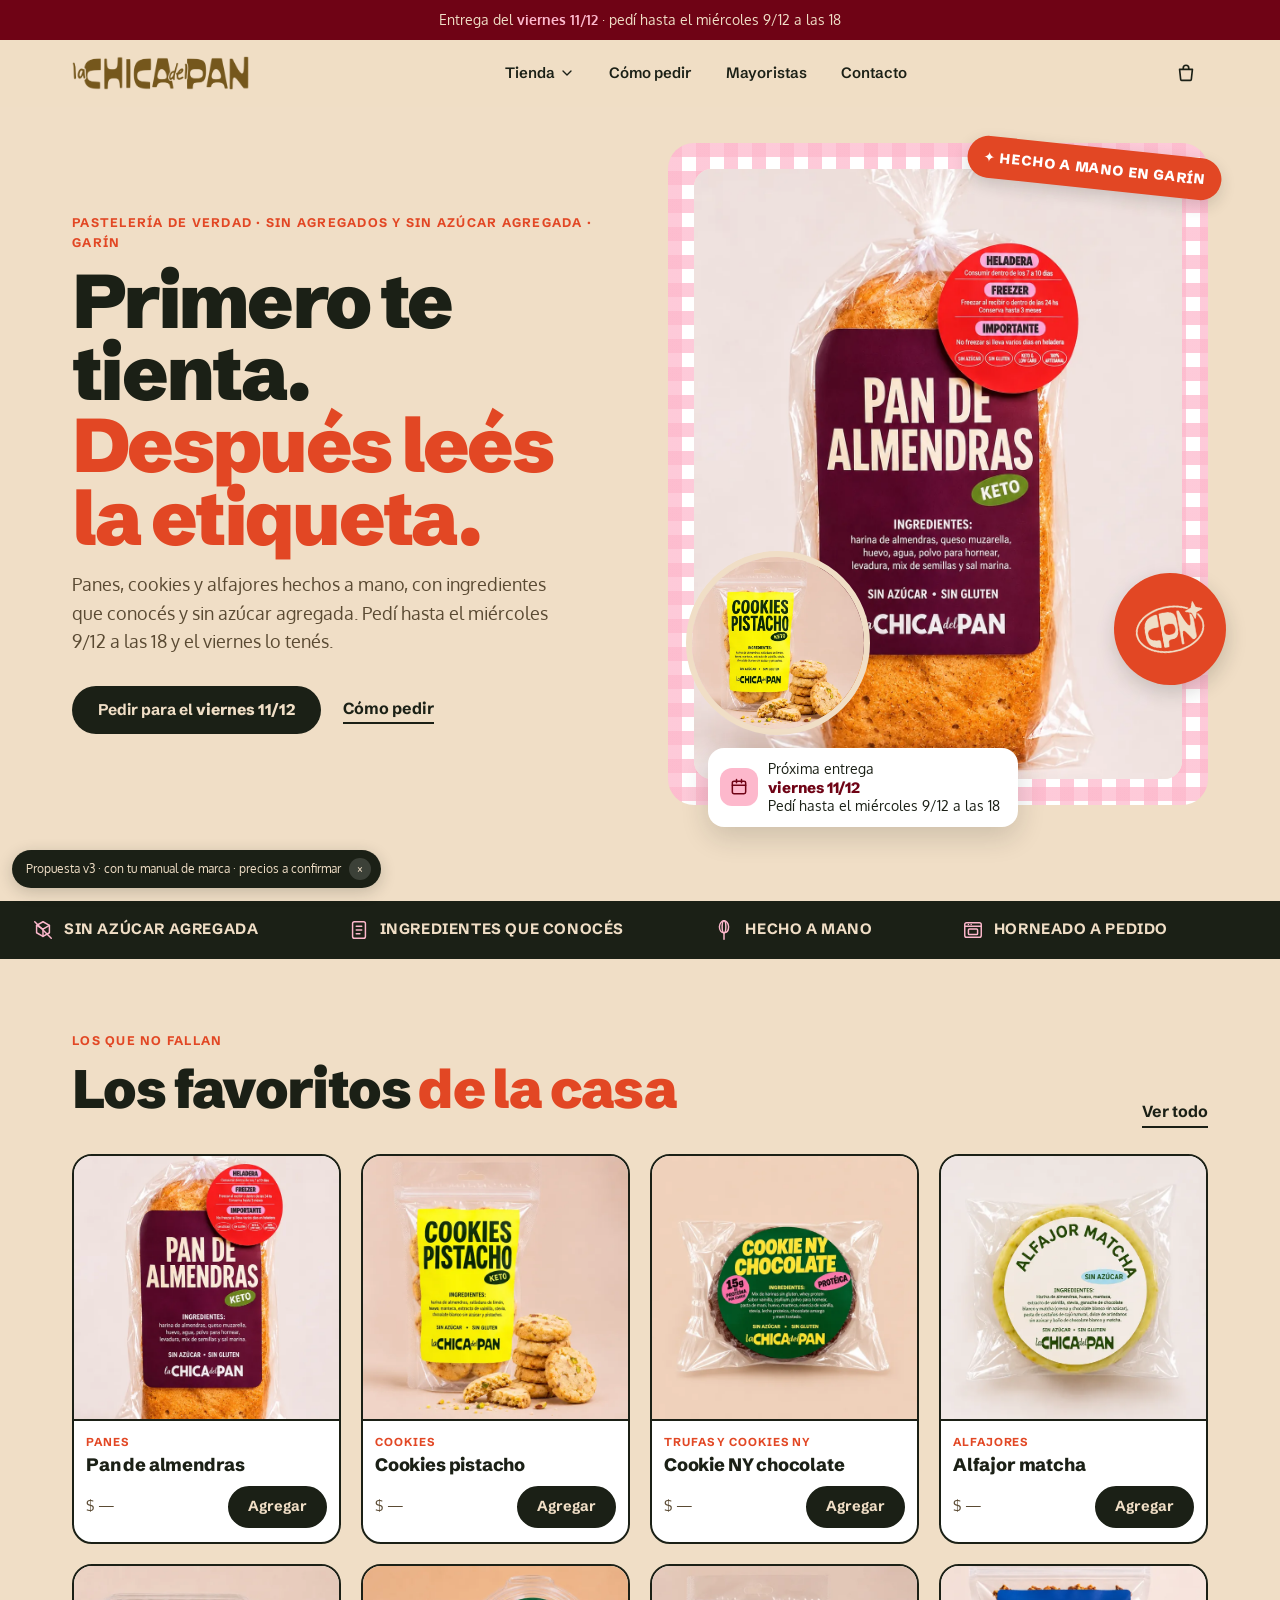
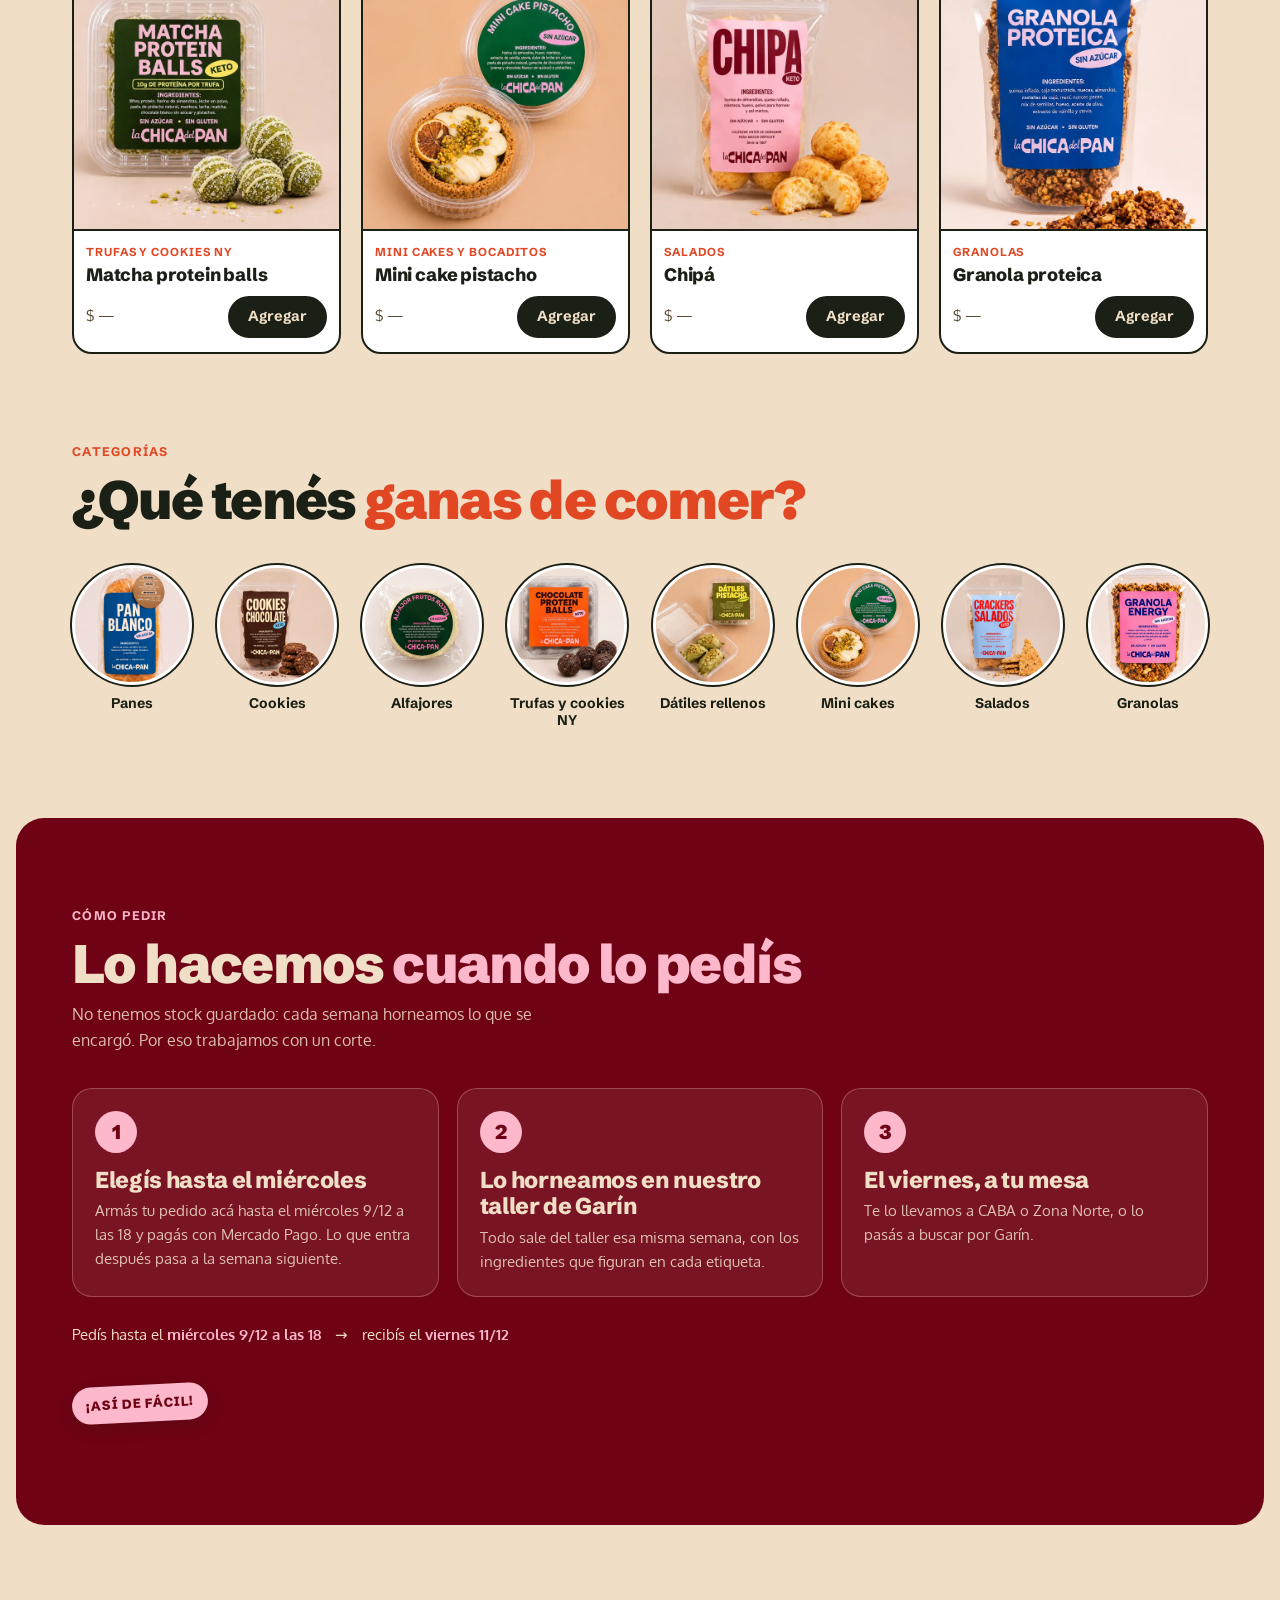
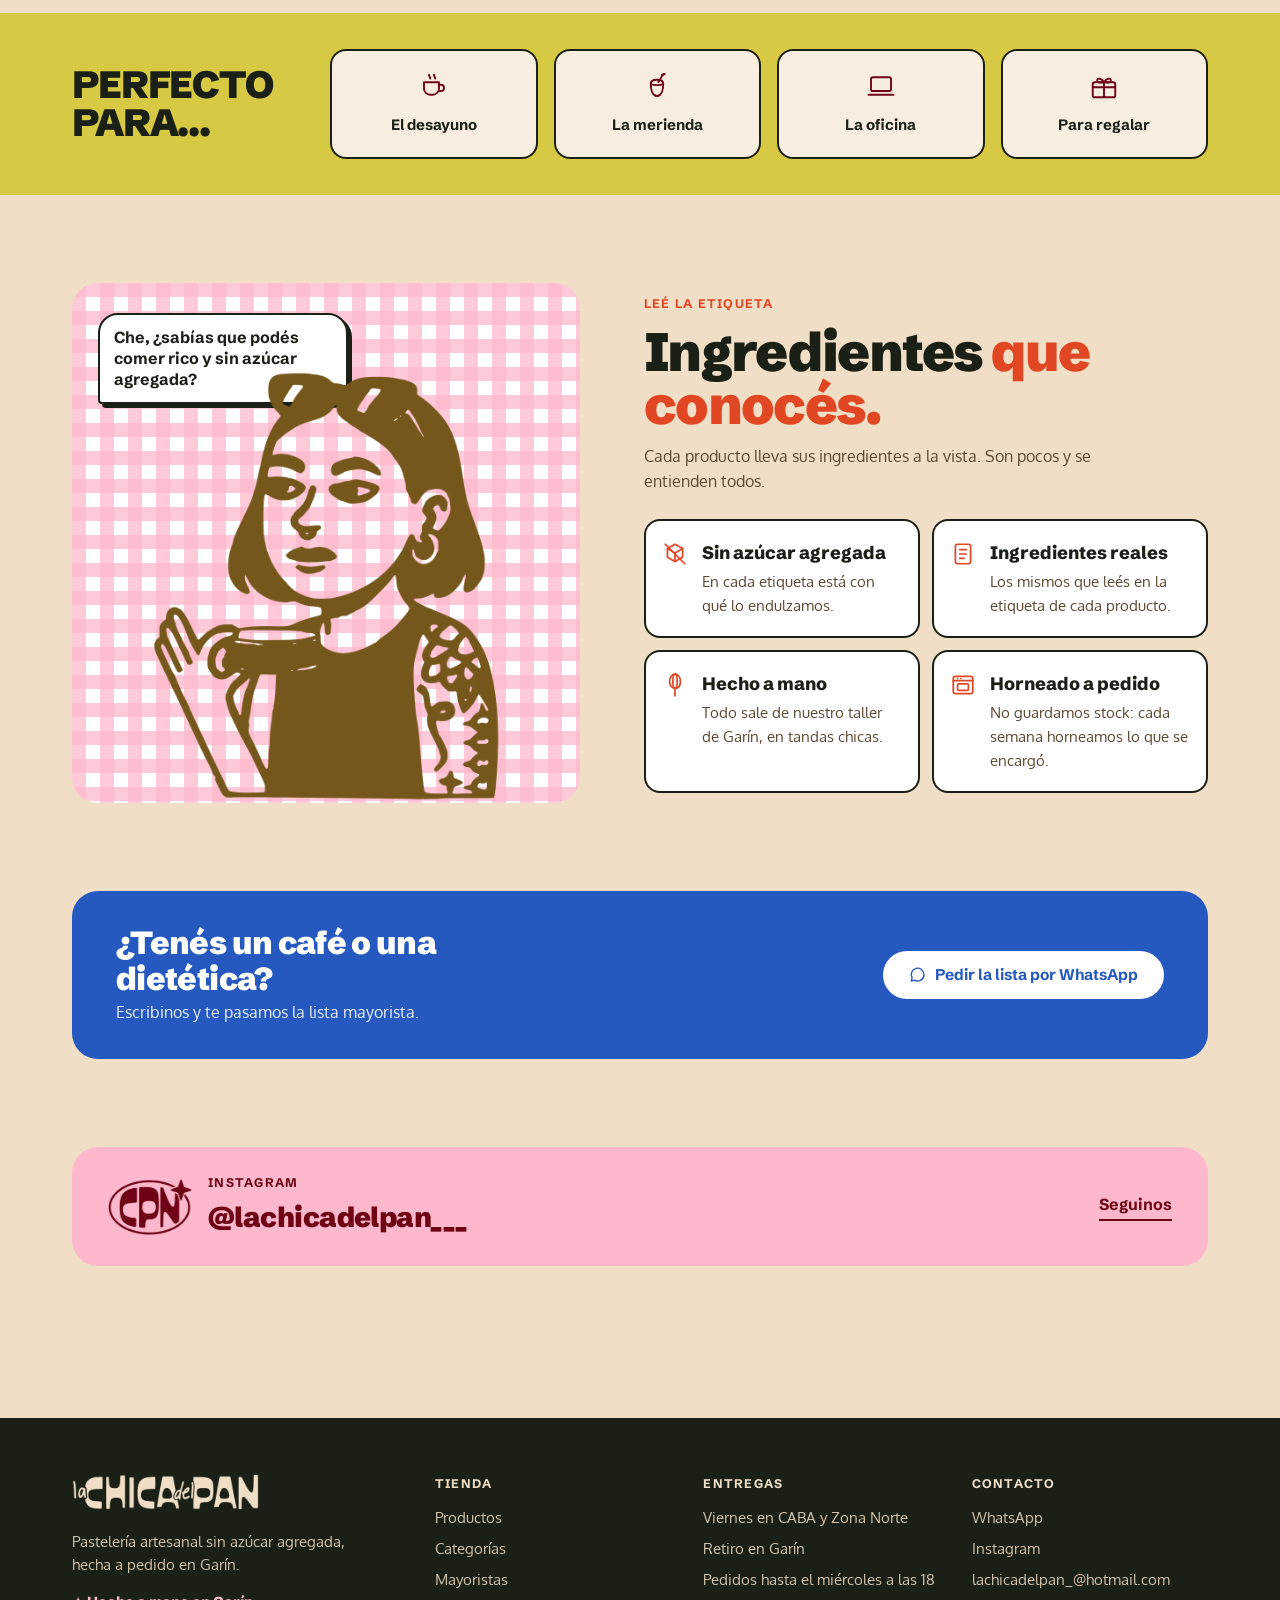
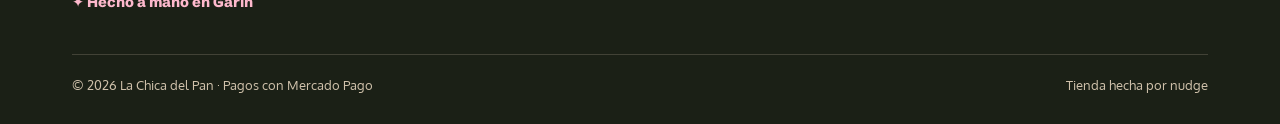
<file: index.html>
<!doctype html>
<html lang="es-AR">
<head>
<meta charset="utf-8">
<meta name="viewport" content="width=device-width, initial-scale=1, viewport-fit=cover">
<title>La Chica del Pan · Pastelería sin azúcar agregada, hecha a pedido en Garín</title>
<meta name="description" content="Panes, cookies y alfajores hechos a mano, con ingredientes que conocés y sin azúcar agregada. Hechos a pedido en Garín, entregas los viernes en CABA y Zona Norte.">
<meta name="robots" content="noindex, nofollow">
<link rel="icon" type="image/png" href="assets/marca/favicon.png">
<meta name="theme-color" content="#F0DEC6">
<link rel="preconnect" href="https://fonts.googleapis.com">
<link rel="preconnect" href="https://fonts.gstatic.com" crossorigin>
<link href="https://fonts.googleapis.com/css2?family=Oxygen:wght@300;400;700&family=Schibsted+Grotesk:wght@400..900&display=swap" rel="stylesheet">
<link rel="stylesheet" href="assets/css/style.css">
<link rel="preload" as="image" href="assets/img/pan-de-almendras-1200.webp">
</head>
<body>

<div class="cutoff-bar">Entrega del <strong data-friday>viernes</strong> · pedí hasta el <span data-cutoff>miércoles a las 18</span></div>

<header class="site-header">
  <div class="wrap header-row">
    <button class="icon-btn menu-toggle" type="button" data-open="menu" aria-controls="menu" aria-expanded="false" aria-label="Abrir menú">
      <svg viewBox="0 0 24 24" fill="none" stroke="currentColor" stroke-width="1.8" stroke-linecap="round"><path d="M4 7h16M4 12h16M4 17h10"/></svg>
    </button>
    <a class="logo" href="index.html" aria-label="La Chica del Pan, inicio"><span class="logo-img"></span></a>
    <nav class="nav-main" aria-label="Principal">
      <button class="nav-mega" type="button" aria-expanded="false" aria-controls="mega-tienda">Tienda<svg viewBox="0 0 24 24" fill="none" stroke="currentColor" stroke-width="2" stroke-linecap="round" stroke-linejoin="round" aria-hidden="true"><path d="M6 9l6 6 6-6"/></svg></button>
      <a href="#como-pedir">Cómo pedir</a>
      <a href="#mayoristas">Mayoristas</a>
      <a href="#contacto">Contacto</a>
    </nav>
    <div class="header-actions">
      <button class="icon-btn" type="button" data-open="cart" aria-controls="cart" aria-expanded="false" aria-label="Ver carrito">
        <svg viewBox="0 0 24 24" fill="none" stroke="currentColor" stroke-width="1.8" stroke-linejoin="round"><path d="M5 8h14l-1.2 11.1a1 1 0 0 1-1 .9H7.2a1 1 0 0 1-1-.9L5 8z"/><path d="M9 8V6.5a3 3 0 0 1 6 0V8"/></svg>
        <span class="cart-count" aria-live="polite">0</span>
      </button>
    </div>
  </div>
  <div class="mega" id="mega-tienda" role="region" aria-label="Tienda" hidden></div>
</header>

<div class="drawer-backdrop"></div>
<aside class="drawer drawer-left" id="menu" aria-label="Menú" aria-hidden="true" inert>
  <div class="drawer-head">
    <a class="logo" href="index.html" aria-label="La Chica del Pan, inicio"><span class="logo-img"></span></a>
    <button class="icon-btn" type="button" data-close aria-label="Cerrar menú"><svg viewBox="0 0 24 24" fill="none" stroke="currentColor" stroke-width="1.8" stroke-linecap="round"><path d="M6 6l12 12M18 6L6 18"/></svg></button>
  </div>
  <nav class="mobile-nav" aria-label="Menú celular">
    <p class="mobile-tit">Tienda</p>
    <div class="mobile-cats" data-mobile-cats></div>
    <a href="#tienda">Ver toda la tienda</a>
    <a href="#como-pedir">Cómo pedir</a>
    <a href="#mayoristas">Mayoristas</a>
    <a href="#contacto">Contacto</a>
  </nav>
  <div class="mobile-nav-foot">Horneamos a pedido en nuestro taller de Garín. Entregas los viernes en CABA y Zona Norte.</div>
</aside>
<aside class="drawer drawer-right" id="cart" aria-label="Carrito" aria-hidden="true" inert>
  <div class="drawer-head">
    <h2>Tu pedido</h2>
    <button class="icon-btn" type="button" data-close aria-label="Cerrar carrito"><svg viewBox="0 0 24 24" fill="none" stroke="currentColor" stroke-width="1.8" stroke-linecap="round"><path d="M6 6l12 12M18 6L6 18"/></svg></button>
  </div>
  <p class="cart-empty">Tu pedido está vacío. ¿Arrancamos por unas <a href="#tienda" data-close>cookies</a>?</p>
  <ul class="cart-items"></ul>
  <div class="cart-foot" hidden>
    <div class="cart-row"><span>Total</span><span class="cart-total-qty"></span></div>
    <button class="btn btn-primary" type="button" disabled title="En la demo de WooCommerce">Elegir entrega y pagar</button>
    <p>Entrega el <span data-friday>viernes</span> o retiro en Garín. Pagás con Mercado Pago.</p>
  </div>
</aside>

<main>
  <section class="hero">
    <div class="wrap hero-grid">
      <div class="hero-copy">
        <p class="eyebrow">Pastelería de verdad · sin agregados y sin azúcar agregada · Garín</p>
        <h1>Primero te tienta. <em>Después leés la etiqueta.</em></h1>
        <p class="hero-lede">Panes, cookies y alfajores hechos a mano, con ingredientes que conocés y sin azúcar agregada. Pedí hasta el <span data-cutoff>miércoles a las 18</span> y el viernes lo tenés.</p>
        <div class="hero-ctas">
          <a class="btn btn-primary btn-fecha" href="#tienda"><span>Pedir para el <b data-friday>viernes</b></span></a>
          <a class="link-flecha" href="#como-pedir">Cómo pedir</a>
        </div>
      </div>
      <div class="hero-media cuadrille">
        <figure class="hero-foto"><img src="assets/img/pan-de-almendras-1200.webp" alt="Pan de almendras en su bolsa con etiqueta bordó" width="1086" height="1448" fetchpriority="high"></figure>
        <figure class="hero-chica"><img src="assets/img/cookies-pistacho-640.webp" alt="Cookies de pistacho junto a su bolsa" width="640" height="640"></figure>
        <span class="sticker hero-sticker">✦ Hecho a mano en Garín</span>
        <span class="hero-iso" aria-hidden="true"><span class="iso"></span></span>
        <div class="fecha-card" role="note">
          <span class="ico"><svg viewBox="0 0 24 24" fill="none" stroke="currentColor" stroke-width="1.8" stroke-linecap="round" stroke-linejoin="round"><rect x="4" y="5" width="16" height="15" rx="2"/><path d="M4 10h16M9 3v4M15 3v4"/></svg></span>
          <span>Próxima entrega<strong data-friday>viernes</strong>Pedí hasta el <span data-cutoff>miércoles a las 18</span></span>
        </div>
      </div>
    </div>
  </section>

  <div class="attrs" aria-label="Cómo lo hacemos">
    <ul class="wrap">
      <li><svg viewBox="0 0 24 24" fill="none" stroke="currentColor" stroke-width="1.6" stroke-linecap="round" stroke-linejoin="round"><path d="M12 3l7 4v8l-7 4-7-4V7z"/><path d="M5 7l7 4 7-4M12 11v8"/><path d="M3 3l18 18"/></svg>Sin azúcar agregada</li>
      <li><svg viewBox="0 0 24 24" fill="none" stroke="currentColor" stroke-width="1.6" stroke-linecap="round" stroke-linejoin="round"><rect x="5" y="3" width="14" height="18" rx="2"/><path d="M9 8h6M9 12h6M9 16h4"/></svg>Ingredientes que conocés</li>
      <li><svg viewBox="0 0 24 24" fill="none" stroke="currentColor" stroke-width="1.6" stroke-linecap="round" stroke-linejoin="round"><path d="M12 22v-7"/><path d="M12 15c-3 0-5-3-5-6.5S9.5 2 12 2s5 2.5 5 6.5S15 15 12 15z"/><path d="M12 15c-1.2 0-2-3-2-6.5S10.8 2 12 2s2 2.5 2 6.5-.8 6.5-2 6.5z"/></svg>Hecho a mano</li>
      <li><svg viewBox="0 0 24 24" fill="none" stroke="currentColor" stroke-width="1.6" stroke-linecap="round" stroke-linejoin="round"><rect x="3" y="4" width="18" height="16" rx="2"/><path d="M3 8h18"/><rect x="7" y="11" width="10" height="6" rx="1"/><path d="M7 6h.01M10 6h.01"/></svg>Horneado a pedido</li>
    </ul>
  </div>

  <section class="section section-first" id="tienda">
    <div class="wrap">
      <div class="section-head">
        <div>
          <p class="eyebrow">Los que no fallan</p>
          <h2 class="titulo">Los favoritos <em>de la casa</em></h2>
        </div>
        <a class="link-flecha" href="#categorias">Ver todo</a>
      </div>
      <div class="prod-grid" data-products="pan-de-almendras,cookies-pistacho,cookie-ny-chocolate,alfajor-matcha,matcha-protein-balls,mini-cake-pistacho,chipa,granola-proteica"></div>
    </div>
  </section>

  <section class="section" id="categorias" style="padding-top:0">
    <div class="wrap">
      <div class="section-head">
        <div>
          <p class="eyebrow">Categorías</p>
          <h2 class="titulo">¿Qué tenés <em>ganas de comer?</em></h2>
        </div>
      </div>
      <nav class="cats" aria-label="Categorías, deslizá para ver más">
        <a class="cat" href="#tienda"><figure><img src="assets/img/pan-blanco-640.webp" alt="" loading="lazy" width="640" height="853"></figure><span>Panes</span></a>
        <a class="cat" href="#tienda"><figure><img src="assets/img/cookies-chocolate-640.webp" alt="" loading="lazy" width="640" height="640"></figure><span>Cookies</span></a>
        <a class="cat" href="#tienda"><figure><img src="assets/img/alfajor-frutos-rojos-640.webp" alt="" loading="lazy" width="640" height="853"></figure><span>Alfajores</span></a>
        <a class="cat" href="#tienda"><figure><img src="assets/img/chocolate-protein-balls-640.webp" alt="" loading="lazy" width="640" height="640"></figure><span>Trufas y cookies NY</span></a>
        <a class="cat" href="#tienda"><figure><img src="assets/img/datiles-pistacho-640.webp" alt="" loading="lazy" width="640" height="640"></figure><span>Dátiles rellenos</span></a>
        <a class="cat" href="#tienda"><figure><img src="assets/img/mini-cake-pistacho-640.webp" alt="" loading="lazy" width="640" height="640"></figure><span>Mini cakes</span></a>
        <a class="cat" href="#tienda"><figure><img src="assets/img/crackers-salados-640.webp" alt="" loading="lazy" width="640" height="640"></figure><span>Salados</span></a>
        <a class="cat" href="#tienda"><figure><img src="assets/img/granola-energy-640.webp" alt="" loading="lazy" width="640" height="853"></figure><span>Granolas</span></a>
      </nav>
    </div>
  </section>

  <section class="section how" id="como-pedir">
    <div class="wrap">
      <p class="eyebrow">Cómo pedir</p>
      <h2 class="titulo">Lo hacemos <em>cuando lo pedís</em></h2>
      <p class="bajada">No tenemos stock guardado: cada semana horneamos lo que se encargó. Por eso trabajamos con un corte.</p>
      <ol class="steps">
        <li><h3>Elegís hasta el <span data-cutoff-day>miércoles</span></h3><p>Armás tu pedido acá hasta el <span data-cutoff>miércoles a las 18</span> y pagás con Mercado Pago. Lo que entra después pasa a la semana siguiente.</p></li>
        <li><h3>Lo horneamos en nuestro taller de Garín</h3><p>Todo sale del taller esa misma semana, con los ingredientes que figuran en cada etiqueta.</p></li>
        <li><h3>El viernes, a tu mesa</h3><p>Te lo llevamos a CABA o Zona Norte, o lo pasás a buscar por Garín.</p></li>
      </ol>
      <p class="next-date"><span>Pedís hasta el <strong data-cutoff>miércoles a las 18</strong></span><span aria-hidden="true">→</span><span>recibís el <strong data-friday>viernes</strong></span></p>
      <p><span class="sticker sticker--rosa">¡Así de fácil!</span></p>
    </div>
  </section>

  <section class="para" aria-label="Perfecto para">
    <div class="wrap para-row">
      <p class="para-titulo">Perfecto para…</p>
      <ul>
        <li><svg viewBox="0 0 24 24" fill="none" stroke="currentColor" stroke-width="1.5" stroke-linecap="round" stroke-linejoin="round"><path d="M4 9h12v5a5 5 0 0 1-5 5H9a5 5 0 0 1-5-5V9z"/><path d="M16 11h1.5a2.5 2.5 0 0 1 0 5H16"/><path d="M8 3c0 1.5 1 1.5 1 3M12 3c0 1.5 1 1.5 1 3"/></svg>El desayuno</li>
        <li><svg viewBox="0 0 24 24" fill="none" stroke="currentColor" stroke-width="1.5" stroke-linecap="round" stroke-linejoin="round"><path d="M7 10c0-1.6 1.2-3 5-3s5 1.4 5 3c0 4-1 10-5 10s-5-6-5-10z"/><path d="M7.2 10.5c2 1 7.6 1 9.6 0"/><path d="M13 9l4-6.5"/><path d="M16 3l2.2-.6"/></svg>La merienda</li>
        <li><svg viewBox="0 0 24 24" fill="none" stroke="currentColor" stroke-width="1.5" stroke-linecap="round" stroke-linejoin="round"><rect x="4" y="5" width="16" height="11" rx="1.5"/><path d="M2 19h20"/></svg>La oficina</li>
        <li><svg viewBox="0 0 24 24" fill="none" stroke="currentColor" stroke-width="1.5" stroke-linecap="round" stroke-linejoin="round"><rect x="3" y="9" width="18" height="12" rx="1.5"/><path d="M3 13h18M12 9v12"/><path d="M12 9c-1.5-3-5.5-4-5.5-1.5S10 9 12 9zM12 9c1.5-3 5.5-4 5.5-1.5S14 9 12 9z"/></svg>Para regalar</li>
      </ul>
    </div>
  </section>

  <section class="section">
    <div class="wrap etiqueta">
      <figure class="etiqueta-arte cuadrille">
        <span class="burbuja">Che, ¿sabías que podés comer rico y sin azúcar agregada?</span>
        <span class="ilustracion" role="img" aria-label="Ilustración de Katia, La Chica del Pan"></span>
      </figure>
      <div>
        <p class="eyebrow">Leé la etiqueta</p>
        <h2 class="titulo">Ingredientes <em>que conocés.</em></h2>
        <p class="bajada">Cada producto lleva sus ingredientes a la vista. Son pocos y se entienden todos.</p>
        <div class="benefits">
          <div class="benefit"><svg viewBox="0 0 24 24" fill="none" stroke="currentColor" stroke-width="1.6" stroke-linecap="round" stroke-linejoin="round"><path d="M12 3l7 4v8l-7 4-7-4V7z"/><path d="M5 7l7 4 7-4M12 11v8"/><path d="M3 3l18 18"/></svg><div><h3>Sin azúcar agregada</h3><p>En cada etiqueta está con qué lo endulzamos.</p></div></div>
          <div class="benefit"><svg viewBox="0 0 24 24" fill="none" stroke="currentColor" stroke-width="1.6" stroke-linecap="round" stroke-linejoin="round"><rect x="5" y="3" width="14" height="18" rx="2"/><path d="M9 8h6M9 12h6M9 16h4"/></svg><div><h3>Ingredientes reales</h3><p>Los mismos que leés en la etiqueta de cada producto.</p></div></div>
          <div class="benefit"><svg viewBox="0 0 24 24" fill="none" stroke="currentColor" stroke-width="1.6" stroke-linecap="round" stroke-linejoin="round"><path d="M12 22v-7"/><path d="M12 15c-3 0-5-3-5-6.5S9.5 2 12 2s5 2.5 5 6.5S15 15 12 15z"/><path d="M12 15c-1.2 0-2-3-2-6.5S10.8 2 12 2s2 2.5 2 6.5-.8 6.5-2 6.5z"/></svg><div><h3>Hecho a mano</h3><p>Todo sale de nuestro taller de Garín, en tandas chicas.</p></div></div>
          <div class="benefit"><svg viewBox="0 0 24 24" fill="none" stroke="currentColor" stroke-width="1.6" stroke-linecap="round" stroke-linejoin="round"><rect x="3" y="4" width="18" height="16" rx="2"/><path d="M3 8h18"/><rect x="7" y="11" width="10" height="6" rx="1"/><path d="M7 6h.01M10 6h.01"/></svg><div><h3>Horneado a pedido</h3><p>No guardamos stock: cada semana horneamos lo que se encargó.</p></div></div>
        </div>
      </div>
    </div>
  </section>

  <section class="section" id="mayoristas" style="padding-top:0">
    <div class="wrap">
      <div class="ws-band">
        <p><strong>¿Tenés un café o una dietética?</strong> Escribinos y te pasamos la lista mayorista.</p>
        <a class="btn btn-primary" href="#" data-wa="Hola! Tengo un café / una dietética y quiero la lista mayorista de La Chica del Pan."><svg viewBox="0 0 24 24" fill="none" stroke="currentColor" stroke-width="1.8" stroke-linejoin="round"><path d="M20 11.5a8.5 8.5 0 0 1-12.6 7.4L3 20l1.2-4.2A8.5 8.5 0 1 1 20 11.5z"/></svg>Pedir la lista por WhatsApp</a>
      </div>
    </div>
  </section>

  <section class="section" style="padding-top:0">
    <div class="wrap">
      <div class="ig-band">
        <div class="ig-izq"><span class="iso" aria-hidden="true"></span><p><span class="eyebrow">Instagram</span><strong>@lachicadelpan___</strong></p></div>
        <a class="link-flecha" href="https://www.instagram.com/lachicadelpan___/" target="_blank" rel="noopener">Seguinos</a>
      </div>
    </div>
  </section>
</main>

<footer class="site-footer" id="contacto">
  <div class="wrap">
    <div class="foot-grid">
      <div>
        <a class="logo" href="index.html" aria-label="La Chica del Pan, inicio"><span class="logo-img"></span></a>
        <p style="margin:14px 0 0;max-width:32ch">Pastelería artesanal sin azúcar agregada, hecha a pedido en Garín.</p>
        <span class="foot-tag">✦ Hecho a mano en Garín</span>
      </div>
      <div>
        <h3>Tienda</h3>
        <ul><li><a href="#tienda">Productos</a></li><li><a href="#categorias">Categorías</a></li><li><a href="#mayoristas">Mayoristas</a></li></ul>
      </div>
      <div>
        <h3>Entregas</h3>
        <ul><li>Viernes en CABA y Zona Norte</li><li>Retiro en Garín</li><li>Pedidos hasta el miércoles a las 18</li></ul>
      </div>
      <div>
        <h3>Contacto</h3>
        <ul><li><a href="#" data-wa="Hola! Quería hacerles una consulta.">WhatsApp</a></li><li><a href="https://www.instagram.com/lachicadelpan___/" target="_blank" rel="noopener">Instagram</a></li><li><a href="mailto:lachicadelpan_@hotmail.com">lachicadelpan_@hotmail.com</a></li></ul>
      </div>
    </div>
    <div class="foot-bottom"><span>© 2026 La Chica del Pan · Pagos con Mercado Pago</span><span>Tienda hecha por nudge</span></div>
  </div>
</footer>

<div class="proposal-pill" role="note"><span>Propuesta v3 · con tu manual de marca · precios a confirmar</span><button type="button" aria-label="Ocultar aviso">×</button></div>
<div class="toast" role="status" aria-live="polite"><span class="toast-msg"></span><button type="button">Ver pedido</button></div>

<script src="assets/js/data.js"></script>
<script src="assets/js/main.js"></script>
</body>
</html>
</file>
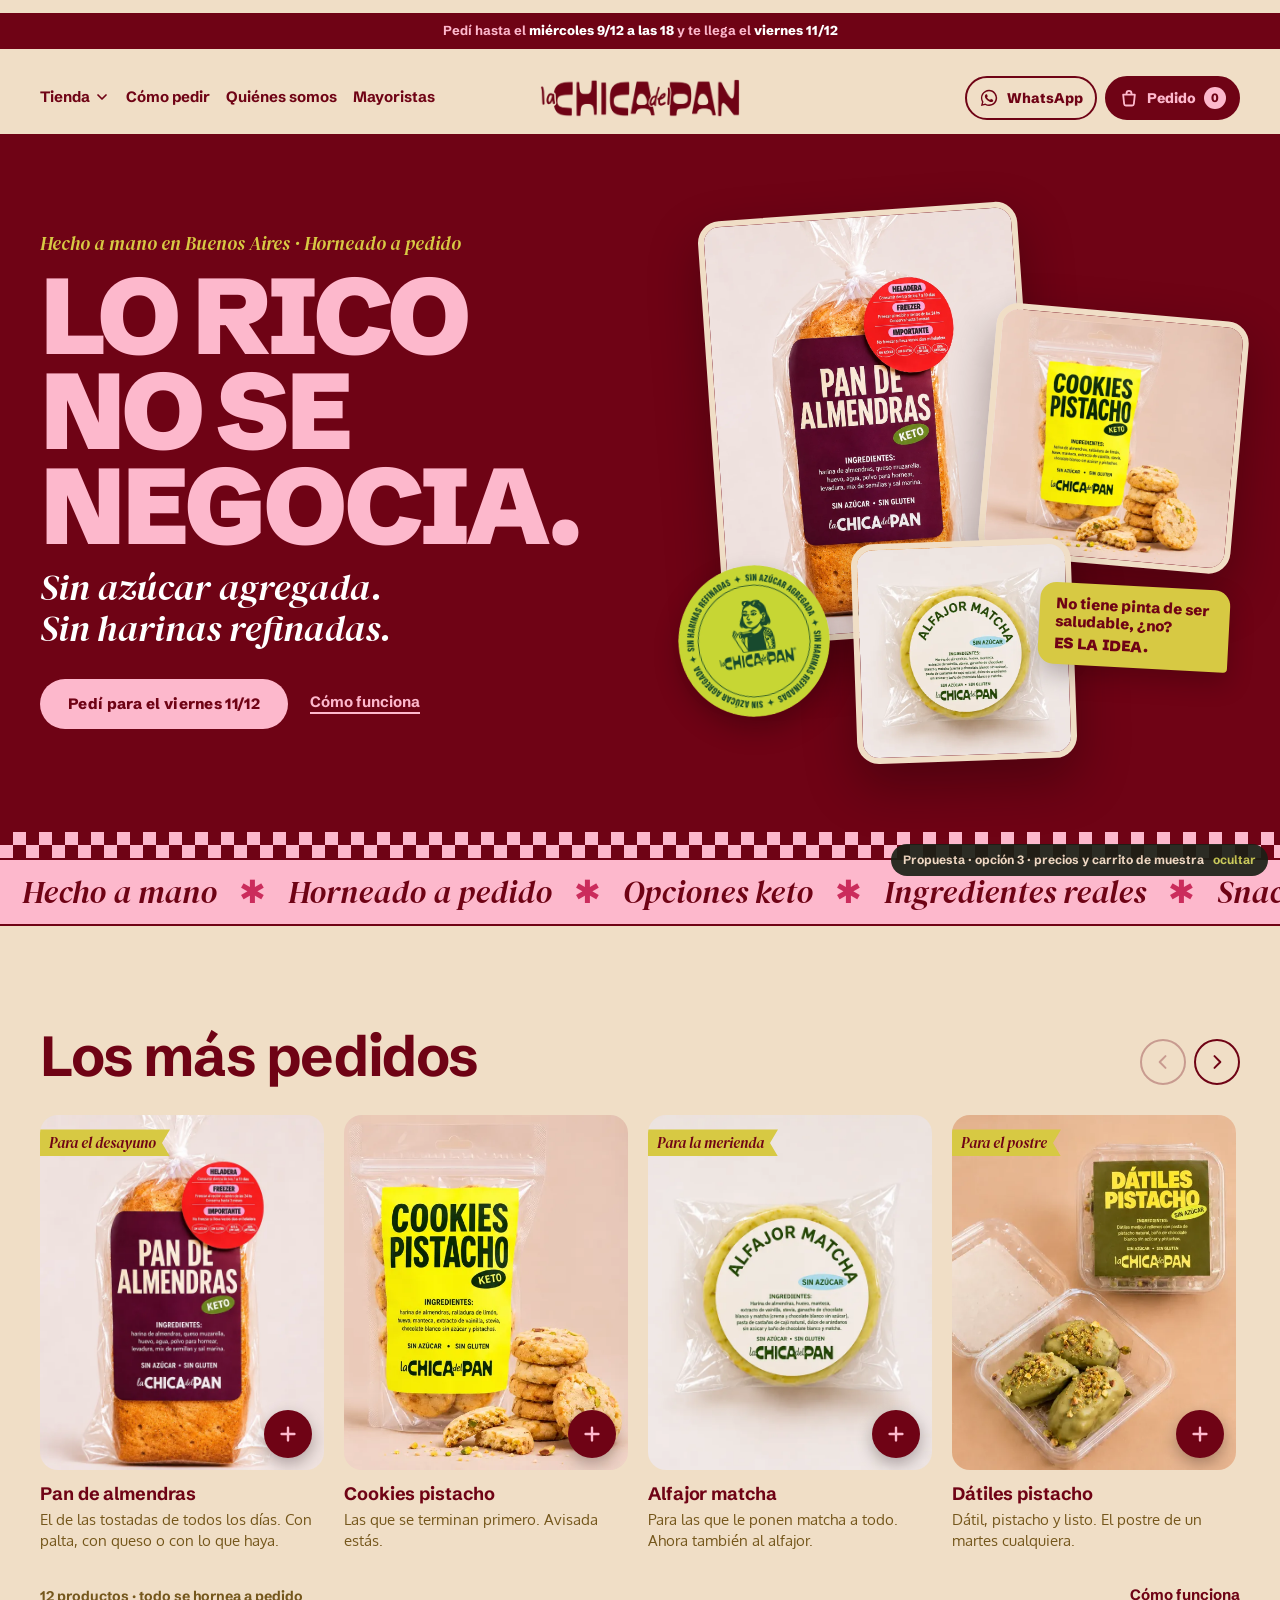
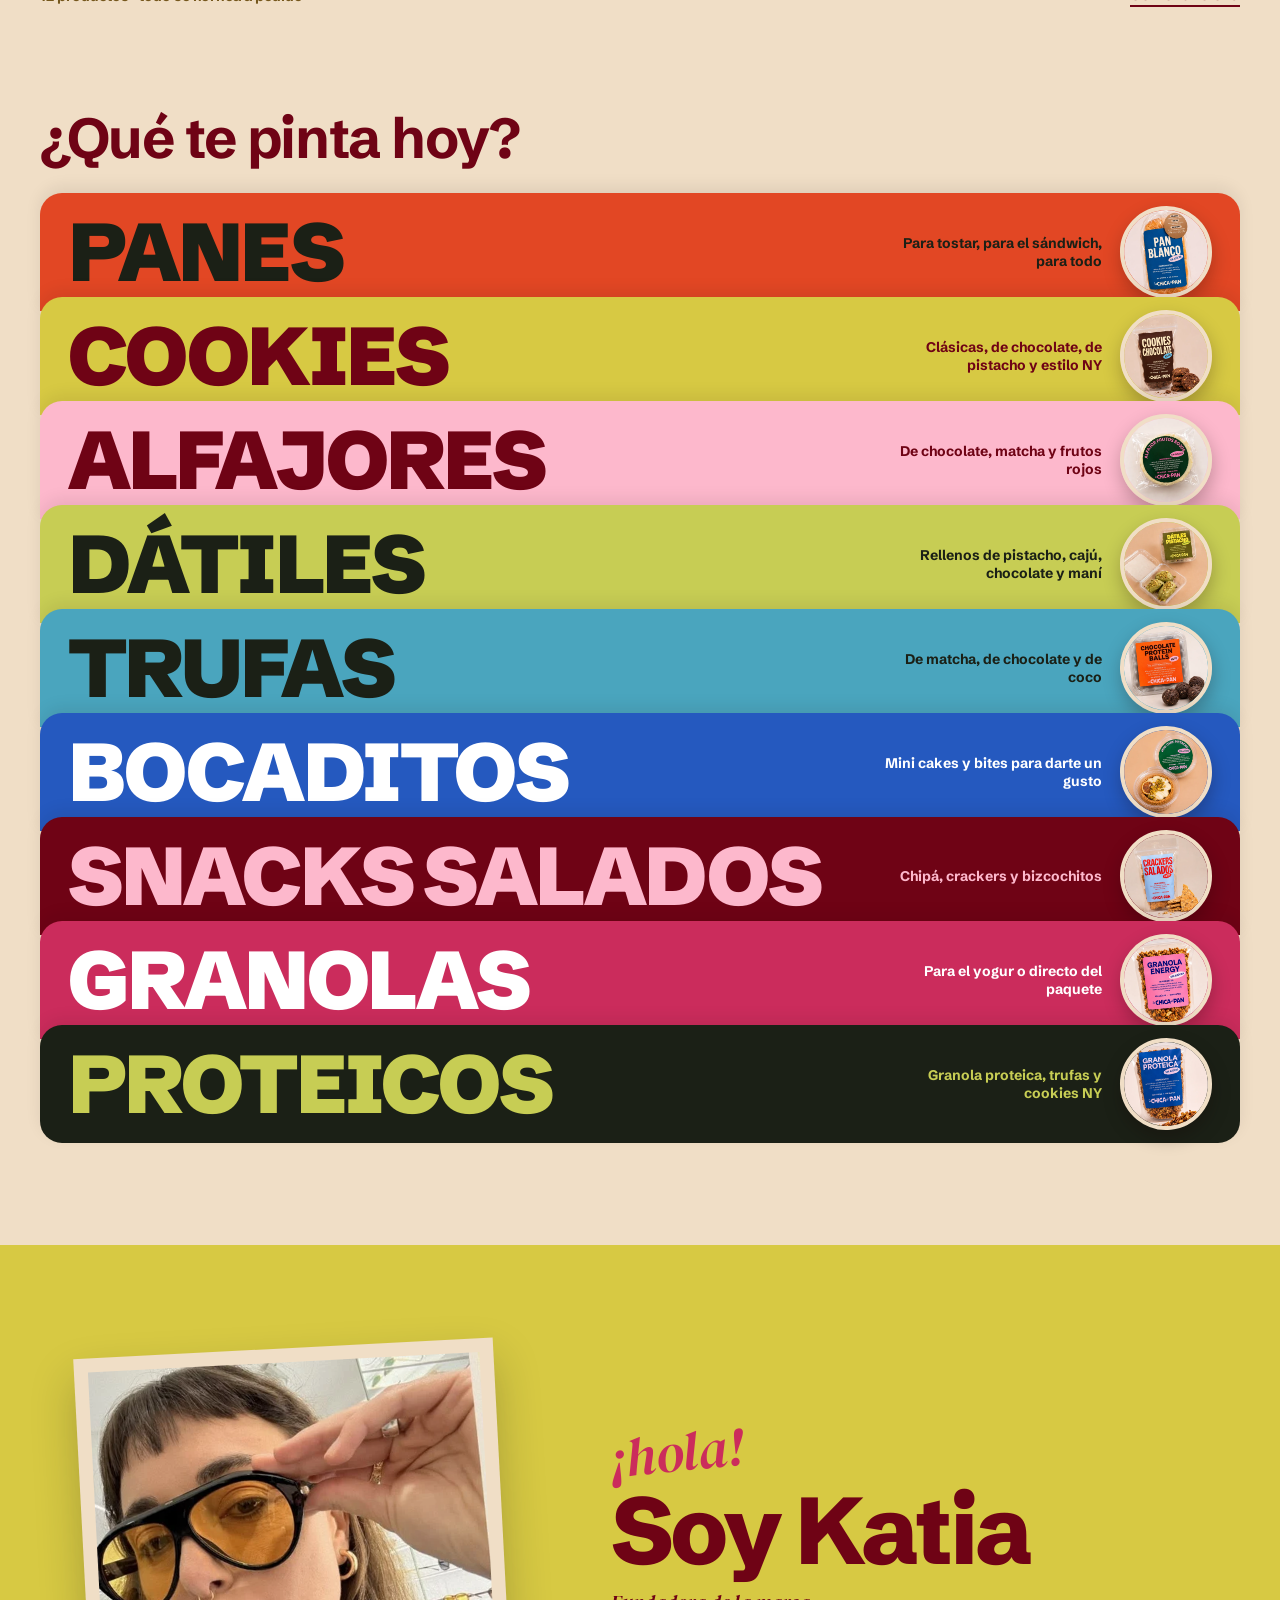
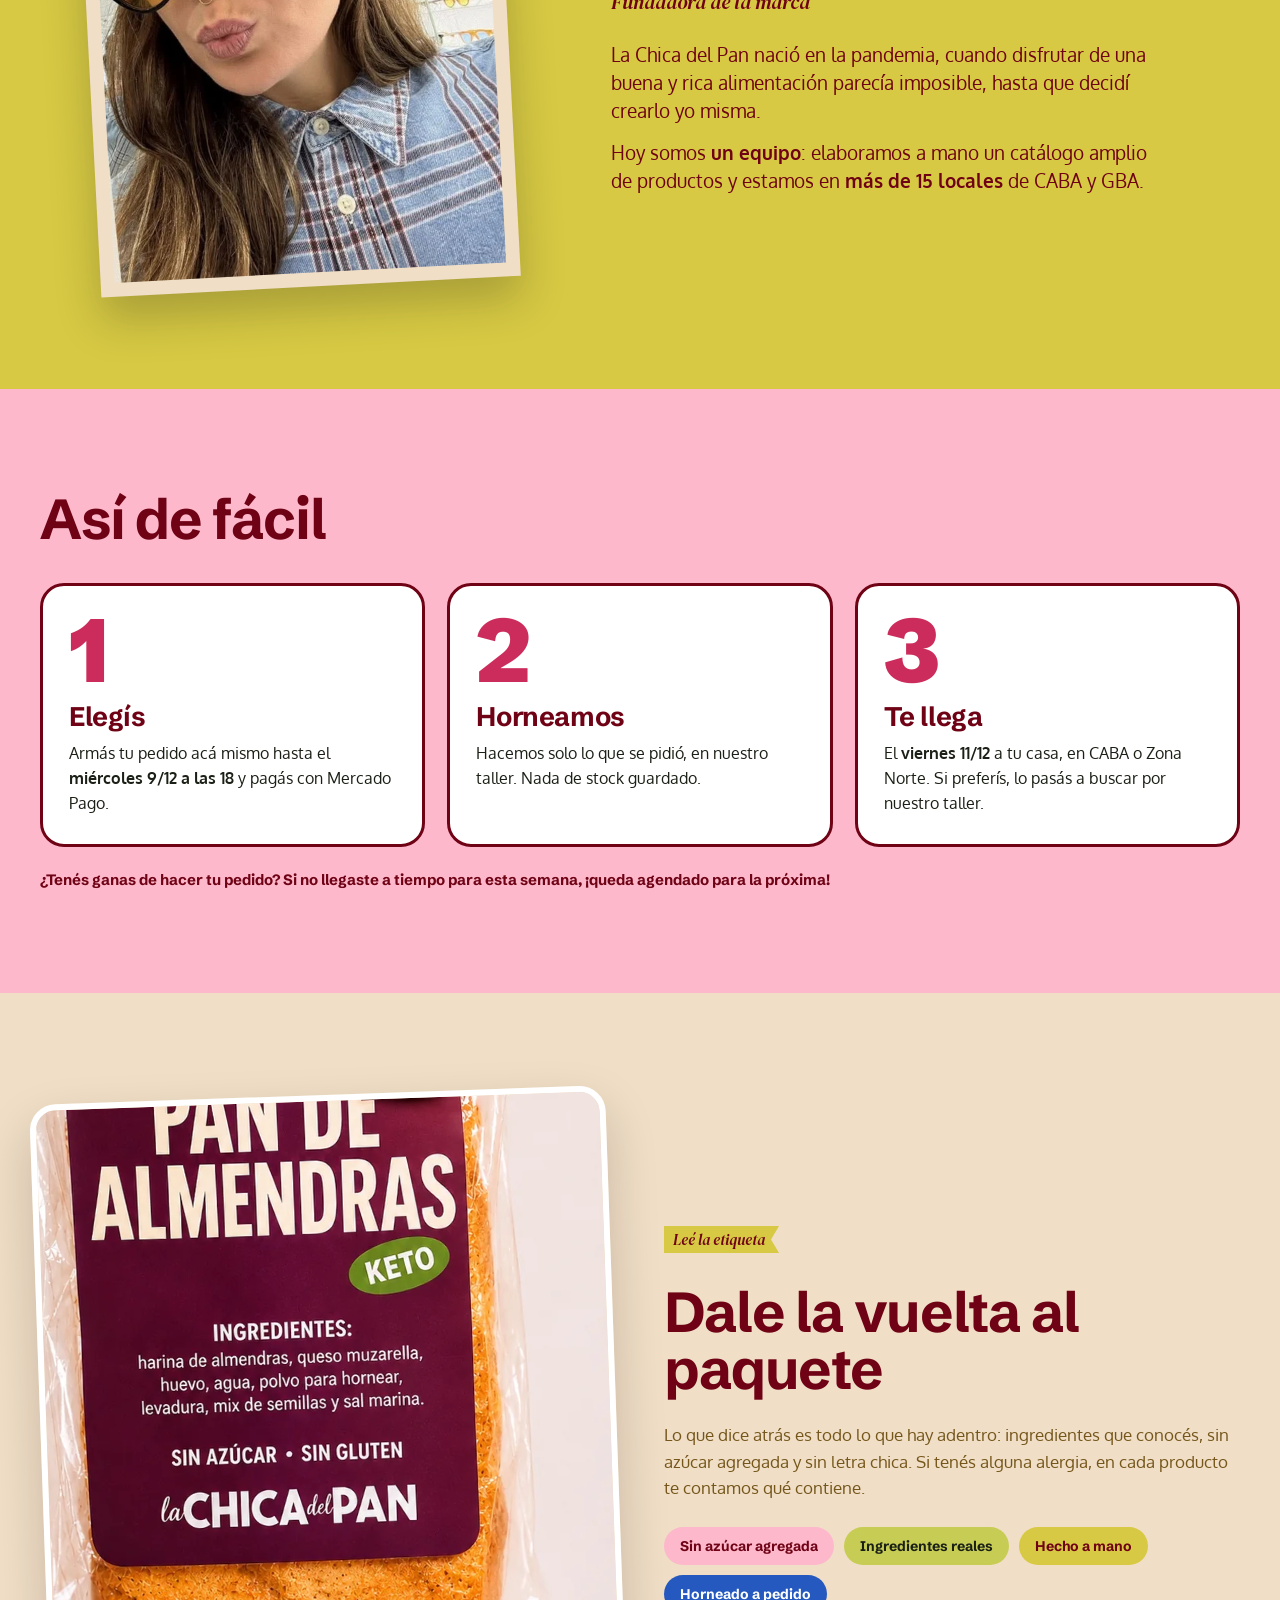
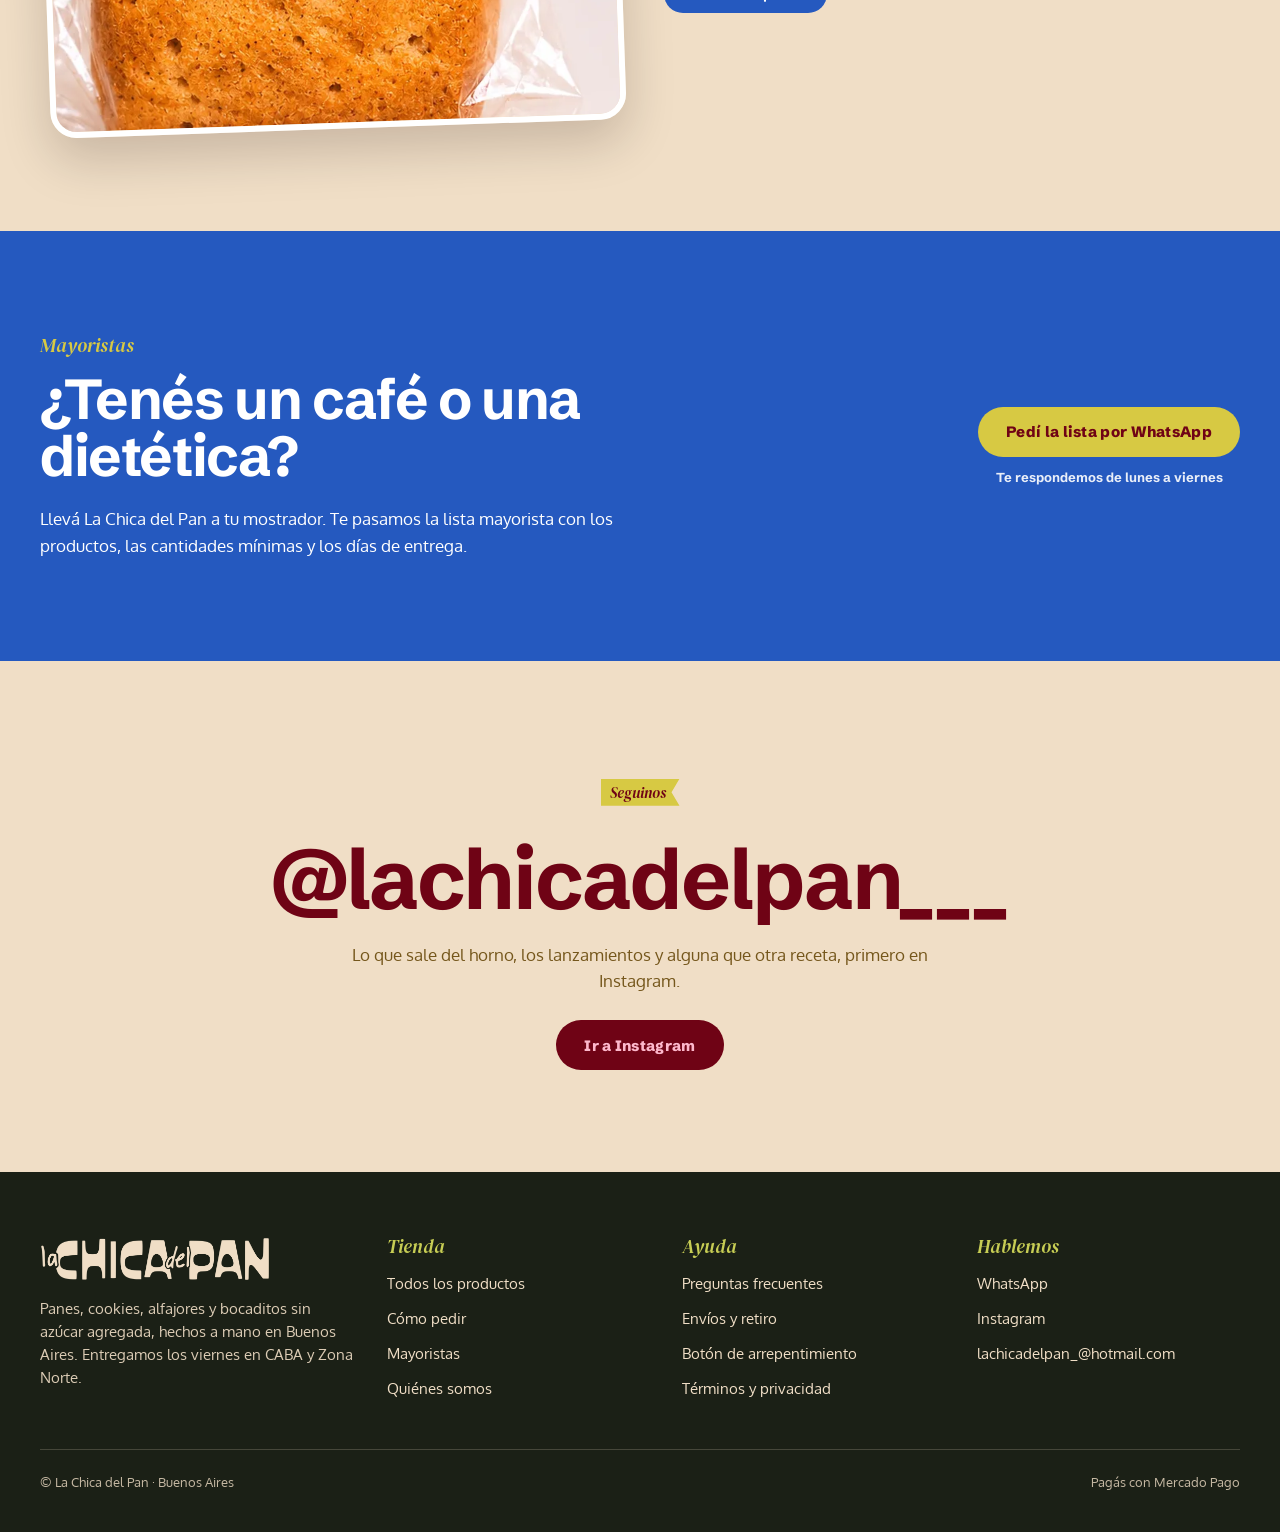
<file: opcion-3/index.html>
<!doctype html>
<html lang="es-AR">
<head>
<meta charset="utf-8">
<meta name="viewport" content="width=device-width, initial-scale=1">
<meta name="robots" content="noindex, nofollow">
<title>La Chica del Pan · Lo rico no se negocia</title>
<meta name="description" content="Panes, cookies, alfajores y bocaditos sin azúcar agregada, hechos a mano y horneados a pedido. Pedí hasta el miércoles y te llega el viernes.">
<link rel="icon" href="../assets/marca/favicon.png">
<link rel="preconnect" href="https://fonts.googleapis.com">
<link rel="preconnect" href="https://fonts.gstatic.com" crossorigin>
<link href="https://fonts.googleapis.com/css2?family=DM+Serif+Display:ital@0;1&family=Oxygen:wght@300;400;700&family=Schibsted+Grotesk:wght@400..900&display=swap" rel="stylesheet">
<link rel="stylesheet" href="o3.css">
</head>
<body>
<a class="sr-only" href="#contenido">Ir al contenido</a>

<p class="topbar">Pedí hasta el <strong data-corte>miércoles a las 18</strong> y te llega el <strong data-viernes>viernes</strong></p>

<header class="header">
  <div class="wrap header-in">
    <nav class="nav" aria-label="Principal">
      <button type="button" class="nav-tienda" data-mega-btn aria-expanded="false" aria-controls="mega">Tienda <svg viewBox="0 0 24 24" fill="none" stroke="currentColor" stroke-width="2.6" stroke-linecap="round" stroke-linejoin="round" aria-hidden="true"><path d="M6 9l6 6 6-6"/></svg></button>
      <a href="#como-pedir">Cómo pedir</a>
      <a href="#katia">Quiénes somos</a>
      <a href="#mayoristas">Mayoristas</a>
    </nav>
    <button type="button" class="ico-btn menu-btn" data-abrir="menu" aria-controls="menu" aria-expanded="false" aria-label="Abrir el menú">
      <svg viewBox="0 0 24 24" fill="none" stroke="currentColor" stroke-width="2.4" stroke-linecap="round"><path d="M4 7h16M4 12h16M4 17h10"/></svg>
    </button>
    <a href="index.html" class="logo" aria-label="La Chica del Pan, inicio"></a>
    <div class="acciones">
      <a class="ico-btn" href="#" data-wa="¡Hola! Quiero hacer una consulta." aria-label="Escribinos por WhatsApp">
        <svg viewBox="0 0 24 24" fill="currentColor"><path d="M12 2.2A9.7 9.7 0 0 0 3.6 16.7L2.3 21.7l5.1-1.3A9.7 9.7 0 1 0 12 2.2Zm0 17.7a8 8 0 0 1-4.1-1.1l-.3-.2-3 .8.8-2.9-.2-.3A8 8 0 1 1 12 19.9Zm4.4-6c-.2-.1-1.4-.7-1.7-.8-.2-.1-.4-.1-.5.1l-.7.9c-.1.2-.3.2-.5.1a6.6 6.6 0 0 1-3.3-2.9c-.2-.4.2-.4.7-1.2.1-.2 0-.3 0-.4l-.8-1.8c-.2-.5-.4-.4-.5-.4h-.5a.9.9 0 0 0-.7.3 2.8 2.8 0 0 0-.9 2.1 4.9 4.9 0 0 0 1 2.6 11.2 11.2 0 0 0 4.3 3.8c1.6.7 2.2.7 3 .6.5-.1 1.4-.6 1.6-1.1.2-.6.2-1 .1-1.1l-.5-.3Z"/></svg>
        <span class="wa-txt">WhatsApp</span>
      </a>
      <button type="button" class="ico-btn carrito-btn" data-abrir="pedido" aria-controls="pedido" aria-expanded="false" aria-label="Ver tu pedido">
        <svg viewBox="0 0 24 24" fill="none" stroke="currentColor" stroke-width="2.2" stroke-linejoin="round"><path d="M5 8h14l-1.2 11.2a2 2 0 0 1-2 1.8H8.2a2 2 0 0 1-2-1.8L5 8Z"/><path d="M9 8V6.5a3 3 0 0 1 6 0V8"/></svg>
        <span class="carrito-txt">Pedido</span><span class="contador">0</span>
      </button>
    </div>
  </div>
  <div class="mega" id="mega" data-mega hidden></div>
</header>

<main id="contenido">

<section class="hero" aria-labelledby="hero-t">
  <div class="hero-in">
    <div>
      <p class="eyebrow">Hecho a mano en Buenos Aires · Horneado a pedido</p>
      <h1 class="mega-t" id="hero-t"><span>Lo rico</span> <span>no se</span> <span>negocia.</span></h1>
      <p class="t-l hero-si"><span>Sin azúcar agregada.</span> <span>Sin harinas refinadas.</span></p>
      <div class="hero-ctas">
        <a class="btn btn-rosa" href="#tienda"><span>Pedí para el <span data-viernes>viernes</span></span></a>
        <a class="link" href="#como-pedir">Cómo funciona</a>
      </div>
    </div>
    <div class="collage" aria-hidden="true">
      <div class="foto f1"><img src="../assets/img/pan-de-almendras-1200.webp" alt="" width="1200" height="1600"></div>
      <div class="foto f2"><img src="../assets/img/cookies-pistacho-640.webp" alt="" width="640" height="640"></div>
      <div class="foto f3"><img src="../assets/img/alfajor-matcha-640.webp" alt="" width="640" height="853"></div>
      <img class="sello" src="../assets/img/sello-lima-640.webp" alt="" width="640" height="640">
      <p class="globo">No tiene pinta de ser saludable, ¿no? <strong>ES LA IDEA.</strong></p>
    </div>
  </div>
</section>

<div class="marquesina" aria-label="Hecho a mano, horneado a pedido, opciones keto, ingredientes reales, snacks de verdad, entregas los viernes en CABA y Zona Norte">
  <div class="marquesina-in" aria-hidden="true">
    <p><span>Hecho a mano</span><i>✱</i><span>Horneado a pedido</span><i>✱</i><span>Opciones keto</span><i>✱</i><span>Ingredientes reales</span><i>✱</i><span>Snacks de verdad</span><i>✱</i><span>Entregas los viernes en CABA y Zona Norte</span><i>✱</i></p>
    <p><span>Hecho a mano</span><i>✱</i><span>Horneado a pedido</span><i>✱</i><span>Opciones keto</span><i>✱</i><span>Ingredientes reales</span><i>✱</i><span>Snacks de verdad</span><i>✱</i><span>Entregas los viernes en CABA y Zona Norte</span><i>✱</i></p>
  </div>
</div>

<section class="sec" id="tienda" aria-labelledby="tienda-t">
  <div class="wrap">
    <div class="sec-head">
      <h2 class="t-xl" id="tienda-t">Los más pedidos</h2>
      <div class="flechas">
        <button type="button" class="flecha" data-flecha="-1" aria-label="Ver los anteriores"><svg viewBox="0 0 24 24" fill="none" stroke="currentColor" stroke-width="2.4" stroke-linecap="round" stroke-linejoin="round"><path d="M15 5l-7 7 7 7"/></svg></button>
        <button type="button" class="flecha" data-flecha="1" aria-label="Ver los siguientes"><svg viewBox="0 0 24 24" fill="none" stroke="currentColor" stroke-width="2.4" stroke-linecap="round" stroke-linejoin="round"><path d="M9 5l7 7-7 7"/></svg></button>
      </div>
    </div>
    <div class="carril" id="carril" aria-live="polite"></div>
    <div class="tienda-pie">
      <span><span id="cuenta"></span> · todo se hornea a pedido</span>
      <a class="link" href="index.html#tienda" data-cat="mas" data-volver hidden>Ver los más pedidos</a>
      <a class="link" href="#como-pedir">Cómo funciona</a>
    </div>
  </div>
</section>

<section class="sec bandas-sec" aria-labelledby="bandas-t">
  <div class="wrap">
    <div class="sec-head"><h2 class="t-xl" id="bandas-t">¿Qué te pinta hoy?</h2></div>
    <div class="bandas">
      <a class="banda" href="#tienda" data-cat="panes"></a>
      <a class="banda" href="#tienda" data-cat="cookies"></a>
      <a class="banda" href="#tienda" data-cat="alfajores"></a>
      <a class="banda" href="#tienda" data-cat="datiles"></a>
      <a class="banda" href="#tienda" data-cat="trufas"></a>
      <a class="banda" href="#tienda" data-cat="bocaditos"></a>
      <a class="banda" href="#tienda" data-cat="salados"></a>
      <a class="banda" href="#tienda" data-cat="granolas"></a>
      <a class="banda" href="#tienda" data-cat="proteicos"></a>
    </div>
  </div>
</section>

<section class="sec katia" id="katia" aria-labelledby="katia-t">
  <div class="wrap katia-in">
    <figure class="katia-foto"><img src="../assets/img/katia-foto.webp" alt="Katia, fundadora de La Chica del Pan" width="522" height="680" loading="lazy"></figure>
    <div class="katia-txt">
      <p class="katia-hola" aria-hidden="true">¡hola!</p>
      <h2 class="katia-t" id="katia-t"><span class="sr-only">¡Hola! </span>Soy Katia</h2>
      <p class="katia-rol">Fundadora de la marca</p>
      <p>La Chica del Pan nació en la pandemia, cuando disfrutar de una buena y rica alimentación parecía imposible, hasta que decidí crearlo yo misma.</p>
      <p>Hoy somos <strong>un equipo</strong>: elaboramos a mano un catálogo amplio de productos y estamos en <strong>más de 15 locales</strong> de CABA y GBA.</p>
    </div>
  </div>
</section>

<section class="sec pasos-sec" id="como-pedir" aria-labelledby="pasos-t">
  <div class="wrap">
    <h2 class="t-xl" id="pasos-t">Así de fácil</h2>
    <ol class="pasos">
      <li><span class="n">1</span><h3>Elegís</h3><p>Armás tu pedido acá mismo hasta el <strong data-corte>miércoles a las 18</strong> y pagás con Mercado Pago.</p></li>
      <li><span class="n">2</span><h3>Horneamos</h3><p>Hacemos solo lo que se pidió, en nuestro taller. Nada de stock guardado.</p></li>
      <li><span class="n">3</span><h3>Te llega</h3><p>El <strong data-viernes>viernes</strong> a tu casa, en CABA o Zona Norte. Si preferís, lo pasás a buscar por nuestro taller.</p></li>
    </ol>
    <p class="pasos-nota">¿Tenés ganas de hacer tu pedido? Si no llegaste a tiempo para esta semana, ¡queda agendado para la próxima!</p>
  </div>
</section>

<section class="sec etiqueta" id="etiqueta" aria-labelledby="etiqueta-t">
  <div class="wrap etiqueta-in">
    <div class="etiqueta-foto"><img src="../assets/img/pan-de-almendras-etiqueta-1200.webp" alt="La etiqueta del pan de almendras, con la lista de ingredientes" width="710" height="780"></div>
    <div>
      <p class="flag">Leé la etiqueta</p>
      <h2 class="t-xl" id="etiqueta-t" style="margin-top:16px">Dale la vuelta al paquete</h2>
      <p class="bajada">Lo que dice atrás es todo lo que hay adentro: ingredientes que conocés, sin azúcar agregada y sin letra chica. Si tenés alguna alergia, en cada producto te contamos qué contiene.</p>
      <ul class="sellos">
        <li style="--c:#FDB8CC">Sin azúcar agregada</li>
        <li style="--c:#C7CD54;--t:#1B2016">Ingredientes reales</li>
        <li style="--c:#D7C943">Hecho a mano</li>
        <li style="--c:#2559BF;--t:#FFFFFF">Horneado a pedido</li>
      </ul>
    </div>
  </div>
</section>

<section class="sec mayo" id="mayoristas" aria-labelledby="mayo-t">
  <div class="wrap mayo-in">
    <div>
      <p class="eyebrow">Mayoristas</p>
      <h2 class="t-xl" id="mayo-t">¿Tenés un café o una dietética?</h2>
      <p class="bajada">Llevá La Chica del Pan a tu mostrador. Te pasamos la lista mayorista con los productos, las cantidades mínimas y los días de entrega.</p>
    </div>
    <div class="mayo-cta">
      <a class="btn" href="#" data-wa="¡Hola! Tengo un local y quiero la lista mayorista de La Chica del Pan.">Pedí la lista por WhatsApp</a>
      <small>Te respondemos de lunes a viernes</small>
    </div>
  </div>
</section>

<section class="sec insta" aria-labelledby="insta-t">
  <div class="wrap">
    <p class="flag">Seguinos</p>
    <h2 class="t-xl" id="insta-t" style="margin-top:16px"><a href="https://www.instagram.com/lachicadelpan___/" target="_blank" rel="noopener" style="text-decoration:none">@lachicadelpan___</a></h2>
    <p class="bajada">Lo que sale del horno, los lanzamientos y alguna que otra receta, primero en Instagram.</p>
    <a class="btn btn-bordo" href="https://www.instagram.com/lachicadelpan___/" target="_blank" rel="noopener">Ir a Instagram</a>
  </div>
</section>

</main>

<footer class="pie">
  <div class="wrap">
    <div class="pie-top">
      <div>
        <span class="logo" role="img" aria-label="La Chica del Pan"></span>
        <p>Panes, cookies, alfajores y bocaditos sin azúcar agregada, hechos a mano en Buenos Aires. Entregamos los viernes en CABA y Zona Norte.</p>
      </div>
      <div>
        <h4>Tienda</h4>
        <ul><li><a href="#tienda">Todos los productos</a></li><li><a href="#como-pedir">Cómo pedir</a></li><li><a href="#mayoristas">Mayoristas</a></li><li><a href="#katia">Quiénes somos</a></li></ul>
      </div>
      <div>
        <h4>Ayuda</h4>
        <ul><li><a href="#">Preguntas frecuentes</a></li><li><a href="#">Envíos y retiro</a></li><li><a href="#">Botón de arrepentimiento</a></li><li><a href="#">Términos y privacidad</a></li></ul>
      </div>
      <div>
        <h4>Hablemos</h4>
        <ul><li><a href="#" data-wa="¡Hola! Quiero hacer una consulta.">WhatsApp</a></li><li><a href="https://www.instagram.com/lachicadelpan___/" target="_blank" rel="noopener">Instagram</a></li><li><a href="mailto:lachicadelpan_@hotmail.com">lachicadelpan_@hotmail.com</a></li></ul>
      </div>
    </div>
    <div class="pie-base"><span>© La Chica del Pan · Buenos Aires</span><span>Pagás con Mercado Pago</span></div>
  </div>
</footer>

<div class="capa" aria-hidden="true"></div>
<aside class="cajon cajon-der" id="pedido" aria-label="Tu pedido" aria-hidden="true" inert>
  <div class="cajon-head"><h2>Tu pedido</h2><button type="button" class="cerrar" data-cerrar aria-label="Cerrar el pedido">✕</button></div>
  <div class="cajon-body">
    <div class="items"></div>
    <form class="envio" data-envio novalidate hidden>
      <label class="envio-t" for="cp">Calculá el envío</label>
      <div class="envio-fila">
        <input id="cp" name="cp" type="text" inputmode="numeric" autocomplete="postal-code" placeholder="Tu código postal" maxlength="8" aria-describedby="cp-ayuda">
        <button type="submit" class="btn btn-bordo">Calcular</button>
      </div>
      <p class="envio-ayuda" id="cp-ayuda">Por ejemplo, 1636. Entregamos los viernes en CABA y Zona Norte.</p>
      <p class="envio-error" role="alert" hidden></p>
      <fieldset class="envio-opciones" hidden><legend class="sr-only">Cómo lo recibís</legend></fieldset>
    </form>
  </div>
  <div class="cajon-pie" hidden>
    <p>Llega el <span data-viernes>viernes</span> si lo cerrás hasta el <span data-corte>miércoles a las 18</span>.</p>
    <button type="button" class="btn btn-bordo" data-finalizar>Finalizar pedido</button>
  </div>
</aside>
<aside class="cajon cajon-izq menu-movil" id="menu" aria-label="Menú" aria-hidden="true" inert>
  <div class="cajon-head"><span class="logo" style="width:150px" role="img" aria-label="La Chica del Pan"></span><button type="button" class="cerrar" data-cerrar aria-label="Cerrar el menú">✕</button></div>
  <nav aria-label="Menú del celular"><a href="#tienda">Tienda</a><a href="#como-pedir">Cómo pedir</a><a href="#katia">Quiénes somos</a><a href="#mayoristas">Mayoristas</a></nav>
  <div class="cats" data-menu-cats></div>
</aside>
<div class="aviso" role="status" aria-live="polite"><span></span><button type="button">Ver pedido</button></div>
<p class="cinta-prop">Propuesta · opción 3 · precios y carrito de muestra <button type="button" aria-label="Ocultar este aviso">ocultar</button></p>

<script src="../assets/js/data.js"></script>
<script src="o3.js"></script>
</body>
</html>
</file>
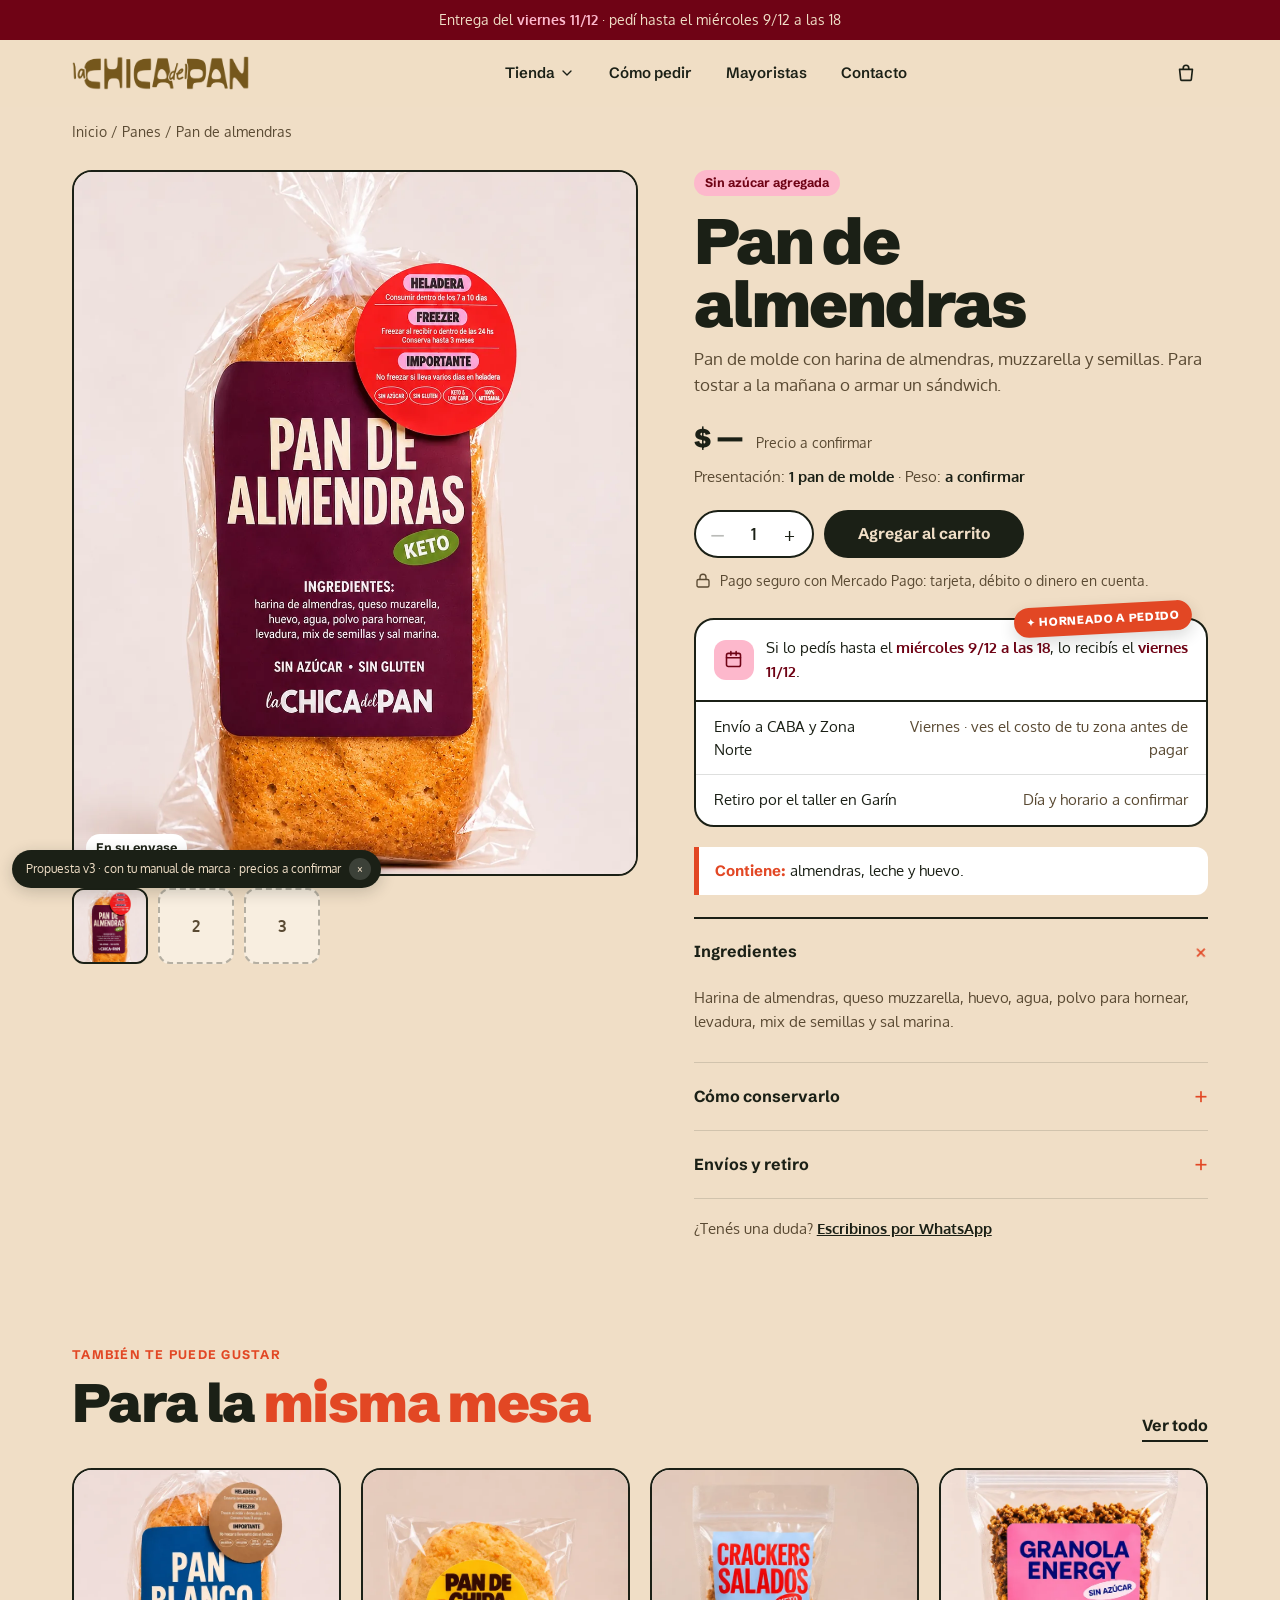
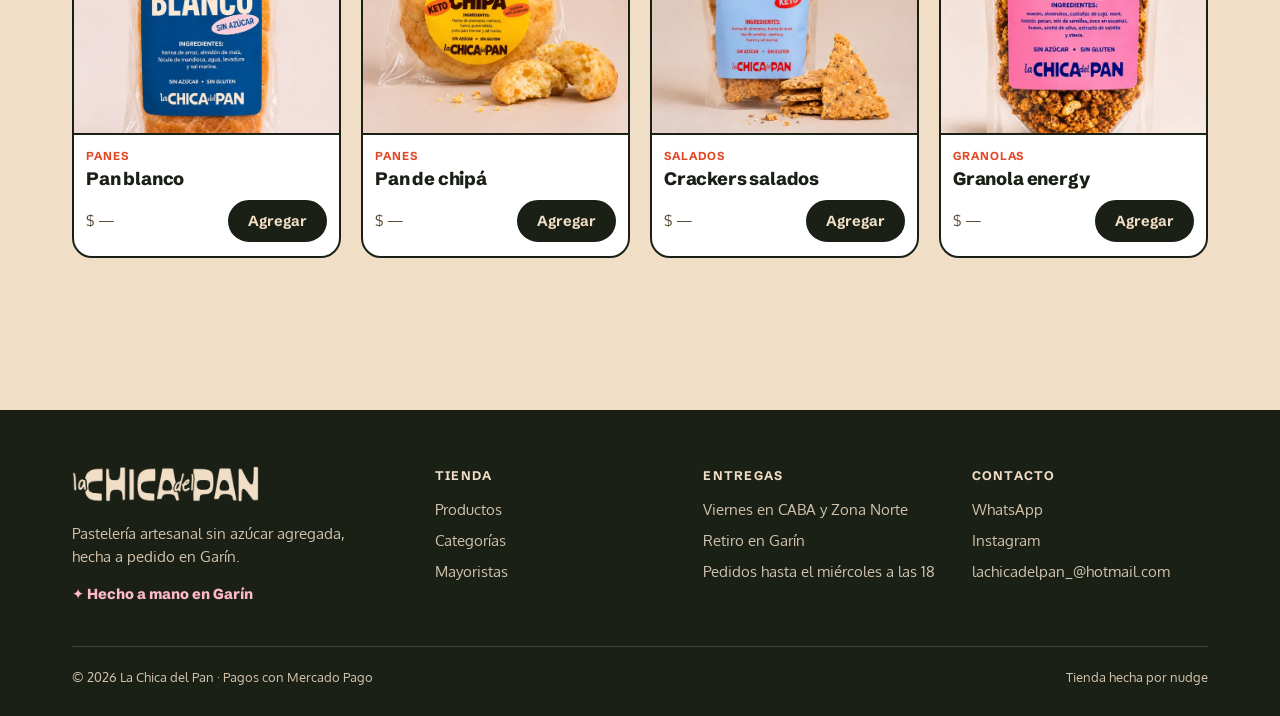
<file: producto.html>
<!doctype html>
<html lang="es-AR">
<head>
<meta charset="utf-8">
<meta name="viewport" content="width=device-width, initial-scale=1, viewport-fit=cover">
<title>Pan de almendras · La Chica del Pan</title>
<meta name="description" content="Pan de almendras sin azúcar agregada, hecho a mano y a pedido en Garín.">
<meta name="robots" content="noindex, nofollow">
<link rel="icon" type="image/png" href="assets/marca/favicon.png">
<meta name="theme-color" content="#F0DEC6">
<link rel="preconnect" href="https://fonts.googleapis.com">
<link rel="preconnect" href="https://fonts.gstatic.com" crossorigin>
<link href="https://fonts.googleapis.com/css2?family=Oxygen:wght@300;400;700&family=Schibsted+Grotesk:wght@400..900&display=swap" rel="stylesheet">
<link rel="stylesheet" href="assets/css/style.css">
<link rel="preload" as="image" href="assets/img/pan-de-almendras-1200.webp">
</head>
<body class="pdp-page">

<div class="cutoff-bar">Entrega del <strong data-friday>viernes</strong> · pedí hasta el <span data-cutoff>miércoles a las 18</span></div>

<header class="site-header">
  <div class="wrap header-row">
    <button class="icon-btn menu-toggle" type="button" data-open="menu" aria-controls="menu" aria-expanded="false" aria-label="Abrir menú">
      <svg viewBox="0 0 24 24" fill="none" stroke="currentColor" stroke-width="1.8" stroke-linecap="round"><path d="M4 7h16M4 12h16M4 17h10"/></svg>
    </button>
    <a class="logo" href="index.html" aria-label="La Chica del Pan, inicio"><span class="logo-img"></span></a>
    <nav class="nav-main" aria-label="Principal">
      <button class="nav-mega" type="button" aria-expanded="false" aria-controls="mega-tienda">Tienda<svg viewBox="0 0 24 24" fill="none" stroke="currentColor" stroke-width="2" stroke-linecap="round" stroke-linejoin="round" aria-hidden="true"><path d="M6 9l6 6 6-6"/></svg></button>
      <a href="index.html#como-pedir">Cómo pedir</a>
      <a href="index.html#mayoristas">Mayoristas</a>
      <a href="#contacto">Contacto</a>
    </nav>
    <div class="header-actions">
      <button class="icon-btn" type="button" data-open="cart" aria-controls="cart" aria-expanded="false" aria-label="Ver carrito">
        <svg viewBox="0 0 24 24" fill="none" stroke="currentColor" stroke-width="1.8" stroke-linejoin="round"><path d="M5 8h14l-1.2 11.1a1 1 0 0 1-1 .9H7.2a1 1 0 0 1-1-.9L5 8z"/><path d="M9 8V6.5a3 3 0 0 1 6 0V8"/></svg>
        <span class="cart-count" aria-live="polite">0</span>
      </button>
    </div>
  </div>
  <div class="mega" id="mega-tienda" role="region" aria-label="Tienda" hidden></div>
</header>

<div class="drawer-backdrop"></div>
<aside class="drawer drawer-left" id="menu" aria-label="Menú" aria-hidden="true" inert>
  <div class="drawer-head">
    <a class="logo" href="index.html" aria-label="La Chica del Pan, inicio"><span class="logo-img"></span></a>
    <button class="icon-btn" type="button" data-close aria-label="Cerrar menú"><svg viewBox="0 0 24 24" fill="none" stroke="currentColor" stroke-width="1.8" stroke-linecap="round"><path d="M6 6l12 12M18 6L6 18"/></svg></button>
  </div>
  <nav class="mobile-nav" aria-label="Menú celular">
    <p class="mobile-tit">Tienda</p>
    <div class="mobile-cats" data-mobile-cats></div>
    <a href="index.html#tienda">Ver toda la tienda</a>
    <a href="index.html#como-pedir">Cómo pedir</a>
    <a href="index.html#mayoristas">Mayoristas</a>
    <a href="#contacto">Contacto</a>
  </nav>
  <div class="mobile-nav-foot">Horneamos a pedido en nuestro taller de Garín. Entregas los viernes en CABA y Zona Norte.</div>
</aside>
<aside class="drawer drawer-right" id="cart" aria-label="Carrito" aria-hidden="true" inert>
  <div class="drawer-head">
    <h2>Tu pedido</h2>
    <button class="icon-btn" type="button" data-close aria-label="Cerrar carrito"><svg viewBox="0 0 24 24" fill="none" stroke="currentColor" stroke-width="1.8" stroke-linecap="round"><path d="M6 6l12 12M18 6L6 18"/></svg></button>
  </div>
  <p class="cart-empty">Tu pedido está vacío. ¿Arrancamos por unas <a href="index.html#tienda">cookies</a>?</p>
  <ul class="cart-items"></ul>
  <div class="cart-foot" hidden>
    <div class="cart-row"><span>Total</span><span class="cart-total-qty"></span></div>
    <button class="btn btn-primary" type="button" disabled title="En la demo de WooCommerce">Elegir entrega y pagar</button>
    <p>Entrega el <span data-friday>viernes</span> o retiro en Garín. Pagás con Mercado Pago.</p>
  </div>
</aside>

<main>
  <div class="wrap">
    <nav class="crumbs" aria-label="Ruta"><a href="index.html">Inicio</a> / <a href="index.html#categorias">Panes</a> / <span aria-current="page">Pan de almendras</span></nav>
    <div class="pdp">
      <div class="gallery">
        <div class="gallery-main" tabindex="0" aria-label="Fotos del producto, deslizá para ver más">
          <figure><img src="assets/img/pan-de-almendras-1200.webp" alt="Pan de almendras en su bolsa, con la etiqueta bordó" width="1086" height="1448" fetchpriority="high"><figcaption>En su envase</figcaption></figure>
          <figure class="foto-falta"><div><strong>Fuera del envase</strong><span>Foto en producción</span></div><figcaption>Fuera del envase</figcaption></figure>
          <figure class="foto-falta"><div><strong>Para comer</strong><span>Foto en producción</span></div><figcaption>Para comer</figcaption></figure>
        </div>
        <div class="gallery-dots" aria-hidden="true"><span></span><span></span><span></span></div>
        <div class="thumbs">
          <button type="button" aria-label="Foto 1: en su envase"><img src="assets/img/pan-de-almendras-640.webp" alt=""></button>
          <button type="button" aria-label="Foto 2: fuera del envase" class="foto-falta"><span>2</span></button>
          <button type="button" aria-label="Foto 3: para comer" class="foto-falta"><span>3</span></button>
        </div>
      </div>

      <div class="pdp-info">
        <div class="tags"><span class="tag tag-base">Sin azúcar agregada</span></div>
        <h1>Pan de almendras</h1>
        <p class="pdp-sub">Pan de molde con harina de almendras, muzzarella y semillas. Para tostar a la mañana o armar un sándwich.</p>
        <div class="pdp-price"><span class="amount">$ —</span><small>Precio a confirmar</small></div>
        <p class="pdp-pres">Presentación: <strong>1 pan de molde</strong> · Peso: <strong>a confirmar</strong></p>

        <div class="buy-row">
          <div class="qty" role="group" aria-label="Cantidad">
            <button type="button" data-qty="-1" aria-label="Restar uno">−</button>
            <output aria-live="polite">1</output>
            <button type="button" data-qty="1" aria-label="Sumar uno">+</button>
          </div>
          <button class="btn btn-primary" type="button" data-add-pdp="pan-de-almendras">Agregar al carrito</button>
        </div>
        <p class="pay-note"><svg viewBox="0 0 24 24" fill="none" stroke="currentColor" stroke-width="1.8" stroke-linejoin="round"><rect x="4" y="10" width="16" height="10" rx="2"/><path d="M8 10V7a4 4 0 0 1 8 0v3"/></svg>Pago seguro con Mercado Pago: tarjeta, débito o dinero en cuenta.</p>

        <div class="delivery">
          <span class="sticker" aria-hidden="true">✦ Horneado a pedido</span>
          <div class="delivery-head">
            <span class="ico"><svg viewBox="0 0 24 24" fill="none" stroke="currentColor" stroke-width="1.8" stroke-linecap="round" stroke-linejoin="round"><rect x="4" y="5" width="16" height="15" rx="2"/><path d="M4 10h16M9 3v4M15 3v4"/></svg></span>
            <p>Si lo pedís hasta el <strong data-cutoff>miércoles a las 18</strong>, lo recibís el <strong data-friday>viernes</strong>.</p>
          </div>
          <div class="delivery-opts">
            <div><span>Envío a CABA y Zona Norte</span><span>Viernes · ves el costo de tu zona antes de pagar</span></div>
            <div><span>Retiro por el taller en Garín</span><span>Día y horario a confirmar</span></div>
          </div>
        </div>

        <p class="alergenos"><strong>Contiene:</strong> almendras, leche y huevo.</p>

        <div class="acc">
          <details open>
            <summary>Ingredientes</summary>
            <div class="acc-body"><p>Harina de almendras, queso muzzarella, huevo, agua, polvo para hornear, levadura, mix de semillas y sal marina.</p></div>
          </details>
          <details>
            <summary>Cómo conservarlo</summary>
            <div class="acc-body">
              <dl>
                <dt>Heladera</dt><dd>Consumir dentro de los 7 a 10 días.</dd>
                <dt>Freezer</dt><dd>Freezar al recibirlo o dentro de las 24 h. Se conserva hasta 3 meses.</dd>
                <dt>Ojo</dt><dd>No lo freezes si ya lleva varios días en la heladera.</dd>
              </dl>
            </div>
          </details>
          <details>
            <summary>Envíos y retiro</summary>
            <div class="acc-body"><p>Horneamos a pedido. Lo que entra hasta el miércoles a las 18 se entrega ese viernes en CABA y Zona Norte; lo que entra después pasa al viernes siguiente. El costo del envío según tu zona lo ves antes de pagar. Si preferís, lo pasás a buscar por Garín.</p></div>
          </details>
        </div>
        <p class="wa-line">¿Tenés una duda? <a href="#" data-wa="Hola! Tengo una consulta sobre el pan de almendras.">Escribinos por WhatsApp</a></p>
      </div>
    </div>
  </div>

  <section class="section" style="padding-top:24px">
    <div class="wrap">
      <div class="section-head">
        <div>
          <p class="eyebrow">También te puede gustar</p>
          <h2 class="titulo">Para la <em>misma mesa</em></h2>
        </div>
        <a class="link-flecha" href="index.html#tienda">Ver todo</a>
      </div>
      <div class="prod-grid" data-products="pan-blanco,pan-de-chipa,crackers-salados,granola-energy"></div>
    </div>
  </section>
</main>


<footer class="site-footer" id="contacto">
  <div class="wrap">
    <div class="foot-grid">
      <div>
        <a class="logo" href="index.html" aria-label="La Chica del Pan, inicio"><span class="logo-img"></span></a>
        <p style="margin:14px 0 0;max-width:32ch">Pastelería artesanal sin azúcar agregada, hecha a pedido en Garín.</p>
        <span class="foot-tag">✦ Hecho a mano en Garín</span>
      </div>
      <div>
        <h3>Tienda</h3>
        <ul><li><a href="index.html#tienda">Productos</a></li><li><a href="index.html#categorias">Categorías</a></li><li><a href="index.html#mayoristas">Mayoristas</a></li></ul>
      </div>
      <div>
        <h3>Entregas</h3>
        <ul><li>Viernes en CABA y Zona Norte</li><li>Retiro en Garín</li><li>Pedidos hasta el miércoles a las 18</li></ul>
      </div>
      <div>
        <h3>Contacto</h3>
        <ul><li><a href="#" data-wa="Hola! Quería hacerles una consulta.">WhatsApp</a></li><li><a href="https://www.instagram.com/lachicadelpan___/" target="_blank" rel="noopener">Instagram</a></li><li><a href="mailto:lachicadelpan_@hotmail.com">lachicadelpan_@hotmail.com</a></li></ul>
      </div>
    </div>
    <div class="foot-bottom"><span>© 2026 La Chica del Pan · Pagos con Mercado Pago</span><span>Tienda hecha por nudge</span></div>
  </div>
</footer>

<div class="sticky-buy" aria-hidden="true"><div class="name">Pan de almendras<small>Precio a confirmar</small></div><button class="btn btn-primary" type="button" data-add-pdp="pan-de-almendras" tabindex="-1">Agregar</button></div>
<div class="proposal-pill" role="note"><span>Propuesta v3 · con tu manual de marca · precios a confirmar</span><button type="button" aria-label="Ocultar aviso">×</button></div>
<div class="toast" role="status" aria-live="polite"><span class="toast-msg"></span><button type="button">Ver pedido</button></div>

<script src="assets/js/data.js"></script>
<script src="assets/js/main.js"></script>
</body>
</html>
</file>
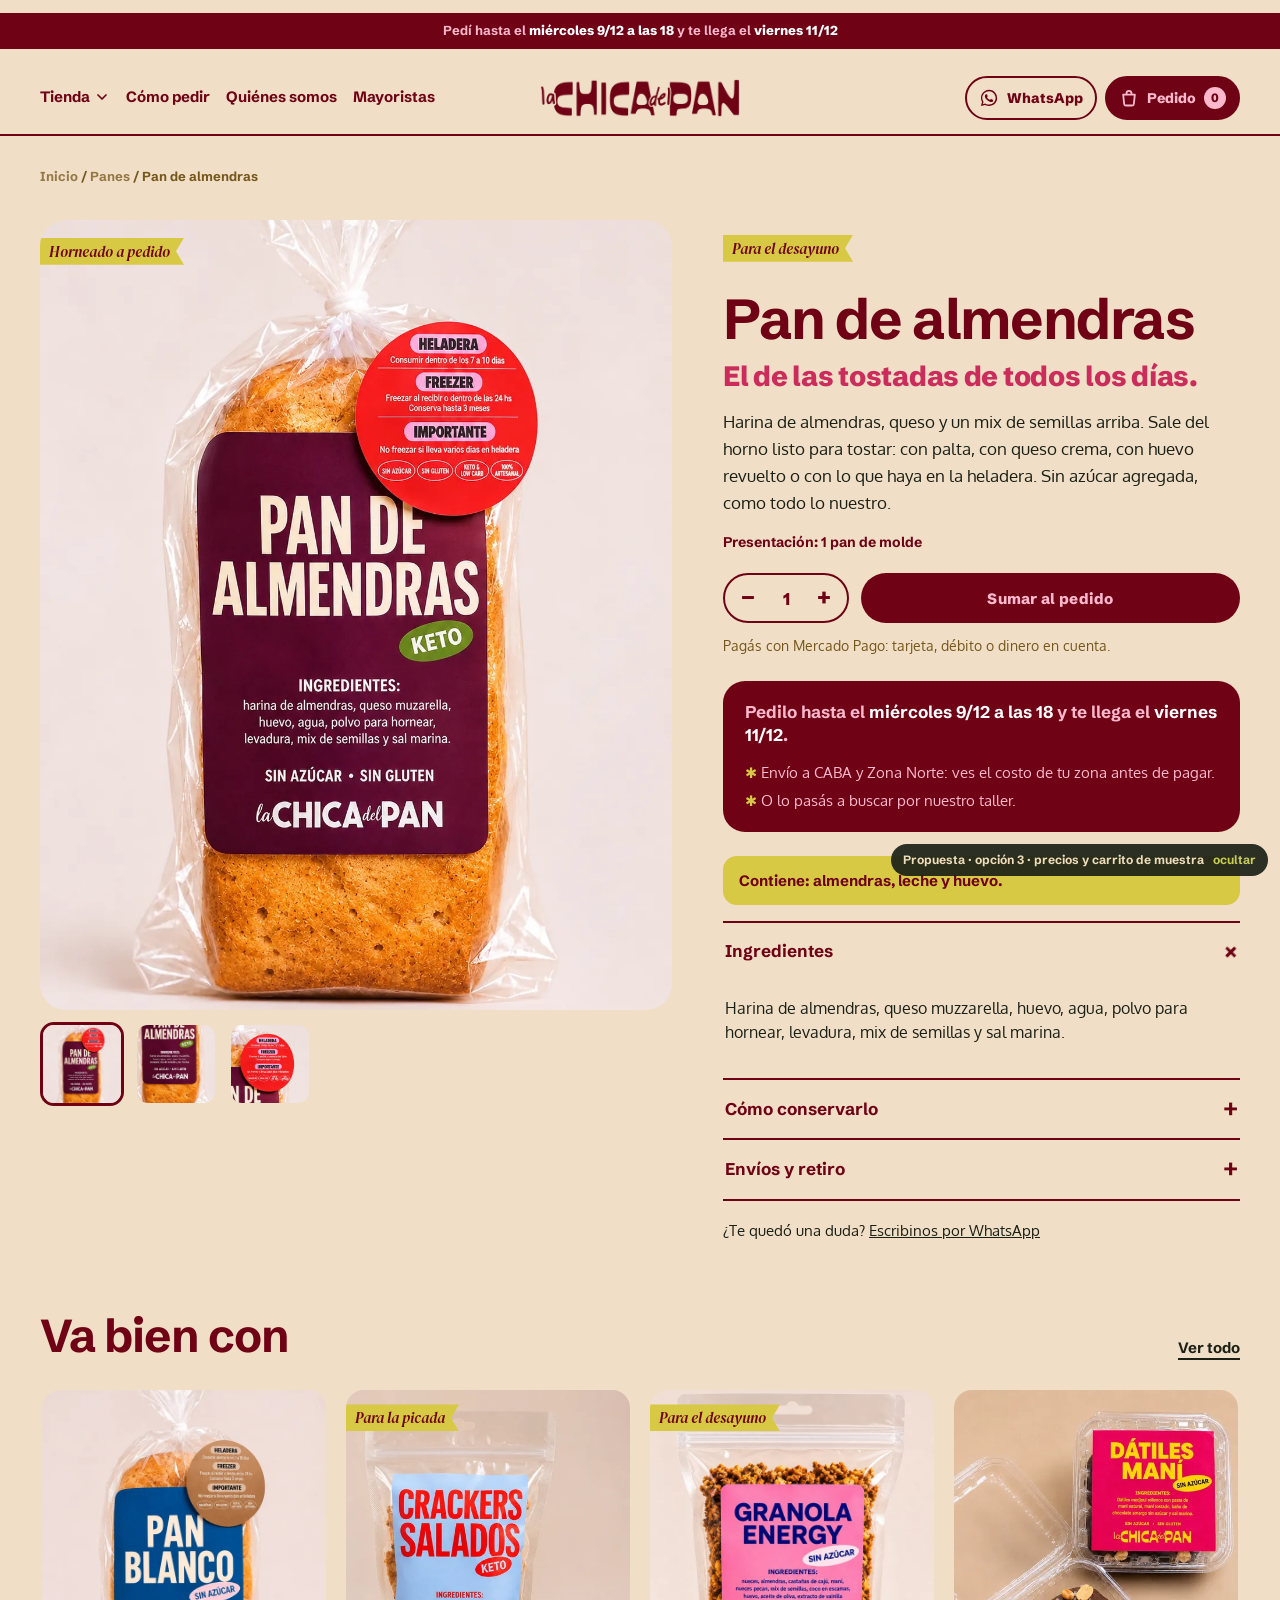
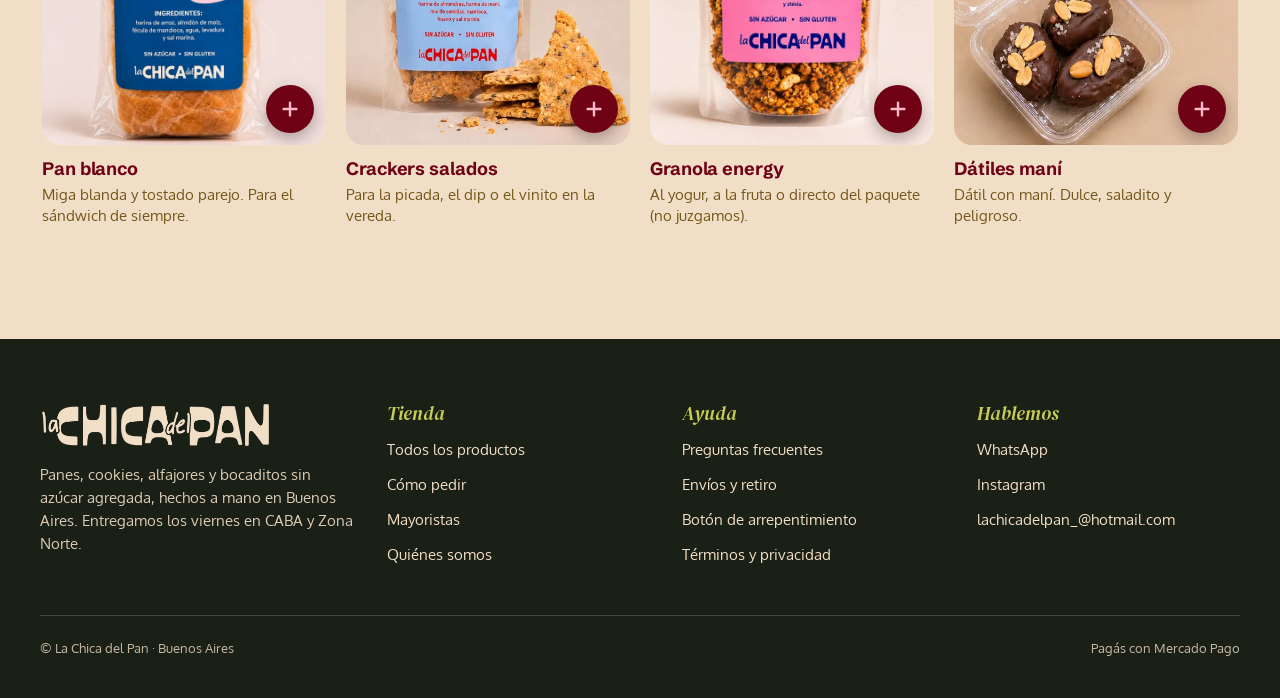
<file: opcion-3/producto.html>
<!doctype html>
<html lang="es-AR">
<head>
<meta charset="utf-8">
<meta name="viewport" content="width=device-width, initial-scale=1">
<meta name="robots" content="noindex, nofollow">
<title>Pan de almendras · La Chica del Pan</title>
<meta name="description" content="Pan de almendras sin azúcar agregada, hecho a mano y horneado a pedido. Pedilo hasta el miércoles y te llega el viernes.">
<link rel="icon" href="../assets/marca/favicon.png">
<link rel="preconnect" href="https://fonts.googleapis.com">
<link rel="preconnect" href="https://fonts.gstatic.com" crossorigin>
<link href="https://fonts.googleapis.com/css2?family=DM+Serif+Display:ital@0;1&family=Oxygen:wght@300;400;700&family=Schibsted+Grotesk:wght@400..900&display=swap" rel="stylesheet">
<link rel="stylesheet" href="o3.css">
</head>
<body>
<a class="sr-only" href="#contenido">Ir al contenido</a>

<p class="topbar">Pedí hasta el <strong data-corte>miércoles a las 18</strong> y te llega el <strong data-viernes>viernes</strong></p>

<header class="header">
  <div class="wrap header-in">
    <nav class="nav" aria-label="Principal">
      <button type="button" class="nav-tienda" data-mega-btn aria-expanded="false" aria-controls="mega">Tienda <svg viewBox="0 0 24 24" fill="none" stroke="currentColor" stroke-width="2.6" stroke-linecap="round" stroke-linejoin="round" aria-hidden="true"><path d="M6 9l6 6 6-6"/></svg></button>
      <a href="index.html#como-pedir">Cómo pedir</a>
      <a href="index.html#katia">Quiénes somos</a>
      <a href="index.html#mayoristas">Mayoristas</a>
    </nav>
    <button type="button" class="ico-btn menu-btn" data-abrir="menu" aria-controls="menu" aria-expanded="false" aria-label="Abrir el menú">
      <svg viewBox="0 0 24 24" fill="none" stroke="currentColor" stroke-width="2.4" stroke-linecap="round"><path d="M4 7h16M4 12h16M4 17h10"/></svg>
    </button>
    <a href="index.html" class="logo" aria-label="La Chica del Pan, inicio"></a>
    <div class="acciones">
      <a class="ico-btn" href="#" data-wa="¡Hola! Quiero hacer una consulta." aria-label="Escribinos por WhatsApp">
        <svg viewBox="0 0 24 24" fill="currentColor"><path d="M12 2.2A9.7 9.7 0 0 0 3.6 16.7L2.3 21.7l5.1-1.3A9.7 9.7 0 1 0 12 2.2Zm0 17.7a8 8 0 0 1-4.1-1.1l-.3-.2-3 .8.8-2.9-.2-.3A8 8 0 1 1 12 19.9Zm4.4-6c-.2-.1-1.4-.7-1.7-.8-.2-.1-.4-.1-.5.1l-.7.9c-.1.2-.3.2-.5.1a6.6 6.6 0 0 1-3.3-2.9c-.2-.4.2-.4.7-1.2.1-.2 0-.3 0-.4l-.8-1.8c-.2-.5-.4-.4-.5-.4h-.5a.9.9 0 0 0-.7.3 2.8 2.8 0 0 0-.9 2.1 4.9 4.9 0 0 0 1 2.6 11.2 11.2 0 0 0 4.3 3.8c1.6.7 2.2.7 3 .6.5-.1 1.4-.6 1.6-1.1.2-.6.2-1 .1-1.1l-.5-.3Z"/></svg>
        <span class="wa-txt">WhatsApp</span>
      </a>
      <button type="button" class="ico-btn carrito-btn" data-abrir="pedido" aria-controls="pedido" aria-expanded="false" aria-label="Ver tu pedido">
        <svg viewBox="0 0 24 24" fill="none" stroke="currentColor" stroke-width="2.2" stroke-linejoin="round"><path d="M5 8h14l-1.2 11.2a2 2 0 0 1-2 1.8H8.2a2 2 0 0 1-2-1.8L5 8Z"/><path d="M9 8V6.5a3 3 0 0 1 6 0V8"/></svg>
        <span class="carrito-txt">Pedido</span><span class="contador">0</span>
      </button>
    </div>
  </div>
  <div class="mega" id="mega" data-mega hidden></div>
</header>

<main id="contenido">
<div class="wrap">
  <p class="migas"><a href="index.html">Inicio</a> / <a href="index.html#tienda" data-cat="panes">Panes</a> / Pan de almendras</p>
  <div class="pdp">
    <div class="galeria">
      <div class="galeria-main">
        <span class="flag">Horneado a pedido</span>
        <img src="../assets/img/pan-de-almendras-1200.webp" alt="Pan de almendras en su bolsa, con la etiqueta" width="1200" height="1600">
      </div>
      <div class="miniaturas" role="group" aria-label="Fotos del producto">
        <button type="button" aria-current="true" data-src="../assets/img/pan-de-almendras-1200.webp" data-alt="Pan de almendras en su bolsa, con la etiqueta"><img src="../assets/img/pan-de-almendras-640.webp" alt="Ver la foto del pan en su bolsa"></button>
        <button type="button" aria-current="false" data-src="../assets/img/pan-de-almendras-etiqueta-1200.webp" data-alt="La etiqueta del pan de almendras con los ingredientes"><img src="../assets/img/pan-de-almendras-etiqueta-1200.webp" alt="Ver la foto de la etiqueta"></button>
        <button type="button" aria-current="false" data-src="../assets/img/pan-de-almendras-conservacion-1200.webp" data-alt="El sticker con cómo conservarlo"><img src="../assets/img/pan-de-almendras-conservacion-1200.webp" alt="Ver la foto de cómo conservarlo"></button>
      </div>
    </div>

    <div class="pdp-info">
      <p class="flag">Para el desayuno</p>
      <h1 class="t-xl">Pan de almendras</h1>
      <p class="pdp-gancho">El de las tostadas de todos los días.</p>
      <p class="bajada">Harina de almendras, queso y un mix de semillas arriba. Sale del horno listo para tostar: con palta, con queso crema, con huevo revuelto o con lo que haya en la heladera. Sin azúcar agregada, como todo lo nuestro.</p>
      <p class="pres">Presentación: 1 pan de molde</p>

      <div class="compra">
        <div class="cant" data-cant role="group" aria-label="Cantidad">
          <button type="button" data-n="-1" aria-label="Restar uno">−</button><output aria-live="polite">1</output><button type="button" data-n="1" aria-label="Sumar uno">+</button>
        </div>
        <button type="button" class="btn btn-bordo" data-sumar-ficha="pan-de-almendras">Sumar al pedido</button>
      </div>
      <p class="pago">Pagás con Mercado Pago: tarjeta, débito o dinero en cuenta.</p>

      <div class="entrega">
        <p>Pedilo hasta el <strong data-corte>miércoles a las 18</strong> y te llega el <strong data-viernes>viernes</strong>.</p>
        <ul>
          <li>Envío a CABA y Zona Norte: ves el costo de tu zona antes de pagar.</li>
          <li>O lo pasás a buscar por nuestro taller.</li>
        </ul>
      </div>

      <p class="contiene">Contiene: almendras, leche y huevo.</p>

      <div class="acordeon">
        <details open>
          <summary>Ingredientes</summary>
          <div class="cuerpo"><p>Harina de almendras, queso muzzarella, huevo, agua, polvo para hornear, levadura, mix de semillas y sal marina.</p></div>
        </details>
        <details>
          <summary>Cómo conservarlo</summary>
          <div class="cuerpo"><dl>
            <dt>Heladera</dt><dd>Consumilo dentro de los 7 a 10 días.</dd>
            <dt>Freezer</dt><dd>Freezalo al recibirlo o dentro de las 24 h: dura hasta 3 meses.</dd>
            <dt>Ojo</dt><dd>No lo freezes si ya lleva varios días en la heladera.</dd>
          </dl></div>
        </details>
        <details>
          <summary>Envíos y retiro</summary>
          <div class="cuerpo"><p>Horneamos a pedido. Lo que entra hasta el miércoles a las 18 se entrega ese viernes en CABA y Zona Norte; lo que entra después pasa al viernes siguiente. El costo del envío de tu zona lo ves antes de pagar. Si preferís, lo pasás a buscar por nuestro taller.</p></div>
        </details>
      </div>
      <p class="wa-linea">¿Te quedó una duda? <a href="#" data-wa="¡Hola! Tengo una consulta sobre el pan de almendras.">Escribinos por WhatsApp</a></p>
    </div>
  </div>
</div>

<section class="sec" style="padding-top:0" aria-labelledby="va-t">
  <div class="wrap">
    <div class="sec-head"><h2 class="t-l" id="va-t">Va bien con</h2><a class="link" href="index.html#tienda">Ver todo</a></div>
    <div class="carril" data-productos="pan-blanco,crackers-salados,granola-energy,datiles-mani"></div>
  </div>
</section>

<div class="barra-compra">
  <b>Pan de almendras<small>Llega el <span data-viernes>viernes</span></small></b>
  <button type="button" class="btn btn-bordo" data-sumar-ficha="pan-de-almendras">Sumar al pedido</button>
</div>
</main>


<footer class="pie">
  <div class="wrap">
    <div class="pie-top">
      <div>
        <span class="logo" role="img" aria-label="La Chica del Pan"></span>
        <p>Panes, cookies, alfajores y bocaditos sin azúcar agregada, hechos a mano en Buenos Aires. Entregamos los viernes en CABA y Zona Norte.</p>
      </div>
      <div>
        <h4>Tienda</h4>
        <ul><li><a href="index.html#tienda">Todos los productos</a></li><li><a href="index.html#como-pedir">Cómo pedir</a></li><li><a href="index.html#mayoristas">Mayoristas</a></li><li><a href="index.html#katia">Quiénes somos</a></li></ul>
      </div>
      <div>
        <h4>Ayuda</h4>
        <ul><li><a href="#">Preguntas frecuentes</a></li><li><a href="#">Envíos y retiro</a></li><li><a href="#">Botón de arrepentimiento</a></li><li><a href="#">Términos y privacidad</a></li></ul>
      </div>
      <div>
        <h4>Hablemos</h4>
        <ul><li><a href="#" data-wa="¡Hola! Quiero hacer una consulta.">WhatsApp</a></li><li><a href="https://www.instagram.com/lachicadelpan___/" target="_blank" rel="noopener">Instagram</a></li><li><a href="mailto:lachicadelpan_@hotmail.com">lachicadelpan_@hotmail.com</a></li></ul>
      </div>
    </div>
    <div class="pie-base"><span>© La Chica del Pan · Buenos Aires</span><span>Pagás con Mercado Pago</span></div>
  </div>
</footer>

<div class="capa" aria-hidden="true"></div>
<aside class="cajon cajon-der" id="pedido" aria-label="Tu pedido" aria-hidden="true" inert>
  <div class="cajon-head"><h2>Tu pedido</h2><button type="button" class="cerrar" data-cerrar aria-label="Cerrar el pedido">✕</button></div>
  <div class="cajon-body">
    <div class="items"></div>
    <form class="envio" data-envio novalidate hidden>
      <label class="envio-t" for="cp">Calculá el envío</label>
      <div class="envio-fila">
        <input id="cp" name="cp" type="text" inputmode="numeric" autocomplete="postal-code" placeholder="Tu código postal" maxlength="8" aria-describedby="cp-ayuda">
        <button type="submit" class="btn btn-bordo">Calcular</button>
      </div>
      <p class="envio-ayuda" id="cp-ayuda">Por ejemplo, 1636. Entregamos los viernes en CABA y Zona Norte.</p>
      <p class="envio-error" role="alert" hidden></p>
      <fieldset class="envio-opciones" hidden><legend class="sr-only">Cómo lo recibís</legend></fieldset>
    </form>
  </div>
  <div class="cajon-pie" hidden>
    <p>Llega el <span data-viernes>viernes</span> si lo cerrás hasta el <span data-corte>miércoles a las 18</span>.</p>
    <button type="button" class="btn btn-bordo" data-finalizar>Finalizar pedido</button>
  </div>
</aside>
<aside class="cajon cajon-izq menu-movil" id="menu" aria-label="Menú" aria-hidden="true" inert>
  <div class="cajon-head"><span class="logo" style="width:150px" role="img" aria-label="La Chica del Pan"></span><button type="button" class="cerrar" data-cerrar aria-label="Cerrar el menú">✕</button></div>
  <nav aria-label="Menú del celular"><a href="index.html#tienda">Tienda</a><a href="index.html#como-pedir">Cómo pedir</a><a href="index.html#katia">Quiénes somos</a><a href="index.html#mayoristas">Mayoristas</a></nav>
  <div class="cats" data-menu-cats></div>
</aside>
<div class="aviso" role="status" aria-live="polite"><span></span><button type="button">Ver pedido</button></div>
<p class="cinta-prop">Propuesta · opción 3 · precios y carrito de muestra <button type="button" aria-label="Ocultar este aviso">ocultar</button></p>

<script src="../assets/js/data.js"></script>
<script src="o3.js"></script>
</body>
</html>
</file>
<file: assets/css/style.css>
/* La Chica del Pan · propuesta visual v3 con el manual de marca (nudge, nov. 2026)
   Manual y brief de Katia (20/11): tipografías Schibsted Grotesk (títulos, sin itálica) y Oxygen (texto);
   paleta de marca crema, terracota, marrón tierra y verde oscuro, más los colores eléctricos del feed
   (bordó y rosa de Instagram, amarillo, azul eléctrico). Web «llamativa, colorida y estética»: bloques de
   color, tipografía grande, cuadrillé y rayas, producto protagonista.
   Regla para que no sea un cotillón: cada sección usa UN color de fondo y el texto en su par legible. */
:root {
  /* marca */
  --crema: #F0DEC6;
  --crema-clara: #F8EEE0;
  --terracota: #E24724;
  --marron: #75571C;
  --verde: #1B2016;
  --blanco: #FFFFFF;
  /* feed */
  --bordo: #6F0315;
  --rosa: #FDB8CC;
  --amarillo: #D7C943;
  --azul: #2559BF;
  /* uso */
  --texto: #1B2016;
  --texto-2: #5A4A33;
  --linea: rgba(27, 32, 22, .14);
  --ok: #2F6B45;
  --radio: 20px;
  --titulos: "Schibsted Grotesk", "Arial Black", system-ui, sans-serif;
  --cuerpo: "Oxygen", system-ui, -apple-system, "Segoe UI", sans-serif;
  --ancho: 1200px;
}

*, *::before, *::after { box-sizing: border-box; }
html { -webkit-text-size-adjust: 100%; scroll-behavior: smooth; }
body { margin: 0; background: var(--crema); color: var(--texto); font: 400 16px/1.6 var(--cuerpo); -webkit-font-smoothing: antialiased; }
img { display: block; max-width: 100%; height: auto; }
a { color: inherit; }
button { font: inherit; color: inherit; }
:focus-visible { outline: 2px solid var(--bordo); outline-offset: 3px; border-radius: 6px; }
.wrap { width: 100%; max-width: var(--ancho); margin: 0 auto; padding: 0 16px; }
@media (min-width: 768px) { .wrap { padding: 0 32px; } }
[id] { scroll-margin-top: 76px; }

/* ---------- Tipografía ---------- */
h1, h2, h3, .titulos { font-family: var(--titulos); }
.eyebrow { font-family: var(--titulos); font-size: 12.5px; font-weight: 700; letter-spacing: .1em; text-transform: uppercase; color: var(--terracota); margin: 0 0 12px; }
h2.titulo { font-size: clamp(32px, 7vw, 54px); font-weight: 900; letter-spacing: -0.03em; line-height: .98; margin: 0 0 12px; color: var(--verde); }
h2.titulo em { font-style: normal; color: var(--terracota); }
.bajada { color: var(--texto-2); max-width: 50ch; margin: 0; }
.section { padding: 56px 0; }
@media (min-width: 1024px) { .section { padding: 88px 0; } }
.section-head { display: flex; flex-wrap: wrap; align-items: end; justify-content: space-between; gap: 14px; margin-bottom: 26px; }

/* ---------- Patrones (cuadrillé y rayas) ---------- */
.cuadrille { background-color: var(--blanco); background-image: linear-gradient(90deg, rgba(253, 184, 204, .75) 50%, transparent 50%), linear-gradient(rgba(253, 184, 204, .75) 50%, transparent 50%); background-size: 28px 28px; }
.rayas { background: repeating-linear-gradient(90deg, var(--crema) 0 14px, var(--crema-clara) 14px 28px); }

/* ---------- Stickers ---------- */
.sticker { display: inline-flex; align-items: center; gap: 6px; font-family: var(--titulos); font-weight: 800; font-size: 13px; letter-spacing: .06em; text-transform: uppercase; padding: 8px 14px; border-radius: 999px; background: var(--terracota); color: var(--blanco); box-shadow: 0 6px 16px rgba(27, 32, 22, .16); white-space: nowrap; }
.sticker svg { width: 14px; height: 14px; }
.sticker--rosa { background: var(--rosa); color: var(--bordo); }
.sticker--verde { background: var(--verde); color: var(--crema); }
.iso { display: block; background: currentColor; -webkit-mask: url(../marca/isologo.png) center / contain no-repeat; mask: url(../marca/isologo.png) center / contain no-repeat; aspect-ratio: 400 / 269; }

/* ---------- Botones (44-48 px) ---------- */
.btn { display: inline-flex; align-items: center; justify-content: center; gap: 8px; min-height: 48px; padding: 0 24px; border-radius: 999px; border: 2px solid transparent; font-family: var(--titulos); font-weight: 700; font-size: 15.5px; text-decoration: none; cursor: pointer; transition: background .15s, color .15s, border-color .15s, transform .1s; }
.btn:active { transform: translateY(1px); }
.btn svg { width: 18px; height: 18px; }
.btn-primary { background: var(--verde); color: var(--crema); }
.btn-primary:hover { background: var(--bordo); }
.btn-claro { background: var(--blanco); color: var(--verde); }
.btn-claro:hover { background: var(--rosa); }
.btn-borde { border-color: var(--verde); color: var(--verde); background: transparent; }
.btn-borde:hover { background: var(--verde); color: var(--crema); }
.link-flecha { font-family: var(--titulos); font-weight: 700; text-decoration: none; border-bottom: 2px solid currentColor; padding-bottom: 1px; }
.link-flecha:hover { color: var(--terracota); }

/* ---------- Etiquetas ---------- */
.tag { display: inline-flex; align-items: center; height: 26px; padding: 0 11px; border-radius: 999px; font-family: var(--titulos); font-size: 12.5px; font-weight: 700; white-space: nowrap; background: var(--rosa); color: var(--bordo); }

/* ---------- Barra de corte (bordó y rosa, los colores de su Instagram) ---------- */
.cutoff-bar { background: var(--bordo); color: var(--crema); font-size: 13.5px; text-align: center; padding: 9px 16px; }
.cutoff-bar strong { color: var(--rosa); font-weight: 700; }

/* ---------- Encabezado ---------- */
.site-header { position: sticky; top: 0; z-index: 40; background: rgba(240, 222, 198, .95); backdrop-filter: blur(8px); -webkit-backdrop-filter: blur(8px); border-bottom: 1px solid transparent; transition: border-color .2s; }
.site-header.is-scrolled { border-bottom-color: var(--linea); }
.header-row { display: flex; align-items: center; justify-content: space-between; height: 66px; gap: 16px; }
.logo { display: inline-block; text-decoration: none; color: var(--marron); }
.logo-img { display: block; height: 30px; aspect-ratio: 900 / 173; background: currentColor; -webkit-mask: url(../marca/logo.png) center / contain no-repeat; mask: url(../marca/logo.png) center / contain no-repeat; }
@media (min-width: 900px) { .logo-img { height: 34px; } }
.nav-main { display: none; }
.nav-main a { font-family: var(--titulos); text-decoration: none; font-weight: 600; font-size: 15px; padding: 8px 2px; }
.nav-main a:hover { box-shadow: inset 0 -2px 0 var(--terracota); }
.header-actions { display: flex; align-items: center; gap: 4px; }
.icon-btn { width: 44px; height: 44px; border: 0; background: transparent; border-radius: 999px; display: inline-grid; place-items: center; cursor: pointer; position: relative; }
.icon-btn:hover { background: rgba(27, 32, 22, .07); }
.icon-btn svg { width: 22px; height: 22px; }
.cart-count { position: absolute; top: 5px; right: 3px; min-width: 18px; height: 18px; padding: 0 5px; border-radius: 999px; background: var(--bordo); color: var(--blanco); font-size: 11px; font-weight: 700; display: grid; place-items: center; transform: scale(0); transition: transform .2s; }
.cart-count.has-items { transform: scale(1); }
.cart-count.bump { animation: bump .35s; }
@keyframes bump { 50% { transform: scale(1.35); } }
@media (min-width: 900px) { .nav-main { display: flex; gap: 30px; } .menu-toggle { display: none; } }

/* ---------- Menú y carrito ---------- */
.drawer-backdrop { position: fixed; inset: 0; background: rgba(27, 32, 22, .4); opacity: 0; pointer-events: none; transition: opacity .2s; z-index: 50; }
.drawer-backdrop.open { opacity: 1; pointer-events: auto; }
.drawer { position: fixed; top: 0; bottom: 0; width: min(88vw, 380px); background: var(--crema); z-index: 60; transition: transform .25s ease; display: flex; flex-direction: column; }
.drawer-left { left: 0; transform: translateX(-102%); }
.drawer-right { right: 0; transform: translateX(102%); }
.drawer.open { transform: none; }
.drawer-head { display: flex; align-items: center; justify-content: space-between; padding: 10px 12px 10px 20px; border-bottom: 1px solid var(--linea); min-height: 66px; }
.drawer-head h2 { font-size: 24px; font-weight: 900; margin: 0; }
.mobile-nav { padding: 12px 20px; display: flex; flex-direction: column; }
.mobile-nav a { text-decoration: none; font-family: var(--titulos); font-weight: 800; font-size: 28px; letter-spacing: -0.02em; padding: 12px 0; border-bottom: 1px solid var(--linea); }
.mobile-nav-foot { margin-top: auto; padding: 20px; font-size: 14px; color: var(--texto-2); }
.cart-items { list-style: none; margin: 0; padding: 8px 20px; overflow-y: auto; flex: 1; }
.cart-item { display: grid; grid-template-columns: 64px 1fr auto; gap: 12px; align-items: center; padding: 12px 0; border-bottom: 1px solid var(--linea); }
.cart-item img { width: 64px; height: 64px; object-fit: cover; border-radius: 12px; background: var(--crema-clara); }
.cart-item h3 { font-size: 15px; margin: 0 0 2px; font-weight: 700; }
.cart-item p { margin: 0; font-size: 13px; color: var(--texto-2); }
.cart-empty { padding: 32px 20px; color: var(--texto-2); }
.cart-empty a { color: var(--terracota); font-weight: 700; }
.cart-foot { padding: 16px 20px 24px; border-top: 1px solid var(--linea); }
.cart-foot .btn { width: 100%; }
.cart-foot p { font-size: 13px; color: var(--texto-2); margin: 10px 0 0; }
.cart-row { display: flex; justify-content: space-between; margin-bottom: 12px; font-weight: 700; }

/* ---------- Portada ---------- */
.hero { padding: 14px 0 44px; overflow: hidden; }
.hero-grid { display: grid; gap: 22px; }
.hero-copy { display: flex; flex-direction: column; padding-top: 16px; }
.hero h1 { font-size: clamp(38px, 10.4vw, 76px); font-weight: 900; letter-spacing: -0.035em; line-height: .95; margin: 0 0 16px; color: var(--verde); }
.hero h1 em { display: block; font-style: normal; color: var(--terracota); }
.hero-lede { font-size: 16px; color: var(--texto-2); max-width: 44ch; margin: 0; order: 4; }
.hero-ctas { display: flex; flex-wrap: wrap; align-items: center; gap: 12px 22px; order: 3; margin-bottom: 18px; }
.btn-fecha b { font-weight: 800; }
.hero-media { position: relative; order: -1; border-radius: 26px; padding: 14px; }
.hero-foto { margin: 0; border-radius: 18px; overflow: hidden; background: var(--crema-clara); aspect-ratio: 16 / 10; position: relative; }
.hero-foto img { width: 100%; height: 100%; object-fit: cover; object-position: 50% 60%; }
.hero-chica { display: none; }
.hero-sticker { position: absolute; top: -6px; right: 4px; transform: rotate(6deg); }
.hero-iso { display: none; }
.fecha-card { position: absolute; left: 24px; bottom: -20px; background: var(--blanco); border-radius: 16px; padding: 10px 14px 10px 10px; display: flex; gap: 10px; align-items: center; box-shadow: 0 10px 28px rgba(27, 32, 22, .16); font-size: 13px; line-height: 1.3; }
.fecha-card .ico { width: 38px; height: 38px; border-radius: 12px; background: var(--rosa); color: var(--bordo); display: grid; place-items: center; flex: none; }
.fecha-card .ico svg { width: 20px; height: 20px; }
.fecha-card strong { display: block; font-family: var(--titulos); font-weight: 800; font-size: 15px; color: var(--bordo); }
@media (max-width: 899px) {
  .hero-ctas .btn { width: 100%; }
  .hero-copy .eyebrow { font-size: 11.5px; margin-bottom: 10px; }
}
@media (min-width: 900px) {
  .hero { padding: 36px 0 96px; }
  .hero-grid { grid-template-columns: 1fr 1fr; align-items: center; gap: 56px; }
  .hero-media { order: 0; padding: 26px; }
  .hero-copy { padding-top: 0; }
  .hero-lede { font-size: 18px; order: 0; margin: 0 0 30px; }
  .hero-ctas { order: 0; margin: 0; }
  .hero-foto { aspect-ratio: 4 / 5; }
  .hero-chica { display: block; position: absolute; left: -22px; bottom: 54px; width: 34%; aspect-ratio: 1; border-radius: 50%; overflow: hidden; border: 6px solid var(--crema); background: var(--crema-clara); }
  .hero-chica img { width: 100%; height: 100%; object-fit: cover; }
  .hero-sticker { top: 4px; right: -14px; font-size: 14px; padding: 10px 16px; }
  .hero-iso { display: grid; place-items: center; position: absolute; right: -18px; bottom: 120px; width: 112px; height: 112px; border-radius: 50%; background: var(--terracota); color: var(--crema); transform: rotate(-10deg); box-shadow: 0 8px 20px rgba(27, 32, 22, .18); }
  .hero-iso .iso { width: 72px; }
  .fecha-card { left: 40px; bottom: -22px; padding: 12px 18px 12px 12px; font-size: 13.5px; }
}

/* ---------- Franja de atributos (verde oscuro) ---------- */
.attrs { background: var(--verde); color: var(--crema); }
.attrs ul { list-style: none; margin: 0; padding: 14px 16px; display: grid; grid-template-columns: 1fr 1fr; gap: 12px 14px; }
.attrs li { font-family: var(--titulos); font-weight: 700; font-size: 14px; line-height: 1.25; display: flex; align-items: center; gap: 10px; }
.attrs svg { width: 22px; height: 22px; color: var(--rosa); flex: none; }
@media (min-width: 900px) { .attrs ul { display: flex; justify-content: space-between; padding: 18px 32px; } .attrs li { font-size: 15px; text-transform: uppercase; letter-spacing: .04em; } }

/* ---------- Categorías en círculos ---------- */
.cats { display: flex; gap: 14px; overflow-x: auto; scroll-snap-type: x mandatory; margin: 0 -16px; padding: 4px 16px 8px; scrollbar-width: none; }
.cats::-webkit-scrollbar { display: none; }
.cat { flex: 0 0 auto; width: 96px; scroll-snap-align: start; text-decoration: none; text-align: center; }
.cat figure { margin: 0 auto 10px; width: 96px; height: 96px; border-radius: 50%; overflow: hidden; background: var(--crema-clara); border: 3px solid var(--blanco); box-shadow: 0 0 0 2px var(--verde); transition: box-shadow .2s, transform .2s; }
.cat img { width: 100%; height: 100%; object-fit: cover; }
.cat span { display: block; font-family: var(--titulos); font-weight: 700; font-size: 14px; line-height: 1.25; }
.cat:hover figure { box-shadow: 0 0 0 3px var(--terracota); transform: translateY(-2px) rotate(-3deg); }
@media (min-width: 900px) {
  .cats { overflow: visible; margin: 0; padding: 0; justify-content: space-between; }
  .cat { width: 120px; }
  .cat figure { width: 120px; height: 120px; }
}

/* ---------- Tarjeta de producto ---------- */
.prod-grid { display: grid; grid-template-columns: repeat(2, 1fr); gap: 14px; }
@media (min-width: 768px) { .prod-grid { grid-template-columns: repeat(3, 1fr); gap: 20px; } }
@media (min-width: 1100px) { .prod-grid { grid-template-columns: repeat(4, 1fr); } }
.prod-card { position: relative; display: flex; flex-direction: column; background: var(--blanco); border: 2px solid var(--verde); border-radius: var(--radio); overflow: hidden; transition: box-shadow .2s, transform .2s; }
.prod-card:hover { box-shadow: 6px 6px 0 var(--verde); transform: translate(-2px, -2px); }
.prod-card .media { position: relative; display: block; aspect-ratio: 1; background: var(--crema-clara); overflow: hidden; border-bottom: 2px solid var(--verde); }
.prod-card .media img { width: 100%; height: 100%; object-fit: cover; transition: transform .4s ease; }
.prod-card:hover .media img { transform: scale(1.03); }
.prod-card .tags { position: absolute; left: 8px; top: 8px; display: flex; flex-wrap: wrap; gap: 4px; }
.prod-card .body { padding: 12px 12px 14px; display: flex; flex-direction: column; flex: 1; }
.prod-card .meta { font-family: var(--titulos); font-size: 11.5px; font-weight: 700; letter-spacing: .08em; text-transform: uppercase; color: var(--terracota); margin: 0 0 4px; }
.prod-card h3 { font-size: 18px; font-weight: 800; letter-spacing: -0.01em; margin: 0 0 10px; line-height: 1.15; }
.prod-card h3 a { text-decoration: none; }
.prod-card h3 a::after { content: ""; position: absolute; inset: 0; }
.prod-card .row { margin-top: auto; display: flex; align-items: center; justify-content: space-between; gap: 8px; }
.price { font-weight: 700; font-size: 16px; }
.price.tbd { color: var(--texto-2); font-weight: 400; font-size: 14px; }
.quick-add { position: relative; z-index: 2; height: 42px; padding: 0 18px; border-radius: 999px; border: 2px solid var(--verde); background: var(--verde); color: var(--crema); font-family: var(--titulos); font-size: 14.5px; font-weight: 700; cursor: pointer; transition: background .15s, color .15s, border-color .15s; }
.quick-add:hover { background: var(--bordo); border-color: var(--bordo); }
.quick-add.added { background: var(--ok); border-color: var(--ok); color: var(--blanco); }
@media (max-width: 599px) {
  .prod-card .row { flex-direction: column; align-items: stretch; }
  .quick-add { width: 100%; }
  .prod-card h3 { font-size: 16.5px; }
}
.section-first { padding-top: 48px; }
@media (min-width: 1024px) { .section-first { padding-top: 72px; } }

/* ---------- Cómo pedir: bloque bordó con rosa ---------- */
.how { background: var(--bordo); color: var(--crema); border-radius: 28px; margin: 0 8px; position: relative; overflow: hidden; }
@media (min-width: 768px) { .how { margin: 0 16px; } }
.how .eyebrow { color: var(--rosa); }
.how h2.titulo { color: var(--crema); }
.how h2.titulo em { color: var(--rosa); }
.how .bajada { color: rgba(240, 222, 198, .85); }
.how .sticker { margin-top: 22px; transform: rotate(-3deg); }
.steps { list-style: none; padding: 0; margin: 34px 0 0; display: grid; gap: 14px; counter-reset: s; }
.steps li { background: rgba(255, 255, 255, .07); border: 1px solid rgba(253, 184, 204, .3); border-radius: var(--radio); padding: 22px; counter-increment: s; }
.steps li::before { content: counter(s); display: grid; place-items: center; width: 42px; height: 42px; border-radius: 50%; background: var(--rosa); color: var(--bordo); font-weight: 900; font-family: var(--titulos); font-size: 20px; margin-bottom: 14px; }
.steps h3 { font-size: 23px; font-weight: 800; letter-spacing: -0.015em; margin: 0 0 6px; line-height: 1.15; }
.steps p { margin: 0; color: rgba(240, 222, 198, .85); font-size: 15px; }
.next-date { margin-top: 26px; display: flex; flex-wrap: wrap; gap: 8px 14px; align-items: center; font-size: 15px; }
.next-date strong { color: var(--rosa); }
@media (min-width: 900px) { .steps { grid-template-columns: repeat(3, 1fr); gap: 18px; } }

/* ---------- Perfecto para… (amarillo) ---------- */
.para { background: var(--amarillo); color: var(--verde); overflow: hidden; margin-top: 56px; }
.para-row { display: grid; gap: 18px; padding-top: 30px; padding-bottom: 30px; align-items: center; }
.para .para-titulo { font-family: var(--titulos); font-weight: 900; font-size: 30px; letter-spacing: -0.03em; line-height: 1; margin: 0; text-transform: uppercase; }
.para ul { list-style: none; margin: 0; padding: 0; display: grid; grid-template-columns: repeat(2, 1fr); gap: 12px; }
.para li { background: var(--crema-clara); border: 2px solid var(--verde); border-radius: 16px; padding: 14px; display: flex; align-items: center; gap: 12px; font-family: var(--titulos); font-weight: 700; font-size: 15px; }
.para li svg { width: 30px; height: 30px; color: var(--bordo); flex: none; }
@media (min-width: 900px) {
  .para { margin-top: 88px; }
  .para-row { grid-template-columns: 240px 1fr; padding-top: 36px; padding-bottom: 36px; }
  .para .para-titulo { font-size: 38px; }
  .para ul { grid-template-columns: repeat(4, 1fr); gap: 16px; }
  .para li { flex-direction: column; text-align: center; padding: 20px 14px; }
}

/* ---------- Leé la etiqueta (con la ilustración de Katia) ---------- */
.etiqueta { display: grid; gap: 30px; align-items: center; }
.etiqueta-arte { position: relative; margin: 0; border-radius: 26px; padding: 28px 28px 0; display: flex; justify-content: center; align-items: flex-end; min-height: 300px; overflow: hidden; }
.etiqueta-arte .ilustracion { width: min(78%, 360px); aspect-ratio: 800 / 986; background: var(--marron); -webkit-mask: url(../marca/ilustracion.png) center bottom / contain no-repeat; mask: url(../marca/ilustracion.png) center bottom / contain no-repeat; }
.burbuja { position: absolute; left: 18px; top: 18px; max-width: 220px; background: var(--blanco); border: 2px solid var(--verde); border-radius: 20px 20px 20px 4px; padding: 12px 14px; font-family: var(--titulos); font-weight: 700; font-size: 15px; line-height: 1.3; box-shadow: 4px 4px 0 var(--verde); }
.benefits { display: grid; gap: 12px; margin-top: 24px; }
.benefit { background: var(--blanco); border: 2px solid var(--verde); border-radius: 16px; padding: 18px 18px 18px 16px; display: flex; gap: 14px; align-items: flex-start; }
.benefit svg { width: 26px; height: 26px; color: var(--terracota); flex: none; margin-top: 2px; }
.benefit h3 { font-size: 18px; font-weight: 800; margin: 0 0 2px; }
.benefit p { margin: 0; color: var(--texto-2); font-size: 15px; }
@media (min-width: 900px) {
  .etiqueta { grid-template-columns: .9fr 1fr; gap: 64px; }
  .etiqueta-arte { min-height: 520px; }
  .burbuja { left: 26px; top: 30px; max-width: 250px; font-size: 16px; }
  .benefits { grid-template-columns: 1fr 1fr; }
}

/* ---------- Mayoristas (azul eléctrico) ---------- */
.ws-band { background: var(--azul); color: var(--blanco); border-radius: 26px; padding: 24px; display: flex; flex-wrap: wrap; align-items: center; justify-content: space-between; gap: 16px 28px; }
.ws-band p { margin: 0; font-size: 16px; color: rgba(255, 255, 255, .9); max-width: 48ch; }
.ws-band strong { font-family: var(--titulos); font-size: 26px; font-weight: 900; letter-spacing: -0.02em; color: var(--blanco); display: block; margin-bottom: 4px; line-height: 1.1; }
.ws-band .btn { width: 100%; background: var(--blanco); color: var(--azul); }
.ws-band .btn:hover { background: var(--rosa); color: var(--bordo); }
@media (min-width: 700px) { .ws-band .btn { width: auto; } }
@media (min-width: 900px) { .ws-band { padding: 34px 44px; } .ws-band strong { font-size: 32px; } }

/* ---------- Instagram (rosa, con el isologo) ---------- */
.ig-band { display: flex; flex-wrap: wrap; align-items: center; justify-content: space-between; gap: 12px 16px; background: var(--rosa); color: var(--bordo); border-radius: 26px; padding: 20px 24px; }
.ig-band .ig-izq { min-width: 0; }
.ig-band .ig-izq { display: flex; align-items: center; gap: 16px; }
.ig-band .iso { width: 54px; color: var(--bordo); flex: none; }
.ig-band p { margin: 0; }
.ig-band .eyebrow { display: block; margin-bottom: 2px; color: var(--bordo); }
.ig-band strong { font-family: var(--titulos); font-size: 22px; font-weight: 900; letter-spacing: -0.02em; }
.ig-band .link-flecha:hover { color: var(--verde); }
@media (min-width: 900px) { .ig-band { padding: 26px 36px; } .ig-band strong { font-size: 28px; } .ig-band .iso { width: 84px; } }

/* ---------- Pie (verde oscuro) ---------- */
.site-footer { background: var(--verde); color: rgba(240, 222, 198, .85); margin-top: 64px; padding: 56px 0 28px; font-size: 14.5px; }
.site-footer .logo { color: var(--crema); }
.site-footer .logo-img { height: 36px; }
.foot-tag { font-family: var(--titulos); font-weight: 800; color: var(--rosa); display: block; margin-top: 14px; }
.foot-grid { display: grid; gap: 32px; }
.site-footer h3 { color: var(--crema); font-size: 12.5px; letter-spacing: .1em; text-transform: uppercase; margin: 0 0 12px; }
.site-footer ul { list-style: none; margin: 0; padding: 0; display: grid; gap: 8px; }
.site-footer a { text-decoration: none; }
.site-footer a:hover { color: var(--rosa); }
.foot-bottom { border-top: 1px solid rgba(240, 222, 198, .18); margin-top: 40px; padding-top: 20px; display: flex; flex-wrap: wrap; gap: 8px 20px; justify-content: space-between; font-size: 13px; }
@media (min-width: 768px) { .foot-grid { grid-template-columns: 1.4fr 1fr 1fr 1fr; } }

/* ---------- Aviso de propuesta y toast ---------- */
.proposal-pill { position: fixed; left: 12px; bottom: 12px; z-index: 30; background: var(--verde); color: var(--crema); font-size: 12px; padding: 8px 10px 8px 14px; border-radius: 999px; display: flex; align-items: center; gap: 8px; box-shadow: 0 4px 16px rgba(27, 32, 22, .2); max-width: calc(100vw - 24px); }
.proposal-pill button { border: 0; background: rgba(255, 255, 255, .15); color: inherit; width: 22px; height: 22px; border-radius: 50%; cursor: pointer; line-height: 1; flex: none; }
.proposal-pill.hide { display: none; }
.toast { position: fixed; left: 12px; right: 12px; bottom: 16px; margin: 0 auto; max-width: 520px; transform: translateY(calc(100% + 40px)); visibility: hidden; background: var(--verde); color: var(--crema); padding: 14px 16px; border-radius: 16px; font-size: 15px; line-height: 1.35; z-index: 55; display: flex; gap: 14px; align-items: center; justify-content: space-between; transition: transform .25s, visibility .25s; box-shadow: 0 8px 24px rgba(27, 32, 22, .25); }
.toast.show { transform: none; visibility: visible; }
.toast button { border: 0; background: transparent; color: var(--rosa); font-family: var(--titulos); font-weight: 700; cursor: pointer; padding: 4px; white-space: nowrap; }
.toast button[hidden] { display: none; }

/* ===== Ficha de producto ===== */
.crumbs { font-size: 13.5px; color: var(--texto-2); padding: 14px 0 0; }
.crumbs a { text-decoration: none; }
.crumbs a:hover { text-decoration: underline; }
.pdp { display: grid; gap: 24px; padding: 16px 0 48px; }
@media (min-width: 900px) { .pdp { grid-template-columns: 1.1fr 1fr; gap: 56px; padding: 28px 0 80px; align-items: start; } }
.gallery { position: relative; }
@media (min-width: 900px) { .gallery { position: sticky; top: 88px; } }
.gallery-main { display: flex; overflow-x: auto; scroll-snap-type: x mandatory; scrollbar-width: none; background: var(--crema-clara); margin: 0 -16px; }
.gallery-main::-webkit-scrollbar { display: none; }
.gallery-main figure { position: relative; flex: 0 0 100%; scroll-snap-align: center; margin: 0; aspect-ratio: 4 / 5; }
.gallery-main img { width: 100%; height: 100%; object-fit: cover; }
.gallery-main figcaption { position: absolute; left: 12px; bottom: 12px; background: var(--blanco); color: var(--verde); font-family: var(--titulos); font-size: 12.5px; font-weight: 700; padding: 4px 10px; border-radius: 999px; }
.gallery-main .foto-falta > div { height: 100%; display: flex; flex-direction: column; align-items: center; justify-content: center; gap: 4px; border: 2px dashed rgba(27, 32, 22, .3); color: var(--texto-2); text-align: center; }
.gallery-main .foto-falta strong { font-family: var(--titulos); font-size: 26px; font-weight: 900; color: var(--verde); }
.gallery-main .foto-falta figcaption { display: none; }
@media (min-width: 768px) { .gallery-main { margin: 0; border-radius: var(--radio); border: 2px solid var(--verde); } }
.gallery-dots { display: flex; justify-content: center; gap: 6px; margin-top: 12px; }
.gallery-dots span { width: 7px; height: 7px; border-radius: 50%; background: rgba(27, 32, 22, .25); transition: background .2s, width .2s; }
.gallery-dots span.on { background: var(--verde); width: 18px; border-radius: 4px; }
.thumbs { display: none; gap: 10px; margin-top: 12px; }
.thumbs button { width: 76px; height: 76px; padding: 0; border-radius: 12px; overflow: hidden; border: 2px solid transparent; background: var(--crema-clara); cursor: pointer; }
.thumbs button[aria-current="true"] { border-color: var(--verde); }
.thumbs img { width: 100%; height: 100%; object-fit: cover; }
.thumbs .foto-falta { border-style: dashed; border-color: rgba(27, 32, 22, .3); display: grid; place-items: center; font-weight: 700; color: var(--texto-2); }
.thumbs .foto-falta[aria-current="true"] { border-color: var(--verde); }
@media (min-width: 768px) { .thumbs { display: flex; } .gallery-dots { display: none; } }

.pdp-info .tags { display: flex; flex-wrap: wrap; gap: 6px; margin-bottom: 14px; }
.pdp-info h1 { font-size: clamp(40px, 9vw, 64px); font-weight: 900; letter-spacing: -0.03em; line-height: .98; margin: 0 0 10px; color: var(--verde); }
.pdp-sub { color: var(--texto-2); margin: 0 0 18px; font-size: 16.5px; }
.pdp-price { display: flex; align-items: baseline; gap: 12px; margin-bottom: 4px; }
.pdp-price .amount { font-family: var(--titulos); font-size: 28px; font-weight: 800; }
.pdp-price small { color: var(--texto-2); font-size: 14px; }
.pdp-pres { font-size: 14.5px; color: var(--texto-2); margin: 0 0 22px; }
.pdp-pres strong { color: var(--texto); font-weight: 700; }
.buy-row { display: flex; gap: 10px; align-items: stretch; }
.qty { display: inline-flex; align-items: center; border: 2px solid var(--verde); border-radius: 999px; height: 48px; background: var(--blanco); }
.qty button { width: 44px; height: 100%; border: 0; background: transparent; font-size: 20px; cursor: pointer; border-radius: 999px; color: var(--verde); }
.qty button:disabled { opacity: .3; cursor: default; }
.qty output { min-width: 28px; text-align: center; font-weight: 700; }
.buy-row .btn { height: 48px; flex: 1; }
@media (min-width: 900px) { .buy-row .btn { flex: 0 0 auto; padding: 0 32px; } }
.pay-note { display: flex; align-items: center; gap: 8px; font-size: 13.5px; color: var(--texto-2); margin: 12px 0 0; }
.pay-note svg { width: 18px; height: 18px; flex: none; }

.delivery { margin-top: 26px; border: 2px solid var(--verde); border-radius: var(--radio); background: var(--blanco); position: relative; }
.delivery-head { padding: 16px 18px; border-bottom: 2px solid var(--verde); display: flex; gap: 12px; align-items: center; }
.delivery-head .ico { width: 40px; height: 40px; border-radius: 12px; background: var(--rosa); color: var(--bordo); display: grid; place-items: center; flex: none; }
.delivery-head .ico svg { width: 21px; height: 21px; }
.delivery-head p { margin: 0; font-size: 15px; }
.delivery-head strong { font-weight: 700; color: var(--bordo); }
.delivery .sticker { position: absolute; right: 14px; top: -16px; transform: rotate(-3deg); font-size: 11.5px; padding: 6px 12px; }
.delivery-opts { display: grid; }
.delivery-opts div { padding: 13px 18px; display: flex; justify-content: space-between; gap: 12px; font-size: 14.5px; }
.delivery-opts div + div { border-top: 1px solid var(--linea); }
.delivery-opts span:last-child { color: var(--texto-2); text-align: right; }

.alergenos { margin: 20px 0 0; padding: 12px 16px; border-left: 5px solid var(--terracota); background: var(--blanco); border-radius: 0 12px 12px 0; font-size: 15px; }
.alergenos strong { color: var(--terracota); font-family: var(--titulos); }
.acc { margin-top: 22px; border-top: 2px solid var(--verde); }
.acc details { border-bottom: 1px solid var(--linea); }
.acc summary { list-style: none; cursor: pointer; padding: 16px 0; font-family: var(--titulos); font-weight: 700; display: flex; justify-content: space-between; align-items: center; }
.acc summary::-webkit-details-marker { display: none; }
.acc summary::after { content: "+"; font-size: 22px; font-weight: 400; color: var(--terracota); transition: transform .2s; }
.acc details[open] summary::after { transform: rotate(45deg); }
.acc .acc-body { padding: 0 0 18px; color: var(--texto-2); font-size: 15px; }
.acc .acc-body p { margin: 0 0 10px; }
.acc dl { display: grid; grid-template-columns: auto 1fr; gap: 6px 14px; margin: 0; }
.acc dt { font-weight: 700; color: var(--texto); }
.acc dd { margin: 0; }
.wa-line { margin: 18px 0 0; font-size: 15px; color: var(--texto-2); }
.wa-line a { color: var(--verde); font-weight: 700; }

/* Barra fija de compra en celular */
.sticky-buy { position: fixed; left: 0; right: 0; bottom: 0; z-index: 35; background: var(--blanco); border-top: 2px solid var(--verde); padding: 10px 16px calc(10px + env(safe-area-inset-bottom)); display: flex; align-items: center; gap: 12px; transform: translateY(110%); transition: transform .25s; }
.sticky-buy.show { transform: none; }
.sticky-buy .name { flex: 1; min-width: 0; font-family: var(--titulos); font-size: 14px; font-weight: 700; white-space: nowrap; overflow: hidden; text-overflow: ellipsis; }
.sticky-buy .name small { display: block; font-family: var(--cuerpo); font-weight: 400; color: var(--texto-2); }
.sticky-buy .btn { min-height: 44px; padding: 0 20px; }
@media (min-width: 900px) { .sticky-buy { display: none; } }
@media (max-width: 899px) {
  .pdp-page .toast { bottom: 84px; }
  .proposal-pill, .pdp-page .proposal-pill { position: static; margin: 0; border-radius: 0; max-width: none; justify-content: center; box-shadow: none; padding: 10px 16px; }
  .pdp-page .proposal-pill { padding-bottom: 84px; }
}

/* ---------- Megamenú de «Tienda» (compu) ---------- */
.nav-mega { display: inline-flex; align-items: center; gap: 4px; border: 0; background: transparent; cursor: pointer; font-family: var(--titulos); font-weight: 600; font-size: 15px; padding: 8px 2px; color: var(--texto); }
.nav-mega svg { width: 16px; height: 16px; transition: transform .2s; }
.nav-mega[aria-expanded="true"] { box-shadow: inset 0 -2px 0 var(--terracota); }
.nav-mega[aria-expanded="true"] svg { transform: rotate(180deg); }
.nav-mega:hover { box-shadow: inset 0 -2px 0 var(--terracota); }
.mega { position: absolute; left: 0; right: 0; top: 100%; background: var(--crema-clara); border-top: 2px solid var(--verde); border-bottom: 2px solid var(--verde); box-shadow: 0 24px 48px rgba(27, 32, 22, .22); animation: megaEntra .18s ease; }
.mega[hidden] { display: none; }
@keyframes megaEntra { from { opacity: 0; transform: translateY(-6px); } to { opacity: 1; transform: none; } }
@media (max-width: 899px) { .mega { display: none !important; } }
.mega-grid { display: grid; grid-template-columns: 1.55fr 1fr .95fr; gap: 40px; padding-top: 28px; padding-bottom: 30px; align-items: start; }
.mega-tit { font-family: var(--titulos); font-size: 12px; font-weight: 800; letter-spacing: .12em; text-transform: uppercase; color: var(--terracota); margin: 0 0 14px; }
.mega ul { list-style: none; margin: 0; padding: 0; }
.mega-cats ul { display: grid; grid-template-columns: repeat(4, 1fr); gap: 16px 12px; margin-bottom: 20px; }
.mega-cats li a { display: flex; flex-direction: column; align-items: center; gap: 8px; text-decoration: none; text-align: center; font-family: var(--titulos); font-weight: 700; font-size: 14px; line-height: 1.2; }
.mega-cats img { width: 72px; height: 72px; border-radius: 50%; object-fit: cover; border: 3px solid var(--blanco); box-shadow: 0 0 0 2px var(--verde); background: var(--crema); transition: transform .2s, box-shadow .2s; }
.mega-cats li a:hover img, .mega-cats li a:focus-visible img { transform: rotate(-4deg) scale(1.04); box-shadow: 0 0 0 3px var(--terracota); }
.mega-cats li a:hover span { color: var(--terracota); }
.mega-cats > .link-flecha { display: inline-block; font-size: 14.5px; }
.mega-top ul { display: grid; gap: 12px; }
.mega-top a { display: flex; align-items: center; gap: 12px; text-decoration: none; padding: 8px; margin: -8px; border-radius: 14px; }
.mega-top a:hover { background: var(--blanco); }
.mega-top img { width: 64px; height: 64px; border-radius: 12px; object-fit: cover; border: 2px solid var(--verde); background: var(--crema); flex: none; }
.mega-top strong { display: block; font-family: var(--titulos); font-weight: 800; font-size: 15.5px; line-height: 1.2; }
.mega-top small { display: block; color: var(--terracota); font-family: var(--titulos); font-weight: 700; font-size: 11.5px; letter-spacing: .08em; text-transform: uppercase; margin-top: 2px; }
.mega-promo { position: relative; background: var(--bordo); color: var(--crema); border-radius: 22px; padding: 22px 22px 20px; overflow: hidden; }
.mega-promo .mega-tit { color: var(--rosa); }
.mega-promo > strong { display: block; font-family: var(--titulos); font-weight: 900; font-size: 30px; letter-spacing: -0.02em; line-height: 1; color: var(--rosa); margin-bottom: 6px; }
.mega-promo p { margin: 0 0 16px; font-size: 14.5px; }
.mega-promo .btn { width: 100%; min-height: 44px; font-size: 14.5px; }
.mega-promo .iso { position: absolute; right: -12px; top: -8px; width: 92px; color: rgba(253, 184, 204, .22); transform: rotate(12deg); }
.mega-may { display: block; margin-top: 14px; font-size: 13.5px; text-decoration: none; color: rgba(240, 222, 198, .9); }
.mega-may b { color: var(--rosa); font-family: var(--titulos); }
.mega-may:hover b { text-decoration: underline; }

/* ---------- Menú del celular: categorías con foto ---------- */
.mobile-tit { font-family: var(--titulos); font-size: 12px; font-weight: 800; letter-spacing: .12em; text-transform: uppercase; color: var(--terracota); margin: 8px 0 10px; }
.mobile-cats { display: grid; grid-template-columns: 1fr 1fr; gap: 8px; padding-bottom: 6px; }
.mobile-nav .mobile-cats a { display: flex; align-items: center; gap: 10px; font-family: var(--titulos); font-weight: 700; font-size: 14px; letter-spacing: 0; line-height: 1.2; padding: 6px; border: 2px solid var(--verde); border-radius: 14px; background: var(--crema-clara); }
.mobile-cats img { width: 40px; height: 40px; border-radius: 50%; object-fit: cover; flex: none; background: var(--crema); }
.drawer-left { overflow-y: auto; }
</file>
<file: opcion-3/o3.css>
/* La Chica del Pan · opción 3 (25/11/2026)
   Dirección: lo de Ghia (títulos enormes en mayúscula, bloques de color, banda que corre, productos protagonistas,
   bandas de categorías apiladas) con su manual: Schibsted Grotesk + Oxygen, paleta de marca + colores del feed,
   su logo y su ilustración como la voz de la marca. Textos de venta nuestros, tono «charla entre amigas». */

:root {
  --bordo: #6F0315;
  --rosa: #FDB8CC;
  --crema: #F0DEC6;
  --fondo: #F0DEC6;   /* crema del manual */
  --blanco: #FFFFFF;
  --terracota: #E24724;
  --marron: #75571C;
  --verde: #1B2016;
  --amarillo: #D7C943;
  --lima: #C7CD54;
  --azul: #2559BF;
  --fucsia: #CB2C5C;
  --turquesa: #4AA5BE;
  --tinta: #1B2016;   /* verde oscuro del manual */
  --display: 'Schibsted Grotesk', system-ui, sans-serif;
  --texto: 'Oxygen', system-ui, sans-serif;
  --r: 18px;
  --wrap: 1240px;
  --gutter: 20px;
}

*, *::before, *::after { box-sizing: border-box; }
html { -webkit-text-size-adjust: 100%; scroll-behavior: smooth; }
body { margin: 0; background: var(--fondo); color: var(--tinta); font: 400 16px/1.55 var(--texto); overflow-x: hidden; }
img { display: block; max-width: 100%; height: auto; }
a { color: inherit; }
button { font: inherit; color: inherit; cursor: pointer; }
:focus-visible { outline: 3px solid var(--fucsia); outline-offset: 3px; border-radius: 6px; }
.sr-only { position: absolute; width: 1px; height: 1px; overflow: hidden; clip: rect(0 0 0 0); white-space: nowrap; }
.wrap { max-width: var(--wrap); margin: 0 auto; padding: 0 var(--gutter); }

/* ---------- Tipos ---------- */
.mega-t { font: 900 clamp(46px, 8.4vw, 124px)/.88 var(--display); letter-spacing: -.035em; text-transform: uppercase; margin: 0; }
.t-xl { font: 900 clamp(38px, 5.6vw, 84px)/.92 var(--display); letter-spacing: -.03em; text-transform: uppercase; margin: 0; }
.t-l { font: 800 clamp(30px, 3.6vw, 52px)/.95 var(--display); letter-spacing: -.025em; text-transform: uppercase; margin: 0; }
.eyebrow { font: 700 12px/1.2 var(--display); letter-spacing: .14em; text-transform: uppercase; margin: 0 0 14px; }
.flag { display: inline-block; background: var(--amarillo); color: var(--bordo); font: 800 11px/1 var(--display); letter-spacing: .1em; text-transform: uppercase; padding: 6px 14px 6px 9px; clip-path: polygon(0 0, 100% 0, calc(100% - 8px) 50%, 100% 100%, 0 100%); }
.bajada { font-size: clamp(16px, 1.35vw, 19px); line-height: 1.55; max-width: 34em; }

/* ---------- Botones ---------- */
.btn { display: inline-flex; align-items: center; justify-content: center; gap: 10px; min-height: 50px; padding: 0 26px; border-radius: 999px; border: 2px solid transparent; font: 800 15px/1 var(--display); letter-spacing: .02em; text-decoration: none; transition: transform .15s ease, background .15s ease, color .15s ease; }
.btn:hover { transform: translateY(-2px); }
.btn:active { transform: translateY(0); }
.btn-rosa { background: var(--rosa); color: var(--bordo); }
.btn-rosa:hover { background: #fff; }
.btn-bordo { background: var(--bordo); color: var(--rosa); }
.btn-bordo:hover { background: var(--fucsia); color: #fff; }
.btn-linea { border-color: currentColor; background: transparent; }
.btn-linea:hover { background: currentColor; }
.btn-linea:hover span { color: var(--bordo); }
.link { font: 800 14px/1 var(--display); letter-spacing: .04em; text-transform: uppercase; text-decoration: none; border-bottom: 2px solid currentColor; padding-bottom: 3px; }

/* ---------- Barra de arriba ---------- */
.topbar { background: var(--bordo); color: var(--rosa); text-align: center; font: 700 13px/1.35 var(--display); padding: 9px var(--gutter); }
.topbar strong { color: #fff; font-weight: 800; }

/* ---------- Encabezado ---------- */
.header { position: sticky; top: 0; z-index: 40; background: var(--fondo); border-bottom: 2px solid var(--bordo); }
.header-in { display: grid; grid-template-columns: 1fr auto 1fr; align-items: center; min-height: 72px; gap: 12px; }
.nav { display: flex; gap: 20px; }
.nav a { font: 800 14px/1 var(--display); letter-spacing: .05em; text-transform: uppercase; text-decoration: none; color: var(--bordo); padding: 8px 0; border-bottom: 2px solid transparent; }
.nav a:hover { border-color: var(--bordo); }
.logo { display: block; width: 200px; aspect-ratio: 900 / 173; background: var(--marron); -webkit-mask: url(../assets/marca/logo.png) center / contain no-repeat; mask: url(../assets/marca/logo.png) center / contain no-repeat; }
.acciones { display: flex; justify-content: flex-end; align-items: center; gap: 8px; }
.ico-btn { display: inline-flex; align-items: center; justify-content: center; gap: 8px; min-width: 44px; height: 44px; padding: 0 12px; border-radius: 999px; border: 2px solid var(--bordo); background: transparent; color: var(--bordo); font: 800 14px/1 var(--display); text-decoration: none; }
.ico-btn svg { width: 20px; height: 20px; }
.ico-btn:hover { background: var(--bordo); color: var(--rosa); }
.carrito-btn { background: var(--bordo); color: var(--rosa); }
.carrito-btn:hover { background: var(--fucsia); color: #fff; border-color: var(--fucsia); }
.contador { display: inline-grid; place-items: center; min-width: 22px; height: 22px; border-radius: 99px; background: var(--rosa); color: var(--bordo); font-size: 12px; padding: 0 6px; }
.contador.salta { animation: salta .4s ease; }
@keyframes salta { 50% { transform: scale(1.35); } }
.menu-btn { display: none; }

/* ---------- Hero ---------- */
.hero { background: var(--bordo); color: var(--rosa); position: relative; overflow: hidden; }
.hero::after { content: ''; position: absolute; inset: auto 0 0 0; height: 26px; background: conic-gradient(var(--rosa) 25%, transparent 0 50%, var(--rosa) 0 75%, transparent 0) 0 0 / 26px 26px; }
.hero-in { display: grid; grid-template-columns: 1.05fr .95fr; gap: 40px; align-items: center; padding: 64px var(--gutter) 96px; max-width: var(--wrap); margin: 0 auto; }
.hero .eyebrow { color: var(--amarillo); }
.hero h1 span { display: block; }
.hero-si { color: #fff; margin-top: 14px; }
.hero h1 .si { color: #fff; }
.hero .bajada { color: var(--rosa); margin: 26px 0 30px; }
.hero-ctas { display: flex; flex-wrap: wrap; align-items: center; gap: 14px 22px; }
.hero-ctas .link { color: var(--rosa); }
.hero-nota { margin: 18px 0 0; font: 700 13px/1.4 var(--display); color: var(--rosa); opacity: .85; }
.collage { position: relative; aspect-ratio: 1 / 1.02; max-width: 560px; justify-self: center; width: 100%; }
.collage .foto { position: absolute; border-radius: 22px; overflow: hidden; box-shadow: 0 22px 50px rgba(20, 0, 5, .35); border: 6px solid var(--fondo); }
.collage .foto img { width: 100%; height: 100%; object-fit: cover; }
.collage .f1 { left: 4%; top: 2%; width: 58%; aspect-ratio: 3 / 4; transform: rotate(-4deg); }
.collage .f2 { right: 0; top: 20%; width: 46%; aspect-ratio: 1; transform: rotate(5deg); }
.collage .f3 { left: 30%; bottom: 0; width: 40%; aspect-ratio: 1; transform: rotate(-2deg); }
.sello { position: absolute; width: 138px; height: 138px; left: -2%; bottom: 8%; z-index: 3; }
.sello svg { width: 100%; height: 100%; animation: gira 18s linear infinite; }
.sello .iso { position: absolute; inset: 30%; background: var(--bordo); -webkit-mask: url(../assets/marca/isologo.png) center / contain no-repeat; mask: url(../assets/marca/isologo.png) center / contain no-repeat; }
@keyframes gira { to { transform: rotate(360deg); } }
.globo { position: absolute; right: 2%; bottom: 14%; z-index: 3; background: var(--amarillo); color: var(--bordo); font: 800 15px/1.2 var(--display); padding: 12px 16px; border-radius: 16px 16px 4px 16px; max-width: 190px; transform: rotate(3deg); box-shadow: 0 10px 24px rgba(20, 0, 5, .25); }

/* ---------- Banda que corre ---------- */
.marquesina { background: var(--rosa); color: var(--bordo); overflow: hidden; border-block: 2px solid var(--bordo); }
.marquesina-in { display: flex; width: max-content; animation: corre 32s linear infinite; }
.marquesina:hover .marquesina-in { animation-play-state: paused; }
.marquesina p { margin: 0; display: flex; align-items: center; white-space: nowrap; font: 900 clamp(20px, 2.4vw, 30px)/1 var(--display); letter-spacing: -.01em; text-transform: uppercase; padding: 16px 0; }
.marquesina p span { padding: 0 22px; }
.marquesina p i { font-style: normal; color: var(--fucsia); }
@keyframes corre { to { transform: translateX(-50%); } }

/* ---------- Secciones ---------- */
.sec { padding: clamp(64px, 8vw, 110px) 0; }
.sec-head { display: flex; align-items: flex-end; justify-content: space-between; gap: 20px; flex-wrap: wrap; margin-bottom: 26px; }
.sec-head .t-xl, .sec-head .t-l { color: var(--bordo); }

/* Tienda: filtros + carrusel */
.filtros { display: flex; gap: 8px; flex-wrap: wrap; margin: 0 0 22px; }
.chip { border: 2px solid var(--bordo); background: transparent; color: var(--bordo); border-radius: 999px; font: 800 13px/1 var(--display); letter-spacing: .06em; text-transform: uppercase; padding: 10px 14px; min-height: 40px; }
.chip:hover { background: var(--rosa); }
.chip[aria-pressed="true"] { background: var(--bordo); color: var(--rosa); }
.flechas { display: flex; gap: 8px; }
.flecha { width: 46px; height: 46px; border-radius: 50%; border: 2px solid var(--bordo); background: var(--fondo); color: var(--bordo); display: grid; place-items: center; }
.flecha:hover { background: var(--bordo); color: var(--rosa); }
.flecha:disabled { opacity: .3; pointer-events: none; }
.flecha svg { width: 20px; height: 20px; }
.carril { display: grid; grid-auto-flow: column; grid-auto-columns: calc((100% - 3 * 20px) / 4); gap: 20px; overflow-x: auto; scroll-snap-type: x mandatory; scrollbar-width: none; padding: 4px 2px 10px; }
.carril::-webkit-scrollbar { display: none; }
.card { scroll-snap-align: start; display: flex; flex-direction: column; min-width: 0; }
.card-foto { position: relative; display: block; border-radius: var(--r); overflow: hidden; aspect-ratio: 4 / 5; background: var(--c, var(--crema)); }
.card-foto img { width: 100%; height: 100%; object-fit: cover; transition: transform .35s ease; }
.card:hover .card-foto img { transform: scale(1.04); }
.card .flag { position: absolute; left: 0; top: 14px; z-index: 2; }
.sumar { position: absolute; right: 12px; bottom: 12px; z-index: 2; width: 48px; height: 48px; border-radius: 50%; border: 0; background: var(--bordo); color: var(--rosa); display: grid; place-items: center; box-shadow: 0 6px 16px rgba(20, 0, 5, .3); transition: transform .15s ease, background .15s ease; }
.sumar:hover { transform: scale(1.08); background: var(--fucsia); color: #fff; }
.sumar svg { width: 22px; height: 22px; }
.sumar.ok { background: var(--lima); color: var(--verde); }
.card h3 { margin: 14px 0 4px; font: 900 19px/1.05 var(--display); letter-spacing: -.01em; text-transform: uppercase; color: var(--bordo); }
.card h3 a { text-decoration: none; }
.card h3 a:hover { text-decoration: underline; text-underline-offset: 3px; }
.card p { margin: 0; font-size: 14.5px; line-height: 1.45; color: var(--marron); }
.tienda-pie { display: flex; justify-content: space-between; align-items: center; gap: 16px; flex-wrap: wrap; margin-top: 26px; font: 700 14px/1.4 var(--display); color: var(--marron); }
.tienda-pie .link { color: var(--bordo); }

/* Bandas apiladas de categorías */
.bandas-sec { padding-top: 0; }
.bandas { display: grid; gap: 0; }
.banda { --alto: 118px; position: relative; display: flex; align-items: center; justify-content: space-between; gap: 18px; min-height: var(--alto); padding: 0 28px; margin-top: -14px; border-radius: 22px 22px 0 0; background: var(--c); color: var(--t, var(--bordo)); text-decoration: none; border: 0; width: 100%; text-align: left; transition: transform .2s ease, padding .2s ease; box-shadow: 0 -6px 16px rgba(20, 0, 5, .08); }
.banda:first-child { margin-top: 0; }
.banda:last-child { border-radius: 22px; }
.banda:hover, .banda:focus-visible { transform: translateY(-8px); }
.banda b { flex: 1; min-width: 0; font: 900 clamp(34px, 6.4vw, 96px)/1 var(--display); letter-spacing: -.035em; text-transform: uppercase; }
.banda small { max-width: 230px; text-align: right; font: 700 14px/1.3 var(--display); }
.banda .mini { flex: none; width: 92px; height: 92px; border-radius: 50%; overflow: hidden; border: 4px solid var(--fondo); transform: rotate(-6deg); box-shadow: 0 8px 18px rgba(20, 0, 5, .25); }
.banda .mini img { width: 100%; height: 100%; object-fit: cover; }

/* Katia (como su placa de Instagram: amarillo, foto tipo polaroid, «¡hola! SOY KATIA») */
.katia { background: var(--amarillo); color: var(--bordo); }
.katia-in { display: grid; grid-template-columns: .9fr 1.1fr; gap: 56px; align-items: center; }
.katia-foto { margin: 0; justify-self: center; width: 100%; max-width: 420px; padding: 14px; background: var(--fondo); transform: rotate(-3deg); box-shadow: 0 22px 44px rgba(27, 32, 22, .25); }
.katia-foto img { display: block; width: 100%; height: auto; }
.katia-hola { display: inline-block; margin: 0 0 8px; font: 800 clamp(34px, 4vw, 56px)/1 var(--display); letter-spacing: -.02em; color: var(--fucsia); transform: rotate(-6deg); }
.katia-t { margin: 0; font: 900 clamp(60px, 8.4vw, 124px)/.86 var(--display); letter-spacing: -.04em; text-transform: uppercase; color: var(--bordo); }
.katia-rol { margin: 16px 0 26px; font: 800 14px/1.3 var(--display); letter-spacing: .22em; text-transform: uppercase; color: var(--bordo); }
.katia-txt > p:not(.katia-hola):not(.katia-rol) { margin: 0 0 14px; max-width: 30em; font-size: clamp(17px, 1.45vw, 21px); line-height: 1.5; color: var(--bordo); }

/* Cómo funciona */
.pasos-sec { background: var(--rosa); color: var(--bordo); }
.pasos { list-style: none; margin: 34px 0 0; padding: 0; display: grid; grid-template-columns: repeat(3, 1fr); gap: 22px; counter-reset: paso; }
.pasos li { background: var(--blanco); border: 3px solid var(--bordo); border-radius: 24px; padding: 26px 26px 28px; position: relative; }
.pasos .n { display: block; font: 900 clamp(64px, 7vw, 104px)/.85 var(--display); letter-spacing: -.05em; color: var(--fucsia); }
.pasos h3 { font: 900 clamp(24px, 2.4vw, 32px)/1 var(--display); text-transform: uppercase; letter-spacing: -.02em; margin: 14px 0 10px; }
.pasos p { margin: 0; color: var(--tinta); font-size: 16px; }
.pasos-nota { margin: 22px 0 0; font: 700 15px/1.45 var(--display); }

/* Etiqueta */
.etiqueta-in { display: grid; grid-template-columns: 1fr 1fr; gap: 48px; align-items: center; }
.etiqueta-foto { position: relative; border-radius: 26px; overflow: hidden; aspect-ratio: 4 / 4.4; transform: rotate(-2deg); border: 6px solid #fff; box-shadow: 0 22px 50px rgba(20, 0, 5, .18); }
.etiqueta-foto img { width: 100%; height: 100%; object-fit: cover; }
.etiqueta .t-xl { color: var(--bordo); }
.etiqueta .bajada { margin: 22px 0 26px; color: var(--marron); }
.sellos { display: flex; flex-wrap: wrap; gap: 10px; margin: 0; padding: 0; list-style: none; }
.sellos li { font: 800 14px/1 var(--display); text-transform: uppercase; letter-spacing: .04em; padding: 12px 16px; border-radius: 999px; background: var(--c); color: var(--t, var(--bordo)); }

/* Mayoristas */
.mayo { background: var(--azul); color: var(--blanco); }
.mayo-in { display: grid; grid-template-columns: 1.3fr .7fr; gap: 40px; align-items: center; }
.mayo .eyebrow { color: var(--amarillo); }
.mayo .bajada { color: var(--blanco); margin: 20px 0 0; }
.mayo-cta { justify-self: end; display: grid; gap: 12px; text-align: center; }
.mayo-cta .btn { background: var(--amarillo); color: var(--bordo); }
.mayo-cta .btn:hover { background: #fff; }
.mayo-cta small { font: 700 13px/1.35 var(--display); opacity: .9; }

/* Instagram */
.insta { text-align: center; }
.insta .t-xl { color: var(--bordo); font-size: clamp(27px, 7.4vw, 84px); overflow-wrap: anywhere; }
.insta .bajada { margin: 18px auto 26px; color: var(--marron); }

/* Pie */
.pie { background: var(--verde); color: var(--crema); padding: 64px 0 40px; }
.pie-top { display: grid; grid-template-columns: 1.2fr 1fr 1fr 1fr; gap: 32px; }
.pie .logo { background: var(--crema); width: 230px; }
.pie p { margin: 16px 0 0; font-size: 15px; line-height: 1.55; opacity: .9; }
.pie h4 { margin: 0 0 14px; font: 800 13px/1 var(--display); letter-spacing: .12em; text-transform: uppercase; color: var(--lima); }
.pie ul { list-style: none; margin: 0; padding: 0; display: grid; gap: 10px; }
.pie ul a { text-decoration: none; font-size: 15px; }
.pie ul a:hover { text-decoration: underline; }
.pie-base { margin-top: 48px; padding-top: 22px; border-top: 1px solid rgba(240, 222, 198, .25); display: flex; justify-content: space-between; gap: 16px; flex-wrap: wrap; font-size: 13px; opacity: .8; }

/* ---------- Ficha de producto ---------- */
.migas { font: 700 13px/1.4 var(--display); color: var(--marron); padding: 18px 0 0; }
.migas a { text-decoration: none; opacity: .75; }
.migas a:hover { opacity: 1; text-decoration: underline; }
.pdp { display: grid; grid-template-columns: 1.1fr .9fr; gap: clamp(28px, 4vw, 64px); padding: 22px 0 70px; align-items: start; }
.galeria { position: sticky; top: 96px; }
.galeria-main { position: relative; border-radius: 26px; overflow: hidden; aspect-ratio: 4 / 5; background: var(--rosa); }
.galeria-main img { width: 100%; height: 100%; object-fit: cover; }
.galeria-main .flag { position: absolute; left: 0; top: 18px; }
.miniaturas { display: flex; gap: 10px; margin-top: 12px; }
.miniaturas button { width: 84px; height: 84px; padding: 0; border-radius: 14px; overflow: hidden; border: 3px solid transparent; background: var(--crema); }
.miniaturas button[aria-current="true"] { border-color: var(--bordo); }
.miniaturas img { width: 100%; height: 100%; object-fit: cover; }
.pdp-info h1 { color: var(--bordo); margin: 14px 0 12px; }
.pdp-gancho { font: 800 clamp(22px, 2.2vw, 28px)/1.15 var(--display); color: var(--fucsia); margin: 0 0 16px; letter-spacing: -.01em; }
.pdp-info .bajada { margin: 0 0 18px; }
.pres { font: 700 14px/1.4 var(--display); color: var(--bordo); margin: 0 0 20px; }
.compra { display: flex; gap: 12px; flex-wrap: wrap; align-items: center; }
.cant { display: inline-flex; align-items: center; border: 2px solid var(--bordo); border-radius: 999px; height: 50px; }
.cant button { width: 46px; height: 46px; border: 0; background: transparent; color: var(--bordo); font: 800 22px/1 var(--display); border-radius: 50%; }
.cant button:hover { background: var(--rosa); }
.cant output { min-width: 30px; text-align: center; font: 800 17px/1 var(--display); color: var(--bordo); }
.compra .btn { flex: 1 1 220px; }
.pago { margin: 12px 0 0; font-size: 14px; color: var(--marron); }
.entrega { margin: 24px 0; background: var(--bordo); color: var(--rosa); border-radius: 22px; padding: 20px 22px; }
.entrega p { margin: 0; font: 700 17px/1.35 var(--display); }
.entrega strong { color: #fff; }
.entrega ul { margin: 14px 0 0; padding: 0; list-style: none; display: grid; gap: 6px; font-size: 14.5px; color: var(--rosa); }
.entrega li::before { content: '✱ '; color: var(--amarillo); }
.contiene { margin: 0 0 16px; padding: 14px 16px; border-radius: 14px; background: var(--amarillo); color: var(--bordo); font: 700 15px/1.4 var(--display); }
.acordeon details { border-top: 2px solid var(--bordo); }
.acordeon details:last-child { border-bottom: 2px solid var(--bordo); }
.acordeon summary { list-style: none; display: flex; justify-content: space-between; align-items: center; padding: 16px 2px; font: 900 16px/1 var(--display); text-transform: uppercase; letter-spacing: .02em; color: var(--bordo); cursor: pointer; }
.acordeon summary::-webkit-details-marker { display: none; }
.acordeon summary::after { content: '+'; font-size: 24px; transition: transform .2s ease; }
.acordeon details[open] summary::after { transform: rotate(45deg); }
.acordeon .cuerpo { padding: 0 2px 18px; font-size: 15.5px; }
.acordeon dl { display: grid; grid-template-columns: auto 1fr; gap: 6px 14px; margin: 0; }
.acordeon dt { font-weight: 700; }
.acordeon dd { margin: 0; }
.wa-linea { margin: 18px 0 0; font-size: 15px; }
.barra-compra { display: none; }

/* ---------- Carrito ---------- */
.capa { position: fixed; inset: 0; background: rgba(27, 32, 22, .55); z-index: 60; opacity: 0; pointer-events: none; transition: opacity .2s ease; }
.capa.abierta { opacity: 1; pointer-events: auto; }
.cajon { position: fixed; top: 0; bottom: 0; z-index: 70; width: min(420px, 92vw); background: var(--fondo); display: flex; flex-direction: column; transition: transform .25s ease; }
.cajon-der { right: 0; transform: translateX(100%); border-left: 3px solid var(--bordo); }
.cajon-izq { left: 0; transform: translateX(-100%); border-right: 3px solid var(--bordo); }
.cajon.abierto { transform: none; }
.cajon-head { display: flex; justify-content: space-between; align-items: center; padding: 18px 20px; border-bottom: 2px solid var(--bordo); }
.cajon-head h2 { margin: 0; font: 900 24px/1 var(--display); text-transform: uppercase; color: var(--bordo); }
.cerrar { width: 44px; height: 44px; border-radius: 50%; border: 2px solid var(--bordo); background: transparent; color: var(--bordo); font-size: 22px; line-height: 1; }
.cajon-body { flex: 1; overflow-y: auto; padding: 16px 20px; }
.cajon-pie { padding: 16px 20px 22px; border-top: 2px solid var(--bordo); display: grid; gap: 10px; }
.cajon-pie .btn { width: 100%; }
.cajon-pie p { margin: 0; font: 700 14px/1.4 var(--display); color: var(--bordo); }
.vacio { text-align: center; padding: 30px 6px; color: var(--bordo); font: 700 16px/1.45 var(--display); }
.item { display: grid; grid-template-columns: 64px 1fr auto; gap: 12px; align-items: center; padding: 10px 0; border-bottom: 1px dashed rgba(111, 3, 21, .3); }
.item img { width: 64px; height: 64px; border-radius: 12px; object-fit: cover; }
.item b { display: block; font: 800 15px/1.15 var(--display); text-transform: uppercase; color: var(--bordo); }
.item .cant { height: 38px; margin-top: 6px; }
.item .cant button { width: 34px; height: 34px; font-size: 18px; }
.item .cant output { min-width: 22px; font-size: 15px; }
.quitar { border: 0; background: none; color: var(--bordo); font: 700 13px/1 var(--display); text-decoration: underline; padding: 8px 2px; }
.menu-movil nav { display: grid; padding: 8px 20px 20px; }
.menu-movil nav a { font: 900 30px/1 var(--display); text-transform: uppercase; letter-spacing: -.02em; color: var(--bordo); text-decoration: none; padding: 14px 0; border-bottom: 2px solid var(--rosa); }
.menu-movil .cats { display: grid; grid-template-columns: 1fr 1fr; gap: 8px; padding: 0 20px 24px; }
.menu-movil .cats a { display: block; padding: 12px; border-radius: 14px; background: var(--c); color: var(--t, var(--bordo)); font: 800 14px/1.1 var(--display); text-transform: uppercase; text-decoration: none; }
.aviso { position: fixed; left: 50%; bottom: 20px; z-index: 80; transform: translate(-50%, 140%); width: min(520px, calc(100% - 32px)); background: var(--verde); color: var(--crema); border-radius: 18px; padding: 12px 12px 12px 18px; display: flex; align-items: center; justify-content: space-between; gap: 12px; font: 700 15px/1.3 var(--display); transition: transform .25s ease; box-shadow: 0 12px 30px rgba(0, 0, 0, .3); }
.aviso { visibility: hidden; }
.aviso.visible { transform: translate(-50%, 0); visibility: visible; }
.aviso button { flex: none; border: 0; border-radius: 999px; background: var(--lima); color: var(--verde); font: 800 14px/1 var(--display); padding: 12px 16px; }
.cinta-prop { position: fixed; right: 12px; bottom: 12px; z-index: 30; background: var(--verde); color: var(--crema); font: 700 12px/1.3 var(--display); padding: 8px 12px; border-radius: 999px; opacity: .92; }
.cinta-prop button { border: 0; background: none; color: var(--lima); font: inherit; margin-left: 6px; padding: 0; }

/* ---------- Compu chica / tablet ---------- */
@media (max-width: 1020px) {
  .nav { display: none; }
  .menu-btn { display: inline-flex; }
  .header-in { grid-template-columns: auto 1fr auto; }
  .logo { width: 170px; justify-self: center; }
  .carril { grid-auto-columns: calc((100% - 2 * 18px) / 3); gap: 18px; }
  .pie-top { grid-template-columns: 1fr 1fr; }
}

/* ---------- Celular ---------- */
@media (max-width: 760px) {
  :root { --gutter: 16px; }
  .topbar { font-size: 12.5px; padding: 8px 14px; }
  .header-in { min-height: 62px; gap: 8px; }
  .logo { width: 148px; }
  .ico-btn { padding: 0 10px; }
  .wa-txt, .carrito-txt { display: none; }
  .hero-in { grid-template-columns: 1fr; gap: 22px; padding: 22px var(--gutter) 60px; }
  .hero .eyebrow { font-size: 11px; margin-bottom: 10px; }
  .hero h1 { font-size: clamp(38px, 11.4vw, 52px); }
  .hero h1 span { display: inline; }
  .hero-si { font-size: clamp(20px, 6vw, 26px); margin-top: 8px; }
  .hero .bajada { margin: 12px 0 16px; font-size: 15.5px; line-height: 1.5; }
  .hero-ctas .btn { flex: 1 1 100%; }
  .hero-ctas .link { display: none; }
  .collage { max-width: 420px; aspect-ratio: 1 / .92; }
  .collage .f1 { width: 54%; }
  .collage .f2 { width: 44%; top: 10%; }
  .collage .f3 { width: 38%; left: 34%; }
  .sello { width: 104px; height: 104px; left: -1%; bottom: 2%; }
  .globo { font-size: 13.5px; max-width: 150px; padding: 10px 12px; bottom: 6%; right: 0; }
  .sec-head .flechas { display: none; }
  .carril { grid-auto-columns: 74%; gap: 14px; margin: 0 calc(-1 * var(--gutter)); padding: 4px var(--gutter) 10px; scroll-padding: 0 var(--gutter); }
  .filtros { flex-wrap: nowrap; overflow-x: auto; margin: 0 calc(-1 * var(--gutter)) 18px; padding: 2px var(--gutter); scrollbar-width: none; }
  .filtros::-webkit-scrollbar { display: none; }
  .chip { flex: none; }
  .banda { --alto: 84px; padding: 0 16px 0 18px; margin-top: -12px; border-radius: 18px 18px 0 0; }
  .banda:last-child { border-radius: 18px; }
  .banda b { font-size: clamp(28px, 9vw, 40px); }
  .banda small { display: none; }
  .banda .mini { width: 62px; height: 62px; border-width: 3px; }
  .katia-in, .etiqueta-in, .mayo-in { grid-template-columns: 1fr; gap: 28px; }
  .katia-foto { max-width: 300px; padding: 10px; }
  .katia-txt { text-align: left; }
  .pasos { grid-template-columns: 1fr; gap: 14px; }
  .pasos li { padding: 20px 20px 22px; display: grid; grid-template-columns: auto 1fr; column-gap: 16px; align-items: start; }
  .pasos .n { grid-row: span 2; font-size: 64px; }
  .pasos h3 { margin: 4px 0 6px; }
  .etiqueta-foto { max-width: 440px; }
  .mayo-cta { justify-self: stretch; }
  .pie-top { grid-template-columns: 1fr; gap: 28px; }
  .pdp { grid-template-columns: 1fr; padding-bottom: 100px; }
  .galeria { position: static; margin: 0 calc(-1 * var(--gutter)); }
  .galeria-main { border-radius: 0; aspect-ratio: 1 / 1.05; }
  .miniaturas { padding: 0 var(--gutter); }
  .miniaturas button { width: 68px; height: 68px; }
  .barra-compra { display: flex; position: fixed; left: 0; right: 0; bottom: 0; z-index: 35; gap: 10px; align-items: center; padding: 10px var(--gutter) calc(10px + env(safe-area-inset-bottom)); background: var(--fondo); border-top: 2px solid var(--bordo); transform: translateY(110%); transition: transform .2s ease; }
  .barra-compra.visible { transform: none; }
  .barra-compra b { flex: 1; font: 900 15px/1.1 var(--display); text-transform: uppercase; color: var(--bordo); }
  .barra-compra b small { display: block; font: 700 12px/1.2 var(--display); text-transform: none; opacity: .8; margin-top: 2px; }
  .barra-compra .btn { min-height: 46px; padding: 0 20px; }
  .cinta-prop { display: none; }
  .aviso { bottom: 12px; }
}

@media (prefers-reduced-motion: reduce) {
  *, *::before, *::after { animation: none !important; transition: none !important; scroll-behavior: auto !important; }
  .marquesina-in { flex-wrap: wrap; width: auto; }
}

/* ---------- Megamenú de «Tienda» (solo colores del manual) ---------- */
.nav-tienda { display: inline-flex; align-items: center; gap: 4px; border: 0; background: none; padding: 8px 0; font: 800 14px/1 var(--display); letter-spacing: .05em; text-transform: uppercase; color: var(--bordo); border-bottom: 2px solid transparent; }
.nav-tienda svg { width: 16px; height: 16px; transition: transform .2s ease; }
.nav-tienda:hover, .nav-tienda[aria-expanded="true"] { border-color: var(--bordo); }
.nav-tienda[aria-expanded="true"] svg { transform: rotate(180deg); }
.mega { position: absolute; left: 0; right: 0; top: 100%; z-index: 39; background: var(--fondo); border-bottom: 3px solid var(--bordo); box-shadow: 0 28px 40px rgba(27, 32, 22, .18); }
.mega[hidden] { display: none; }
.mega-in { display: grid; grid-template-columns: 1.75fr 1fr .95fr; gap: 28px; padding-top: 26px; padding-bottom: 30px; }
.mega .eyebrow { color: var(--marron); }
.mega-grid { list-style: none; margin: 0 0 16px; padding: 0; display: grid; grid-template-columns: repeat(4, 1fr); gap: 10px; }
.mega-grid a { position: relative; display: flex; flex-direction: column; justify-content: space-between; gap: 10px; min-height: 118px; padding: 12px; border-radius: 16px; background: var(--c); color: var(--t); text-decoration: none; overflow: hidden; transition: transform .15s ease; }
.mega-grid a:hover, .mega-grid a:focus-visible { transform: translateY(-3px); }
.mega-grid b { font: 900 17px/1 var(--display); text-transform: uppercase; letter-spacing: -.01em; }
.mega-grid small { display: none; }
.mega-foto { width: 54px; height: 54px; border-radius: 50%; overflow: hidden; border: 3px solid var(--fondo); }
.mega-foto img { width: 100%; height: 100%; object-fit: cover; }
.mega-cats .link { color: var(--bordo); }
.mega-arranque { display: grid; gap: 10px; align-content: start; }
.mega-arranque .eyebrow { margin-bottom: 4px; }
.mega-prod { display: grid; grid-template-columns: 72px 1fr; gap: 12px; align-items: center; padding: 8px; border-radius: 16px; background: var(--blanco); text-decoration: none; transition: transform .15s ease; }
.mega-prod:hover, .mega-prod:focus-visible { transform: translateX(4px); }
.mega-prod img { width: 72px; height: 72px; border-radius: 12px; object-fit: cover; }
.mega-prod b { display: block; font: 900 15px/1.1 var(--display); text-transform: uppercase; color: var(--bordo); }
.mega-prod small { display: block; font-size: 13px; line-height: 1.35; color: var(--marron); margin-top: 3px; }
.mega-entrega { background: var(--bordo); color: var(--rosa); border-radius: 22px; padding: 22px; display: flex; flex-direction: column; gap: 12px; align-items: flex-start; }
.mega-entrega .eyebrow { color: var(--amarillo); margin: 0; }
.mega-entrega .mega-fecha { margin: 0; font: 900 36px/.95 var(--display); text-transform: uppercase; letter-spacing: -.02em; color: var(--blanco); }
.mega-entrega p { margin: 0; font-size: 15px; }
.mega-entrega strong { color: var(--blanco); }
.mega-entrega .btn { min-height: 46px; }
.mega-mayo { font: 700 13.5px/1.35 var(--display); color: var(--amarillo); text-decoration: none; margin-top: auto; }
.mega-mayo:hover { text-decoration: underline; }
@media (max-width: 1100px) { .mega { display: none !important; } }

/* Categorías con foto en el menú del celular */
.menu-movil .cats a { display: flex; align-items: center; gap: 10px; }
.menu-movil .cats img { flex: none; width: 40px; height: 40px; border-radius: 50%; object-fit: cover; border: 2px solid var(--fondo); }
.nav { align-items: center; }
.nav a, .nav-tienda { min-height: 44px; display: inline-flex; align-items: center; padding-top: 0; padding-bottom: 0; }

/* ---------- Contador en la tarjeta (después de sumar) ---------- */
.ctrl { position: absolute; right: 12px; bottom: 12px; z-index: 2; }
.ctrl .sumar { position: static; }
.paso { display: inline-flex; align-items: center; height: 48px; border-radius: 999px; background: var(--bordo); color: var(--rosa); box-shadow: 0 6px 16px rgba(27, 32, 22, .3); }
.paso button { width: 46px; height: 46px; border: 0; border-radius: 50%; background: transparent; color: var(--rosa); font: 800 22px/1 var(--display); }
.paso button:hover { background: var(--fucsia); color: var(--blanco); }
.paso output { min-width: 26px; text-align: center; font: 900 18px/1 var(--display); color: var(--blanco); }
.mas-de-uno { margin: 14px 0 0; font: 700 14px/1.4 var(--display); color: var(--marron); }
.mas-de-uno b { color: var(--bordo); }

/* ---------- Envío por código postal en el carrito ---------- */
.envio { margin-top: 18px; padding: 16px; border-radius: 18px; background: var(--blanco); border: 2px solid var(--bordo); }
.envio-t { display: block; font: 900 15px/1 var(--display); text-transform: uppercase; letter-spacing: .03em; color: var(--bordo); margin-bottom: 10px; }
.envio-fila { display: flex; gap: 8px; }
.envio-fila input { flex: 1; min-width: 0; height: 46px; border: 2px solid var(--bordo); border-radius: 999px; padding: 0 16px; font: 700 16px/1 var(--display); color: var(--tinta); background: var(--fondo); }
.envio-fila input::placeholder { color: var(--marron); opacity: .8; }
.envio-fila .btn { min-height: 46px; padding: 0 18px; }
.envio-ayuda { margin: 8px 0 0; font-size: 13px; color: var(--marron); }
.envio-error { margin: 8px 0 0; font: 700 14px/1.35 var(--display); color: var(--fucsia); }
.envio-opciones { border: 0; margin: 12px 0 0; padding: 0; display: grid; gap: 8px; }
.opcion { display: flex; gap: 10px; align-items: flex-start; padding: 12px; border-radius: 14px; border: 2px solid var(--crema); cursor: pointer; }
.opcion:has(input:checked) { border-color: var(--bordo); background: var(--fondo); }
.opcion input { margin-top: 3px; width: 18px; height: 18px; accent-color: var(--bordo); }
.opcion b { display: block; font: 800 14.5px/1.2 var(--display); color: var(--bordo); }
.opcion small { display: block; font-size: 13px; color: var(--marron); margin-top: 2px; }
.fuera { margin: 0; font-size: 14px; color: var(--tinta); }
.fuera a { color: var(--bordo); font-weight: 700; }

/* Lo que lleva el atributo hidden no se muestra aunque su clase defina display */
[hidden] { display: none !important; }

/* Menú de arriba: con «Quiénes somos» necesita más lugar */
@media (max-width: 1100px) {
  .nav { display: none; }
  .menu-btn { display: inline-flex; }
  .header-in { grid-template-columns: auto 1fr auto; }
  .logo { justify-self: center; }
}
@media (min-width: 1101px) and (max-width: 1280px) {
  .nav { gap: 16px; }
  .nav a, .nav-tienda { font-size: 13px; }
}

/* Hero como lo pidió Katia (25/11 18:28): dos claims y la etiqueta «Opciones keto», sin párrafo */
.hero-si span { display: block; }
.hero-etiquetas { display: flex; flex-wrap: wrap; gap: 10px; margin: 18px 0 26px; }
.pastilla { display: inline-flex; align-items: center; min-height: 44px; padding: 0 20px; border: 2px solid var(--rosa); border-radius: 999px; color: var(--rosa); font: 800 14px/1 var(--display); letter-spacing: .1em; text-transform: uppercase; text-decoration: none; }
.pastilla:hover { background: var(--rosa); color: var(--bordo); }
@media (max-width: 760px) {
  .hero-etiquetas { margin: 14px 0 18px; }
  .pastilla { font-size: 13px; padding: 0 16px; }
}
@media (min-width: 761px) { .hero-si { font-size: clamp(26px, 2.8vw, 40px); } }
@media (max-width: 1020px) {
  .hero-etiquetas { gap: 8px; }
  .pastilla { font-size: 11.5px; letter-spacing: .06em; padding: 0 13px; }
}

/* Globo con el texto de Katia (25/11 19:31) */
.globo strong { display: block; margin-top: 4px; font-weight: 900; letter-spacing: .02em; }

/* Con «Proteicos» son 9 categorías: el megamenú pasa a 3 columnas y en el menú del celular la última va a lo ancho */
.mega-grid { grid-template-columns: repeat(3, 1fr); }
.menu-movil .cats a:last-child:nth-child(odd) { grid-column: 1 / -1; }

/* ---------- Comentarios de Katia (25/11 20:04) ----------
   Mayúsculas gruesas solo en el título principal y en la escalera de categorías; el resto en minúscula.
   DM Serif Display itálica para los detalles (el toque editorial tipo Ghia). Logo de arriba en bordó.
   El sello es su sticker lima con su ilustración (el de las etiquetas). */
:root { --serif: 'DM Serif Display', Georgia, serif; }
.logo { background: var(--bordo); }
.pie .logo { background: var(--crema); }
.t-xl { font: 700 clamp(34px, 4.4vw, 64px)/1.02 var(--display); letter-spacing: -.025em; text-transform: none; }
.t-l { font-weight: 700; letter-spacing: -.02em; line-height: 1.05; text-transform: none; }
.eyebrow { font: italic 400 clamp(17px, 1.5vw, 20px)/1.2 var(--serif); letter-spacing: 0; text-transform: none; }
.flag { font: italic 400 15px/1 var(--serif); letter-spacing: 0; text-transform: none; }
.link { font: 700 15px/1 var(--display); letter-spacing: 0; text-transform: none; }
.nav a, .nav-tienda { font: 700 15px/1 var(--display); letter-spacing: 0; text-transform: none; }
.hero-si { font: italic 400 clamp(26px, 2.9vw, 42px)/1.1 var(--serif); letter-spacing: 0; text-transform: none; color: var(--blanco); margin-bottom: 30px; }
.marquesina p { font: italic 400 clamp(22px, 2.5vw, 32px)/1 var(--serif); letter-spacing: 0; text-transform: none; }
.card h3 { font: 700 18px/1.15 var(--display); letter-spacing: -.005em; text-transform: none; }
.katia-hola { font: italic 400 clamp(36px, 4.2vw, 60px)/1 var(--serif); letter-spacing: 0; }
.katia-t { font: 800 clamp(56px, 7.4vw, 108px)/.9 var(--display); letter-spacing: -.035em; text-transform: none; }
.katia-rol { font: italic 400 clamp(19px, 1.6vw, 22px)/1.3 var(--serif); letter-spacing: 0; text-transform: none; }
.pasos h3 { font: 700 clamp(22px, 2.1vw, 28px)/1.1 var(--display); letter-spacing: -.015em; text-transform: none; }
.sellos li { font-weight: 700; letter-spacing: 0; text-transform: none; }
.pie h4 { font: italic 400 19px/1.1 var(--serif); letter-spacing: 0; text-transform: none; }
.acordeon summary { font: 700 17px/1.1 var(--display); letter-spacing: 0; text-transform: none; }
.cajon-head h2 { font: 700 24px/1 var(--display); text-transform: none; }
.item b { font: 700 15px/1.2 var(--display); text-transform: none; }
.menu-movil nav a { font: 700 26px/1.1 var(--display); letter-spacing: -.015em; text-transform: none; }
.menu-movil .cats a { font: 700 14px/1.15 var(--display); text-transform: none; }
.barra-compra b { font: 700 15px/1.15 var(--display); text-transform: none; }
.mega-grid b { font: 800 17px/1.05 var(--display); letter-spacing: -.01em; text-transform: none; }
.mega-prod b { font: 700 15px/1.15 var(--display); text-transform: none; }
.mega-entrega .mega-fecha { font: 700 34px/1 var(--display); letter-spacing: -.02em; text-transform: none; }
.envio-t { font: 700 15px/1.1 var(--display); letter-spacing: 0; text-transform: none; }
/* El sello: su sticker lima con su ilustración, apenas girado */
.sello { width: 152px; height: 152px; border-radius: 50%; transform: rotate(-8deg); box-shadow: 0 12px 26px rgba(20, 0, 5, .3); }
@media (max-width: 760px) { .sello { width: 112px; height: 112px; } .hero-si { margin-bottom: 22px; } }
</file>
